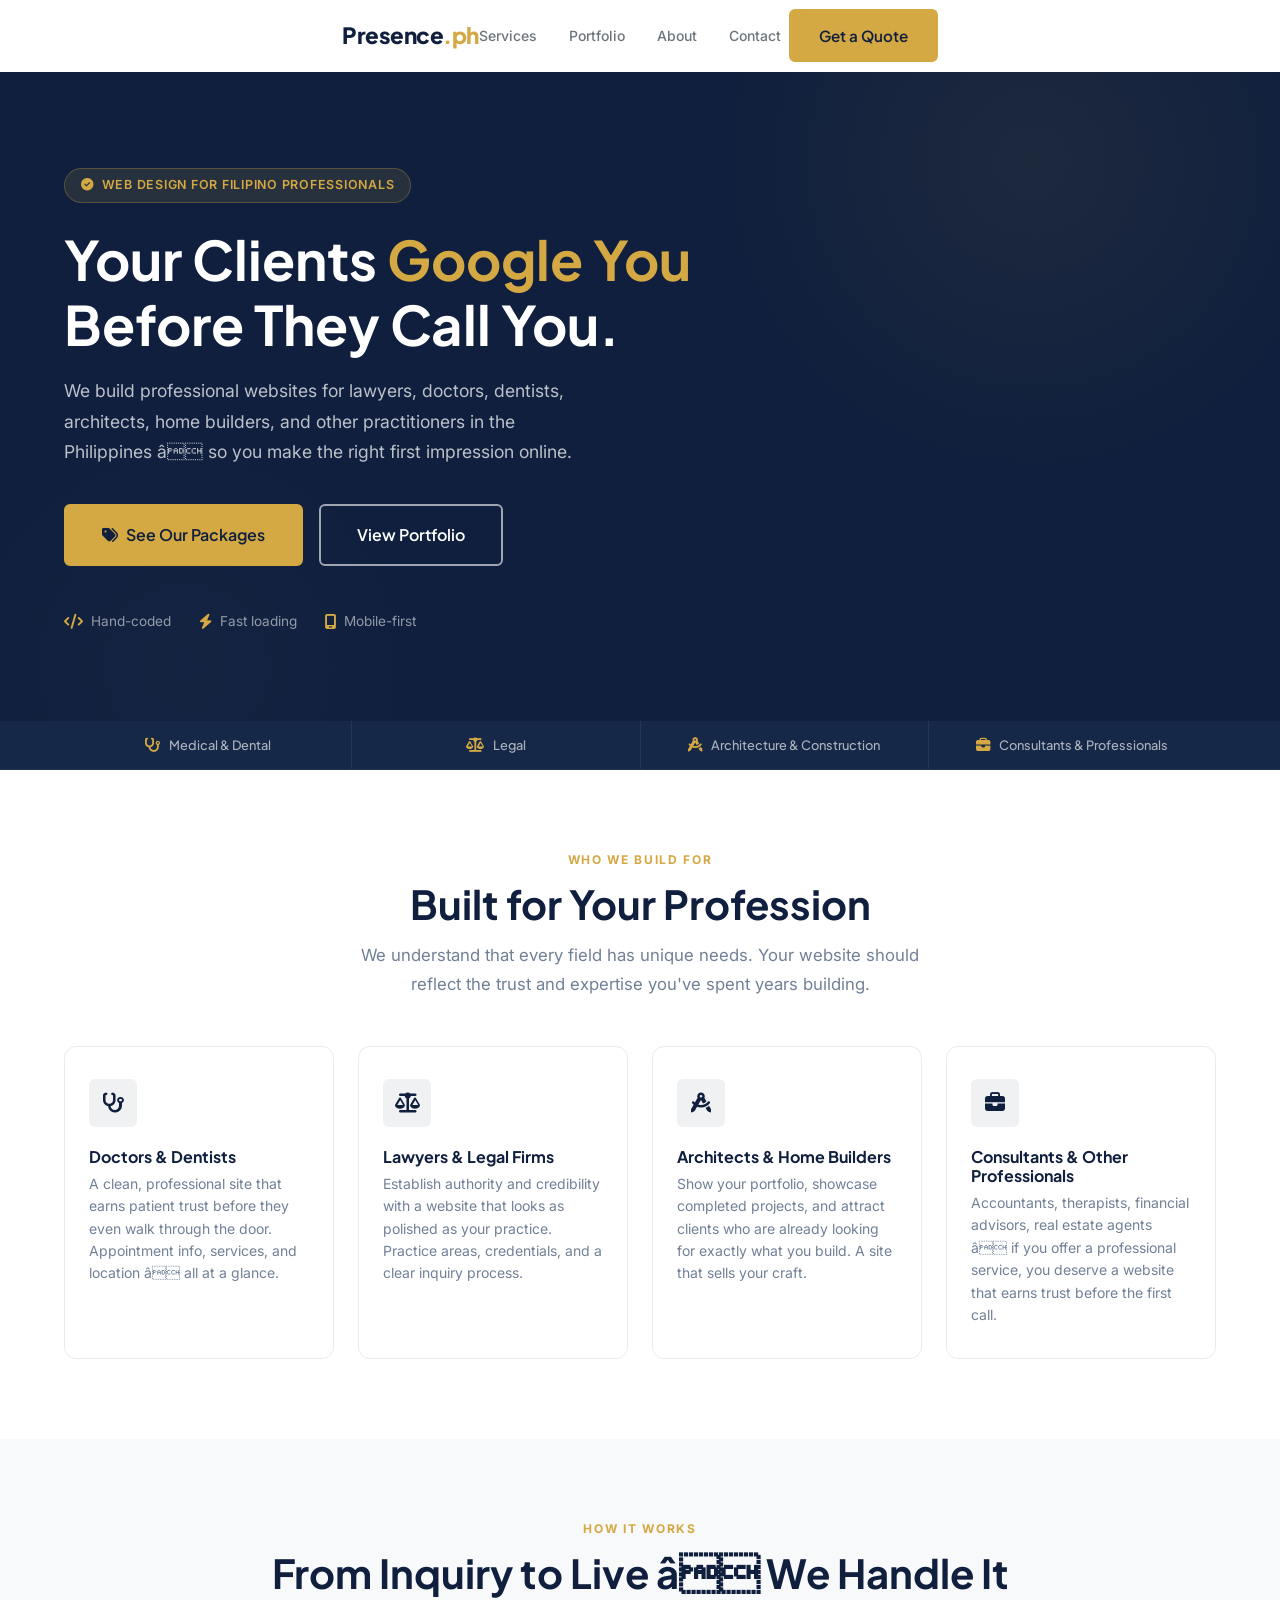
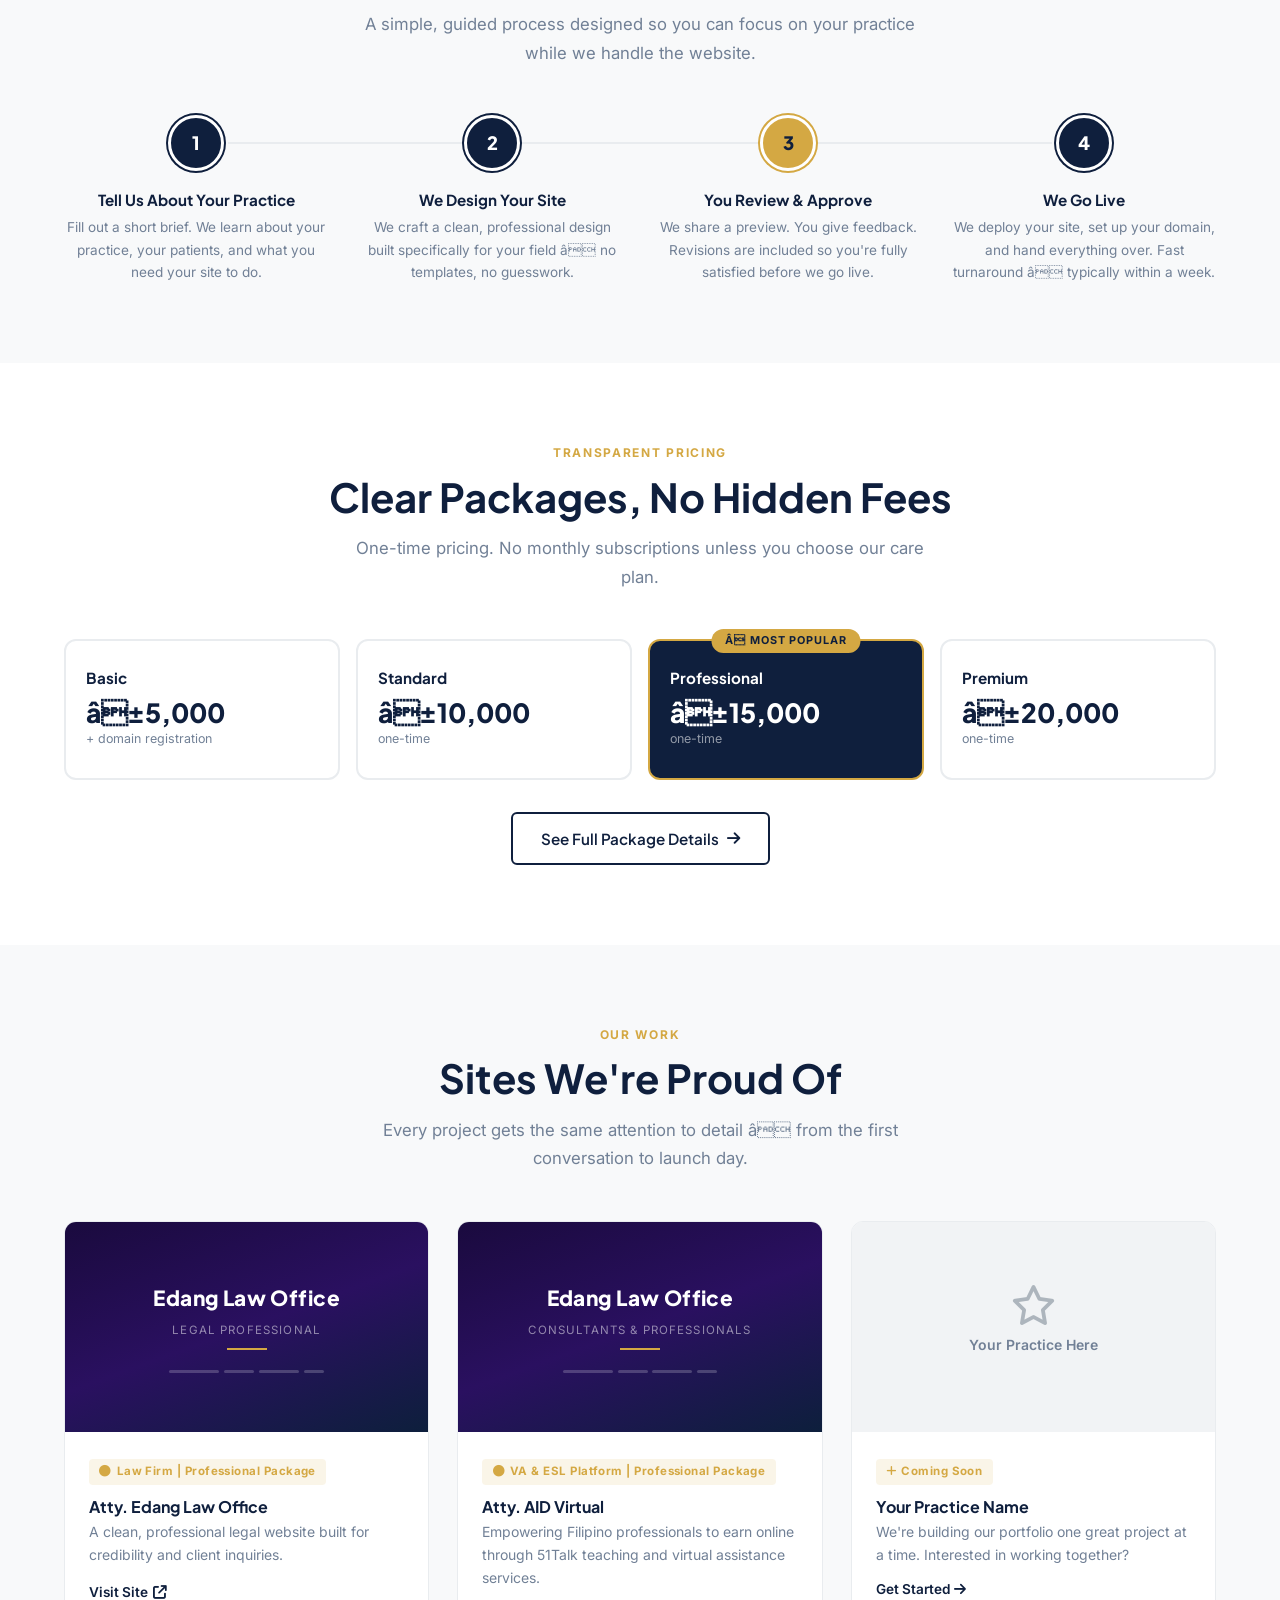
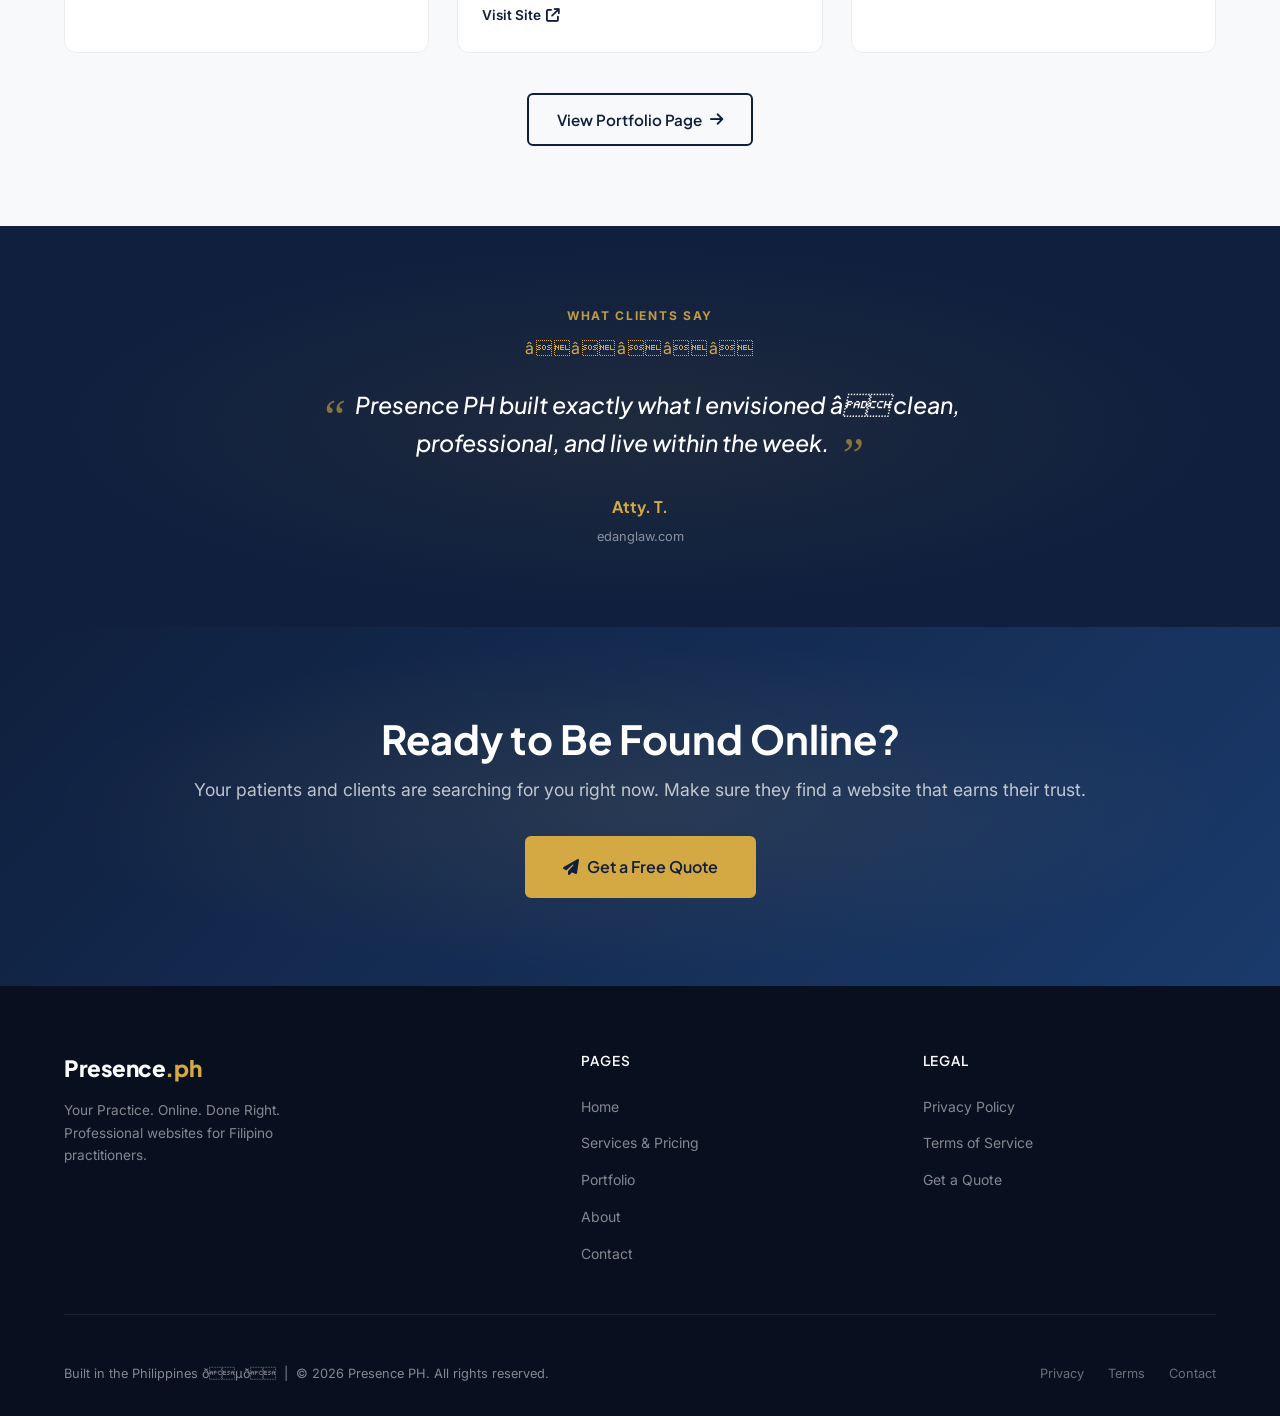
<file: index.html>
<!DOCTYPE html>
<html lang="en">
<head>
  <meta charset="UTF-8" />
  <meta name="viewport" content="width=device-width, initial-scale=1.0" />
  <title>Presence PH â Professional Websites for Filipino Professionals</title>
  <meta name="description" content="We build professional websites for doctors, dentists, lawyers, architects, home builders, and consultants in the Philippines. Hand-coded. Fast. Mobile-first." />

  <!-- Open Graph -->
  <meta property="og:type"        content="website" />
  <meta property="og:title"       content="Presence PH â Your Practice. Online. Done Right." />
  <meta property="og:description" content="Professional websites for Filipino lawyers, doctors, dentists, architects, home builders, and consultants. Hand-coded, fast, and mobile-first." />
  <meta property="og:url"         content="https://presenceph.online/" />
  <meta property="og:image"       content="https://presenceph.online/og-image.png" />
  <meta property="og:site_name"   content="Presence PH" />

  <!-- Twitter Card -->
  <meta name="twitter:card"        content="summary_large_image" />
  <meta name="twitter:title"       content="Presence PH â Your Practice. Online. Done Right." />
  <meta name="twitter:description" content="Professional websites for Filipino practitioners. Hand-coded, fast, mobile-first." />

  <!-- Fonts -->
  <link rel="preconnect" href="https://fonts.googleapis.com" />
  <link rel="preconnect" href="https://fonts.gstatic.com" crossorigin />
  <link href="https://fonts.googleapis.com/css2?family=Plus+Jakarta+Sans:wght@400;500;600;700;800&family=Inter:wght@400;500;600&display=swap" rel="stylesheet" />

  <!-- Icons -->
  <link rel="stylesheet" href="https://cdnjs.cloudflare.com/ajax/libs/font-awesome/6.5.0/css/all.min.css" />

  <!-- Stylesheet -->
  <link rel="stylesheet" href="styles.css" />

  <link rel="canonical" href="https://presenceph.online/" />
</head>
<body>

  <!-- ==================== NAVBAR ==================== -->
  <header>
    <nav class="navbar" id="navbar" role="navigation" aria-label="Main navigation">
      <div class="container">
        <div class="navbar__inner">
          <a href="index.html" class="navbar__logo" aria-label="Presence PH home">
            Presence<span>.ph</span>
          </a>

          <ul class="navbar__nav" role="list">
            <li><a href="services.html"  class="navbar__link">Services</a></li>
            <li><a href="portfolio.html" class="navbar__link">Portfolio</a></li>
            <li><a href="about.html"     class="navbar__link">About</a></li>
            <li><a href="contact.html"   class="navbar__link">Contact</a></li>
          </ul>

          <a href="contact.html" class="btn btn--primary navbar__cta">Get a Quote</a>

          <button class="navbar__hamburger" id="hamburger" aria-label="Toggle menu" aria-expanded="false">
            <span></span><span></span><span></span>
          </button>
        </div>
      </div>
    </nav>

    <!-- Mobile Nav -->
    <nav class="navbar__mobile" id="mobileNav" aria-label="Mobile navigation">
      <a href="services.html"  class="navbar__link">Services</a>
      <a href="portfolio.html" class="navbar__link">Portfolio</a>
      <a href="about.html"     class="navbar__link">About</a>
      <a href="contact.html"   class="navbar__link">Contact</a>
      <a href="contact.html"   class="btn btn--primary">Get a Quote</a>
    </nav>
  </header>

  <main>

    <!-- ==================== HERO ==================== -->
    <section class="hero" aria-label="Hero section">
      <div class="container">
        <div class="hero__content">
          <div class="hero__eyebrow">
            <i class="fa-solid fa-circle-check"></i>
            Web Design for Filipino Professionals
          </div>

          <h1 class="hero__headline">
            Your Clients <em>Google You</em><br />
            Before They Call You.
          </h1>

          <p class="hero__subheadline">
            We build professional websites for lawyers, doctors, dentists, architects, home builders, and other practitioners in the Philippines â so you make the right first impression online.
          </p>

          <div class="hero__ctas">
            <a href="services.html" class="btn btn--primary btn--lg">
              <i class="fa-solid fa-tags"></i> See Our Packages
            </a>
            <a href="portfolio.html" class="btn btn--outline btn--lg">
              View Portfolio
            </a>
          </div>

          <div class="hero__signals">
            <div class="hero__signal">
              <i class="fa-solid fa-code"></i>
              Hand-coded
            </div>
            <div class="hero__signal">
              <i class="fa-solid fa-bolt"></i>
              Fast loading
            </div>
            <div class="hero__signal">
              <i class="fa-solid fa-mobile-screen"></i>
              Mobile-first
            </div>
          </div>
        </div>
      </div>
    </section>

    <!-- ==================== SERVICES STRIP ==================== -->
    <div class="services-strip" role="complementary" aria-label="Practice types we serve">
      <div class="container">
        <div class="services-strip__inner">
          <a href="contact.html?practice=medical-dental" class="services-strip__item">
            <i class="fa-solid fa-stethoscope"></i>
            Medical &amp; Dental
          </a>
          <a href="contact.html?practice=legal" class="services-strip__item">
            <i class="fa-solid fa-scale-balanced"></i>
            Legal
          </a>
          <a href="contact.html?practice=architecture" class="services-strip__item">
            <i class="fa-solid fa-compass-drafting"></i>
            Architecture &amp; Construction
          </a>
          <a href="contact.html?practice=consultant" class="services-strip__item">
            <i class="fa-solid fa-briefcase"></i>
            Consultants &amp; Professionals
          </a>
        </div>
      </div>
    </div>

    <!-- ==================== WHO WE BUILD FOR ==================== -->
    <section class="section" aria-labelledby="who-heading">
      <div class="container">
        <div class="text-center fade-up">
          <span class="section__label">Who We Build For</span>
          <h2 class="section__title" id="who-heading">Built for Your Profession</h2>
          <p class="section__subtitle">We understand that every field has unique needs. Your website should reflect the trust and expertise you've spent years building.</p>
        </div>

        <div class="who-cards">
          <div class="who-card fade-up delay-1">
            <div class="who-card__icon"><i class="fa-solid fa-stethoscope"></i></div>
            <h3>Doctors &amp; Dentists</h3>
            <p>A clean, professional site that earns patient trust before they even walk through the door. Appointment info, services, and location â all at a glance.</p>
          </div>
          <div class="who-card fade-up delay-2">
            <div class="who-card__icon"><i class="fa-solid fa-scale-balanced"></i></div>
            <h3>Lawyers &amp; Legal Firms</h3>
            <p>Establish authority and credibility with a website that looks as polished as your practice. Practice areas, credentials, and a clear inquiry process.</p>
          </div>
          <div class="who-card fade-up delay-3">
            <div class="who-card__icon"><i class="fa-solid fa-compass-drafting"></i></div>
            <h3>Architects &amp; Home Builders</h3>
            <p>Show your portfolio, showcase completed projects, and attract clients who are already looking for exactly what you build. A site that sells your craft.</p>
          </div>
          <div class="who-card fade-up delay-4">
            <div class="who-card__icon"><i class="fa-solid fa-briefcase"></i></div>
            <h3>Consultants &amp; Other Professionals</h3>
            <p>Accountants, therapists, financial advisors, real estate agents â if you offer a professional service, you deserve a website that earns trust before the first call.</p>
          </div>
        </div>
      </div>
    </section>

    <!-- ==================== PROCESS ==================== -->
    <section class="section section--gray" aria-labelledby="process-heading">
      <div class="container">
        <div class="text-center fade-up">
          <span class="section__label">How It Works</span>
          <h2 class="section__title" id="process-heading">From Inquiry to Live â We Handle It</h2>
          <p class="section__subtitle">A simple, guided process designed so you can focus on your practice while we handle the website.</p>
        </div>

        <div class="process-steps">
          <div class="process-step fade-up delay-1">
            <div class="process-step__num step-default">1</div>
            <h3>Tell Us About Your Practice</h3>
            <p>Fill out a short brief. We learn about your practice, your patients, and what you need your site to do.</p>
          </div>
          <div class="process-step fade-up delay-2">
            <div class="process-step__num step-default">2</div>
            <h3>We Design Your Site</h3>
            <p>We craft a clean, professional design built specifically for your field â no templates, no guesswork.</p>
          </div>
          <div class="process-step fade-up delay-3">
            <div class="process-step__num step-gold">3</div>
            <h3>You Review &amp; Approve</h3>
            <p>We share a preview. You give feedback. Revisions are included so you're fully satisfied before we go live.</p>
          </div>
          <div class="process-step fade-up delay-4">
            <div class="process-step__num step-default">4</div>
            <h3>We Go Live</h3>
            <p>We deploy your site, set up your domain, and hand everything over. Fast turnaround â typically within a week.</p>
          </div>
        </div>
      </div>
    </section>

    <!-- ==================== PRICING PREVIEW ==================== -->
    <section class="section" aria-labelledby="pricing-heading">
      <div class="container">
        <div class="text-center fade-up">
          <span class="section__label">Transparent Pricing</span>
          <h2 class="section__title" id="pricing-heading">Clear Packages, No Hidden Fees</h2>
          <p class="section__subtitle">One-time pricing. No monthly subscriptions unless you choose our care plan.</p>
        </div>

        <div class="pricing-preview">
          <div class="pricing-preview-card fade-up delay-1">
            <h3>Basic</h3>
            <div class="price">â±5,000</div>
            <p class="price-note">+ domain registration</p>
          </div>
          <div class="pricing-preview-card fade-up delay-2">
            <h3>Standard</h3>
            <div class="price">â±10,000</div>
            <p class="price-note">one-time</p>
          </div>
          <div class="pricing-preview-card popular fade-up delay-3">
            <div class="popular-badge">â­ Most Popular</div>
            <h3>Professional</h3>
            <div class="price">â±15,000</div>
            <p class="price-note">one-time</p>
          </div>
          <div class="pricing-preview-card fade-up delay-4">
            <h3>Premium</h3>
            <div class="price">â±20,000</div>
            <p class="price-note">one-time</p>
          </div>
        </div>

        <div class="text-center fade-up">
          <a href="services.html" class="btn btn--outline-navy">
            See Full Package Details <i class="fa-solid fa-arrow-right"></i>
          </a>
        </div>
      </div>
    </section>

    <!-- ==================== PORTFOLIO TEASER ==================== -->
    <section class="section section--gray" aria-labelledby="portfolio-heading">
      <div class="container">
        <div class="text-center fade-up">
          <span class="section__label">Our Work</span>
          <h2 class="section__title" id="portfolio-heading">Sites We're Proud Of</h2>
          <p class="section__subtitle">Every project gets the same attention to detail â from the first conversation to launch day.</p>
        </div>

        <div class="portfolio-grid">
          <!-- Real project -->
          <div class="portfolio-card fade-up delay-1">
            <div class="portfolio-card__img portfolio-card__img--real">
              <div class="site-preview">
                <div class="site-preview-logo">Edang Law Office</div>
                <div class="site-preview-sub">Legal Professional</div>
                <div class="site-gold-accent"></div>
                <div class="site-preview-bar">
                  <span></span><span></span><span></span><span></span>
                </div>
              </div>
            </div>
            <div class="portfolio-card__body">
              <div class="portfolio-card__tag"><i class="fa-solid fa-circle"></i> Law Firm | Professional Package</div>
              <h3>Atty. Edang Law Office</h3>
              <p>A clean, professional legal website built for credibility and client inquiries.</p>
              <a href="https://edanglaw.com" target="_blank" rel="noopener noreferrer" class="portfolio-card__link">
                Visit Site <i class="fa-solid fa-arrow-up-right-from-square"></i>
              </a>
            </div>
          </div>

          <!-- Placeholder 1 -->
          <div class="portfolio-card fade-up delay-2">
            <div class="portfolio-card__img portfolio-card__img--real">
              <div class="site-preview">
                <div class="site-preview-logo">Edang Law Office</div>
                <div class="site-preview-sub">Consultants &amp; Professionals</div>
                <div class="site-gold-accent"></div>
                <div class="site-preview-bar">
                  <span></span><span></span><span></span><span></span>
                </div>
              </div>
            </div>
            <div class="portfolio-card__body">
              <div class="portfolio-card__tag"><i class="fa-solid fa-circle"></i> VA &amp; ESL Platform | Professional Package</div>
              <h3>Atty. AID Virtual</h3>
              <p>Empowering Filipino professionals to earn online through 51Talk teaching and virtual assistance services.</p>
              <a href="https://aidvirtual.net" target="_blank" rel="noopener noreferrer" class="portfolio-card__link">
                Visit Site <i class="fa-solid fa-arrow-up-right-from-square"></i>
              </a>
            </div>
          </div>

          <!-- Placeholder 1 -->
          

          <!-- Placeholder 2 -->
          <div class="portfolio-card fade-up delay-3">
            <div class="portfolio-card__img portfolio-card__img--placeholder">
              <div style="display:flex;flex-direction:column;align-items:center;gap:0.5rem;">
                <i class="fa-regular fa-star"></i>
                <p>Your Practice Here</p>
              </div>
            </div>
            <div class="portfolio-card__body">
              <div class="portfolio-card__tag"><i class="fa-solid fa-plus"></i> Coming Soon</div>
              <h3>Your Practice Name</h3>
              <p>We're building our portfolio one great project at a time. Interested in working together?</p>
              <div class="portfolio-card__placeholder-cta">
                <a href="contact.html" class="portfolio-card__link">
                  Get Started <i class="fa-solid fa-arrow-right"></i>
                </a>
              </div>
            </div>
          </div>
        </div>

        <div class="text-center fade-up" style="margin-top:2.5rem;">
          <a href="portfolio.html" class="btn btn--outline-navy">
            View Portfolio Page <i class="fa-solid fa-arrow-right"></i>
          </a>
        </div>
      </div>
    </section>

    <!-- ==================== TESTIMONIAL ==================== -->
    <section class="testimonial-section" aria-labelledby="testimonial-heading">
      <div class="container testimonial-inner">
        <div class="text-center fade-up">
          <span class="section__label" style="color:var(--gold);opacity:0.9;">What Clients Say</span>
        </div>
        <div class="testimonial-card fade-up delay-1">
          <div class="testimonial-stars" aria-label="5 stars">
            âââââ
          </div>
          <blockquote class="testimonial-card__quote">
            Presence PH built exactly what I envisioned â clean, professional, and live within the week.
          </blockquote>
          <div class="testimonial-card__author">
            <strong>Atty. T.</strong>
            <a href="https://edanglaw.com" target="_blank" rel="noopener noreferrer" style="color:rgba(255,255,255,0.5);font-size:0.8rem;">edanglaw.com</a>
          </div>
        </div>
      </div>
    </section>

    <!-- ==================== CTA BANNER ==================== -->
    <section class="cta-banner" aria-labelledby="cta-heading">
      <div class="container">
        <div class="fade-up">
          <h2 id="cta-heading">Ready to Be Found Online?</h2>
          <p>Your patients and clients are searching for you right now. Make sure they find a website that earns their trust.</p>
          <a href="contact.html" class="btn btn--primary btn--lg">
            <i class="fa-solid fa-paper-plane"></i> Get a Free Quote
          </a>
        </div>
      </div>
    </section>

  </main>

  <!-- ==================== FOOTER ==================== -->
  <footer class="footer" role="contentinfo">
    <div class="container">
      <div class="footer__inner">
        <div class="footer__brand">
          <a href="index.html" class="navbar__logo">Presence<span>.ph</span></a>
          <p class="footer__tagline">Your Practice. Online. Done Right.<br />Professional websites for Filipino practitioners.</p>
        </div>
        <div>
          <p class="footer__col-title">Pages</p>
          <ul class="footer__links">
            <li><a href="index.html">Home</a></li>
            <li><a href="services.html">Services &amp; Pricing</a></li>
            <li><a href="portfolio.html">Portfolio</a></li>
            <li><a href="about.html">About</a></li>
            <li><a href="contact.html">Contact</a></li>
          </ul>
        </div>
        <div>
          <p class="footer__col-title">Legal</p>
          <ul class="footer__links">
            <li><a href="privacy-policy.html">Privacy Policy</a></li>
            <li><a href="terms.html">Terms of Service</a></li>
            <li><a href="contact.html">Get a Quote</a></li>
          </ul>
        </div>
      </div>
      <div class="footer__bottom">
        <p>Built in the Philippines ðµð­ &nbsp;|&nbsp; &copy; <span id="year"></span> Presence PH. All rights reserved.</p>
        <div class="footer__bottom-links">
          <a href="privacy-policy.html">Privacy</a>
          <a href="terms.html">Terms</a>
          <a href="contact.html">Contact</a>
        </div>
      </div>
    </div>
  </footer>

  <script>
    // Year
    document.getElementById('year').textContent = new Date().getFullYear();

    // Sticky navbar shadow
    const navbar = document.getElementById('navbar');
    window.addEventListener('scroll', () => {
      navbar.classList.toggle('scrolled', window.scrollY > 10);
    }, { passive: true });

    // Mobile hamburger
    const hamburger  = document.getElementById('hamburger');
    const mobileNav  = document.getElementById('mobileNav');
    hamburger.addEventListener('click', () => {
      const open = mobileNav.classList.toggle('open');
      hamburger.setAttribute('aria-expanded', open);
    });
    document.addEventListener('click', (e) => {
      if (!navbar.contains(e.target) && !mobileNav.contains(e.target)) {
        mobileNav.classList.remove('open');
        hamburger.setAttribute('aria-expanded', false);
      }
    });

    // Intersection Observer â fade-up
    const observer = new IntersectionObserver((entries) => {
      entries.forEach(entry => {
        if (entry.isIntersecting) {
          entry.target.classList.add('visible');
          observer.unobserve(entry.target);
        }
      });
    }, { threshold: 0.12, rootMargin: '0px 0px -40px 0px' });

    document.querySelectorAll('.fade-up').forEach(el => observer.observe(el));

    // Active nav link
    document.querySelectorAll('.navbar__link').forEach(link => {
      if (link.href === window.location.href) link.classList.add('active');
    });
  </script>
</body>
</html>
</file>
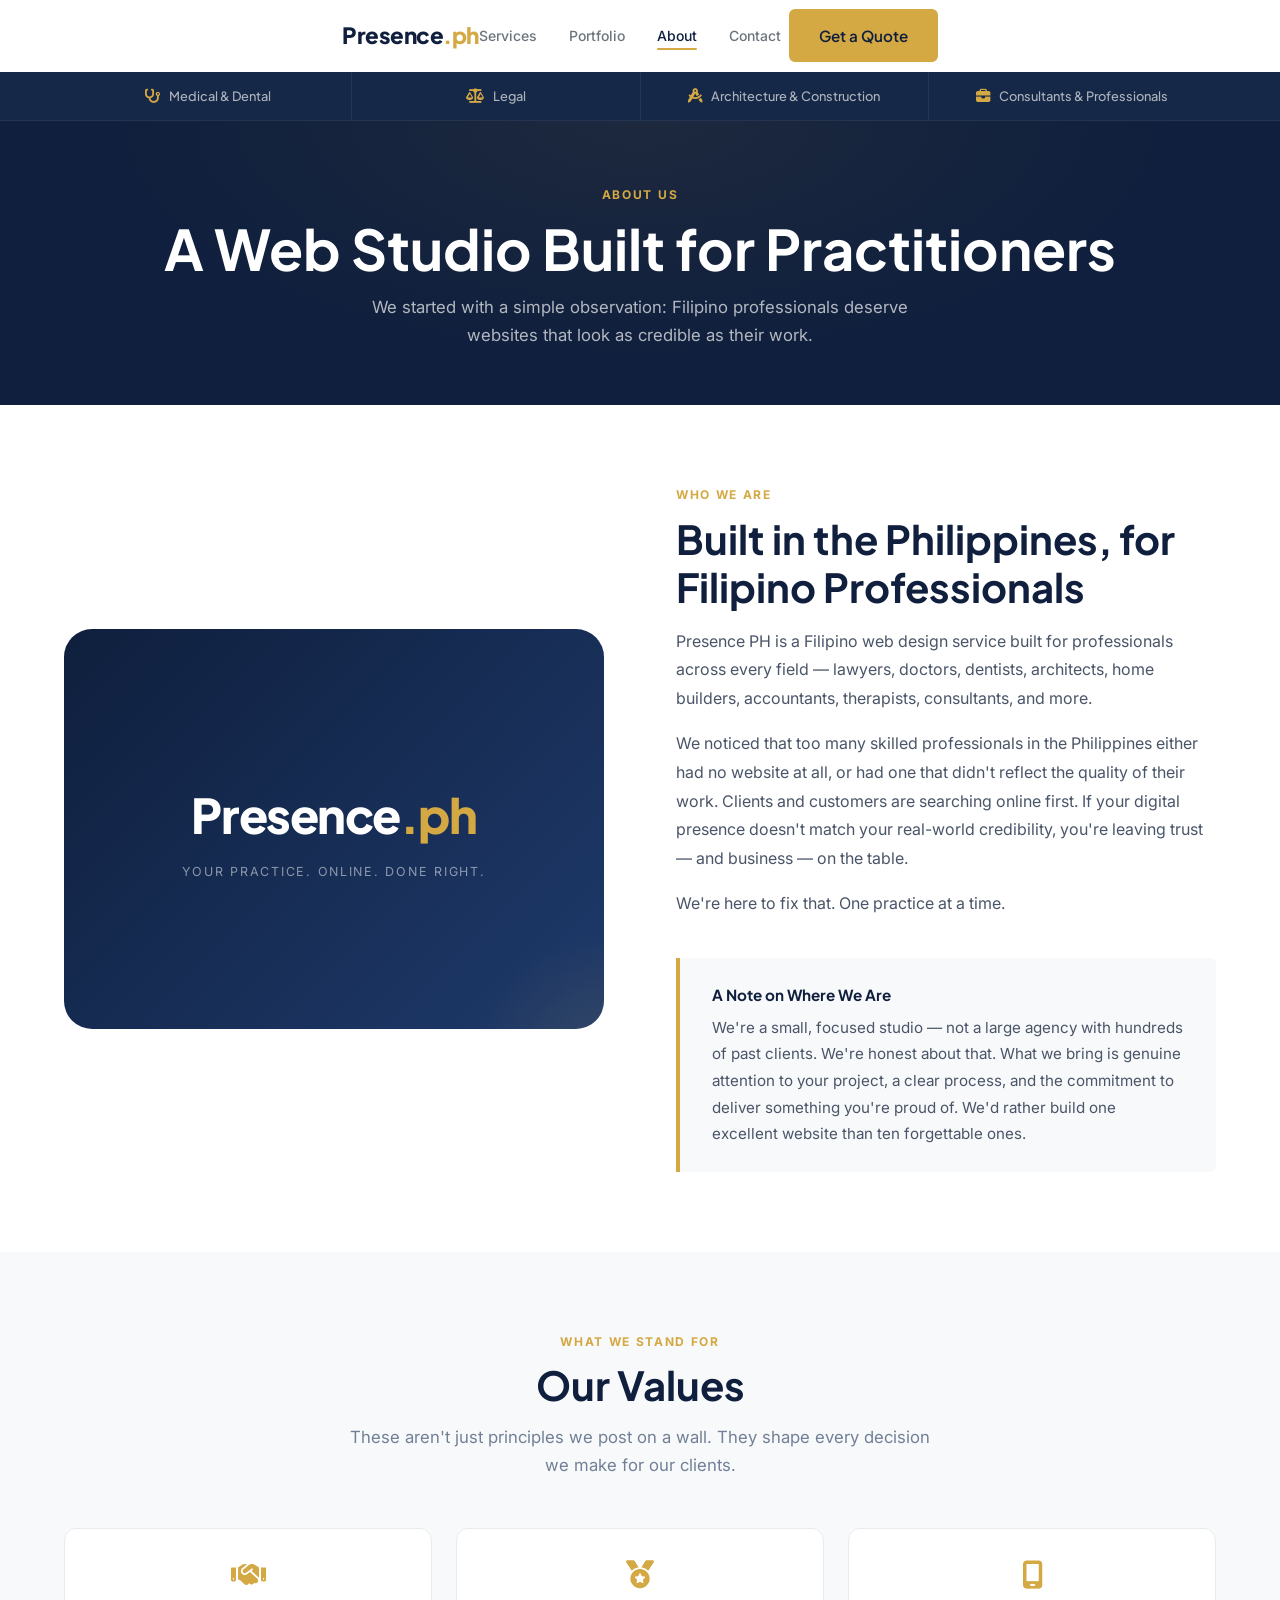
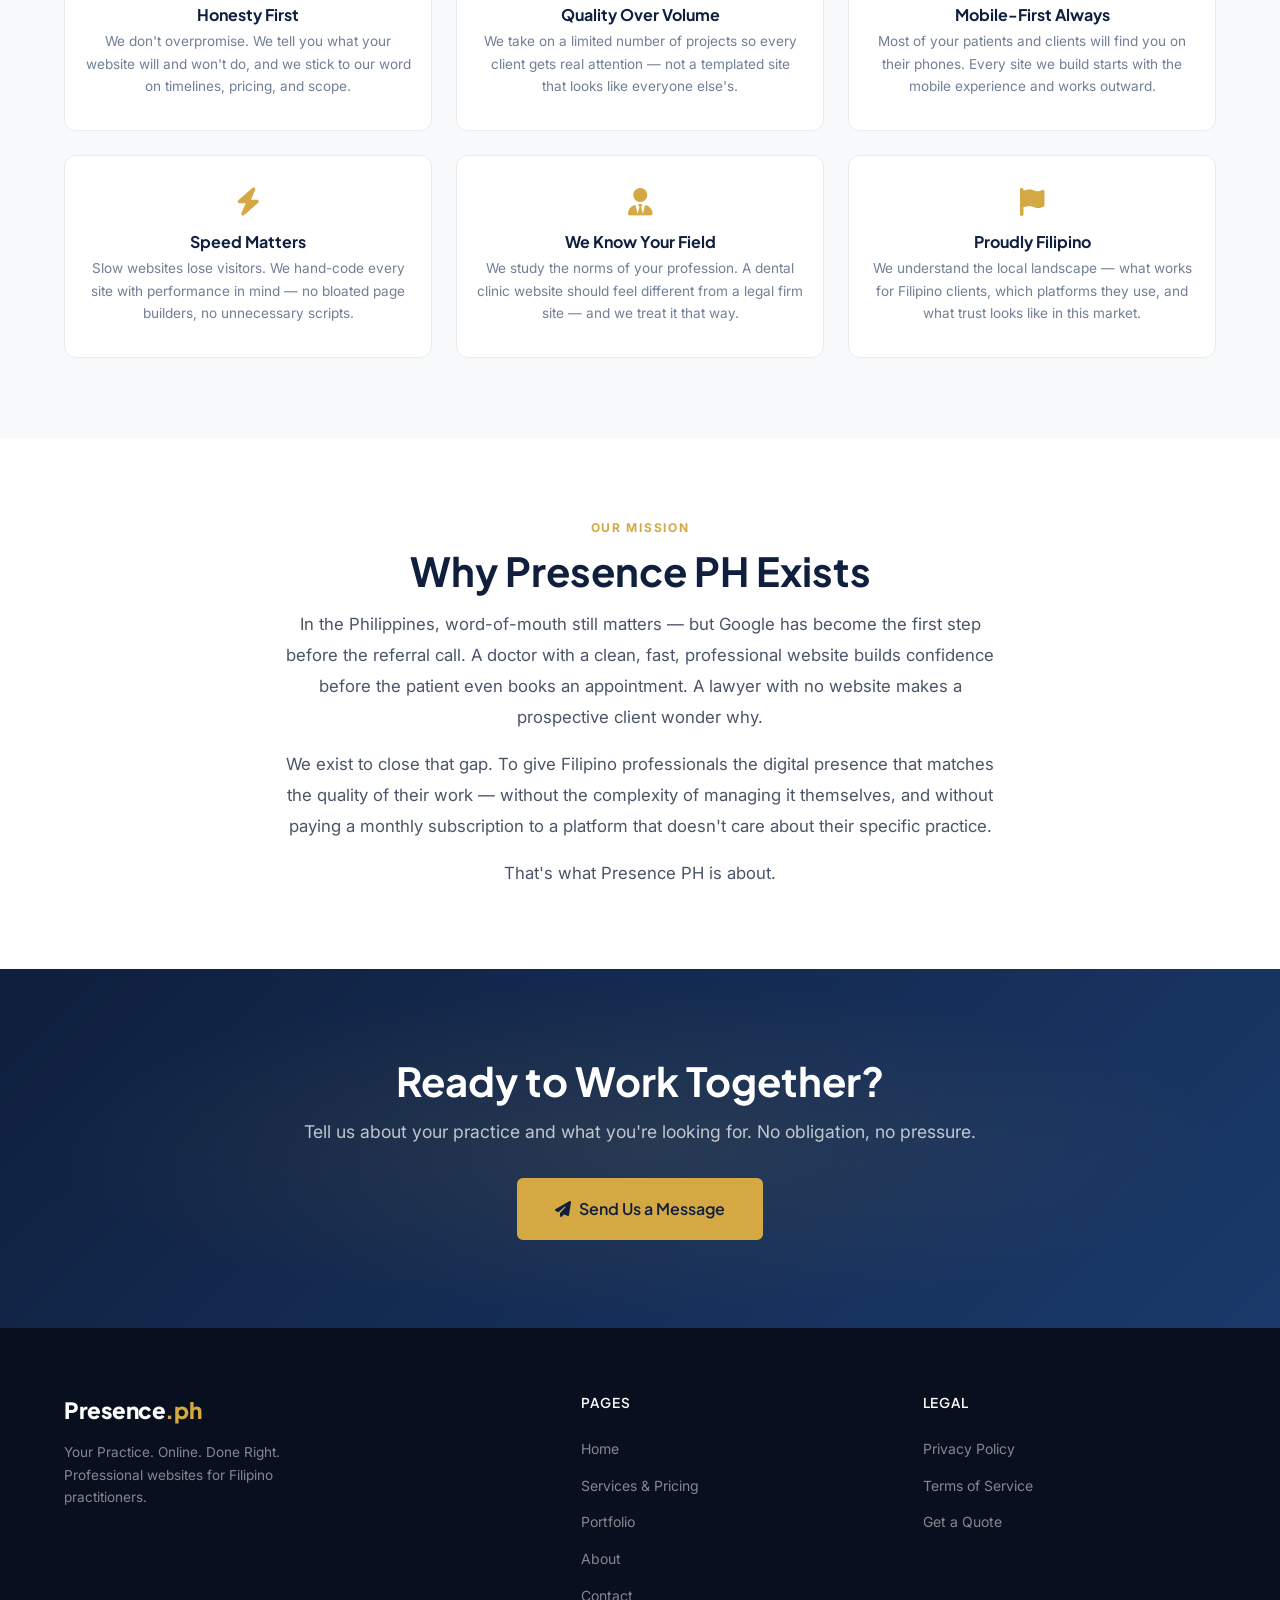
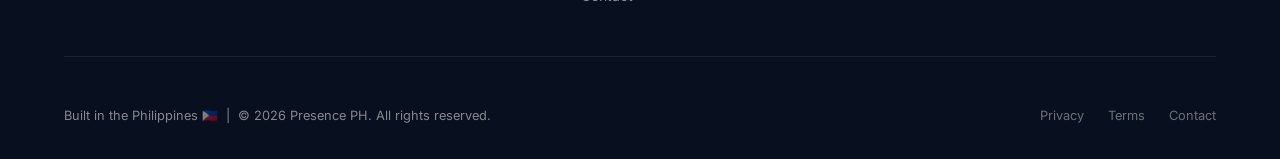
<file: about.html>
<!DOCTYPE html>
<html lang="en">
<head>
  <meta charset="UTF-8" />
  <meta name="viewport" content="width=device-width, initial-scale=1.0" />
  <title>About — Presence PH</title>
  <meta name="description" content="Learn about Presence PH — a Filipino web design service built specifically for service-based professionals who want a reliable, professional online presence." />

  <!-- Open Graph -->
  <meta property="og:type"        content="website" />
  <meta property="og:title"       content="About Presence PH" />
  <meta property="og:description" content="A web design service built for Filipino professionals — doctors, lawyers, dentists, and consultants who deserve a website that earns trust." />
  <meta property="og:url"         content="https://presenceph.online/about.html" />
  <meta property="og:image"       content="https://presenceph.online/og-image.png" />
  <meta property="og:site_name"   content="Presence PH" />

  <!-- Fonts -->
  <link rel="preconnect" href="https://fonts.googleapis.com" />
  <link rel="preconnect" href="https://fonts.gstatic.com" crossorigin />
  <link href="https://fonts.googleapis.com/css2?family=Plus+Jakarta+Sans:wght@400;500;600;700;800&family=Inter:wght@400;500;600&display=swap" rel="stylesheet" />

  <!-- Icons -->
  <link rel="stylesheet" href="https://cdnjs.cloudflare.com/ajax/libs/font-awesome/6.5.0/css/all.min.css" />

  <!-- Stylesheet -->
  <link rel="stylesheet" href="styles.css" />

  <link rel="canonical" href="https://presenceph.online/about.html" />
</head>
<body>

  <!-- NAVBAR -->
  <header>
    <nav class="navbar" id="navbar" role="navigation" aria-label="Main navigation">
      <div class="container">
        <div class="navbar__inner">
          <a href="index.html" class="navbar__logo">Presence<span>.ph</span></a>
          <ul class="navbar__nav" role="list">
            <li><a href="services.html"  class="navbar__link">Services</a></li>
            <li><a href="portfolio.html" class="navbar__link">Portfolio</a></li>
            <li><a href="about.html"     class="navbar__link active">About</a></li>
            <li><a href="contact.html"   class="navbar__link">Contact</a></li>
          </ul>
          <a href="contact.html" class="btn btn--primary navbar__cta">Get a Quote</a>
          <button class="navbar__hamburger" id="hamburger" aria-label="Toggle menu" aria-expanded="false">
            <span></span><span></span><span></span>
          </button>
        </div>
      </div>
    </nav>
    <nav class="navbar__mobile" id="mobileNav" aria-label="Mobile navigation">
      <a href="services.html"  class="navbar__link">Services</a>
      <a href="portfolio.html" class="navbar__link">Portfolio</a>
      <a href="about.html"     class="navbar__link">About</a>
      <a href="contact.html"   class="navbar__link">Contact</a>
      <a href="contact.html"   class="btn btn--primary">Get a Quote</a>
    </nav>
  </header>

  <!-- SERVICES STRIP -->
  <div class="services-strip">
    <div class="container">
            <div class="services-strip__inner">
        <a href="contact.html?practice=medical-dental" class="services-strip__item"><i class="fa-solid fa-stethoscope"></i> Medical &amp; Dental</a>
        <a href="contact.html?practice=legal" class="services-strip__item"><i class="fa-solid fa-scale-balanced"></i> Legal</a>
        <a href="contact.html?practice=architecture" class="services-strip__item"><i class="fa-solid fa-compass-drafting"></i> Architecture &amp; Construction</a>
        <a href="contact.html?practice=consultant" class="services-strip__item"><i class="fa-solid fa-briefcase"></i> Consultants &amp; Professionals</a>
      </div>
    </div>
  </div>

  <main>

    <!-- PAGE HERO -->
    <section class="page-hero">
      <div class="container">
        <span class="section__label" style="color:var(--gold);">About Us</span>
        <h1>A Web Studio Built for Practitioners</h1>
        <p>We started with a simple observation: Filipino professionals deserve websites that look as credible as their work.</p>
      </div>
    </section>

    <!-- ABOUT INTRO -->
    <section class="section" aria-labelledby="about-heading">
      <div class="container">
        <div class="about-intro">
          <div class="about-visual fade-up">
            <div class="about-visual__logo">Presence<span>.ph</span></div>
            <div class="about-visual__tagline">Your Practice. Online. Done Right.</div>
          </div>
          <div class="about-text fade-up delay-1">
            <span class="section__label">Who We Are</span>
            <h2 id="about-heading">Built in the Philippines, for Filipino Professionals</h2>
            <p>Presence PH is a Filipino web design service built for professionals across every field — lawyers, doctors, dentists, architects, home builders, accountants, therapists, consultants, and more.</p>
            <p>We noticed that too many skilled professionals in the Philippines either had no website at all, or had one that didn't reflect the quality of their work. Clients and customers are searching online first. If your digital presence doesn't match your real-world credibility, you're leaving trust — and business — on the table.</p>
            <p>We're here to fix that. One practice at a time.</p>

            <div class="founder-note">
              <strong style="display:block;margin-bottom:0.4rem;font-family:var(--font-heading);color:var(--navy);">A Note on Where We Are</strong>
              We're a small, focused studio — not a large agency with hundreds of past clients. We're honest about that. What we bring is genuine attention to your project, a clear process, and the commitment to deliver something you're proud of. We'd rather build one excellent website than ten forgettable ones.
            </div>
          </div>
        </div>
      </div>
    </section>

    <!-- VALUES -->
    <section class="section section--gray" aria-labelledby="values-heading">
      <div class="container">
        <div class="text-center fade-up">
          <span class="section__label">What We Stand For</span>
          <h2 class="section__title" id="values-heading">Our Values</h2>
          <p class="section__subtitle">These aren't just principles we post on a wall. They shape every decision we make for our clients.</p>
        </div>

        <div class="values-grid">
          <div class="value-card fade-up delay-1">
            <i class="fa-solid fa-handshake"></i>
            <h3>Honesty First</h3>
            <p>We don't overpromise. We tell you what your website will and won't do, and we stick to our word on timelines, pricing, and scope.</p>
          </div>
          <div class="value-card fade-up delay-2">
            <i class="fa-solid fa-medal"></i>
            <h3>Quality Over Volume</h3>
            <p>We take on a limited number of projects so every client gets real attention — not a templated site that looks like everyone else's.</p>
          </div>
          <div class="value-card fade-up delay-3">
            <i class="fa-solid fa-mobile-screen"></i>
            <h3>Mobile-First Always</h3>
            <p>Most of your patients and clients will find you on their phones. Every site we build starts with the mobile experience and works outward.</p>
          </div>
          <div class="value-card fade-up delay-1">
            <i class="fa-solid fa-bolt"></i>
            <h3>Speed Matters</h3>
            <p>Slow websites lose visitors. We hand-code every site with performance in mind — no bloated page builders, no unnecessary scripts.</p>
          </div>
          <div class="value-card fade-up delay-2">
            <i class="fa-solid fa-user-tie"></i>
            <h3>We Know Your Field</h3>
            <p>We study the norms of your profession. A dental clinic website should feel different from a legal firm site — and we treat it that way.</p>
          </div>
          <div class="value-card fade-up delay-3">
            <i class="fa-solid fa-flag"></i>
            <h3>Proudly Filipino</h3>
            <p>We understand the local landscape — what works for Filipino clients, which platforms they use, and what trust looks like in this market.</p>
          </div>
        </div>
      </div>
    </section>

    <!-- WHY WE EXIST -->
    <section class="section" aria-labelledby="why-heading">
      <div class="container">
        <div style="max-width:720px;margin:0 auto;text-align:center;" class="fade-up">
          <span class="section__label">Our Mission</span>
          <h2 class="section__title" id="why-heading">Why Presence PH Exists</h2>
          <p style="font-size:1.05rem;line-height:1.85;color:var(--text-body);">
            In the Philippines, word-of-mouth still matters — but Google has become the first step before the referral call. A doctor with a clean, fast, professional website builds confidence before the patient even books an appointment. A lawyer with no website makes a prospective client wonder why.
          </p>
          <p style="font-size:1.05rem;line-height:1.85;color:var(--text-body);">
            We exist to close that gap. To give Filipino professionals the digital presence that matches the quality of their work — without the complexity of managing it themselves, and without paying a monthly subscription to a platform that doesn't care about their specific practice.
          </p>
          <p style="font-size:1.05rem;line-height:1.85;color:var(--text-body);">
            That's what Presence PH is about.
          </p>
        </div>
      </div>
    </section>

    <!-- CTA BANNER -->
    <section class="cta-banner" aria-labelledby="cta-heading">
      <div class="container">
        <div class="fade-up">
          <h2 id="cta-heading">Ready to Work Together?</h2>
          <p>Tell us about your practice and what you're looking for. No obligation, no pressure.</p>
          <a href="contact.html" class="btn btn--primary btn--lg">
            <i class="fa-solid fa-paper-plane"></i> Send Us a Message
          </a>
        </div>
      </div>
    </section>

  </main>

  <!-- FOOTER -->
  <footer class="footer" role="contentinfo">
    <div class="container">
      <div class="footer__inner">
        <div class="footer__brand">
          <a href="index.html" class="navbar__logo">Presence<span>.ph</span></a>
          <p class="footer__tagline">Your Practice. Online. Done Right.<br />Professional websites for Filipino practitioners.</p>
        </div>
        <div>
          <p class="footer__col-title">Pages</p>
          <ul class="footer__links">
            <li><a href="index.html">Home</a></li>
            <li><a href="services.html">Services &amp; Pricing</a></li>
            <li><a href="portfolio.html">Portfolio</a></li>
            <li><a href="about.html">About</a></li>
            <li><a href="contact.html">Contact</a></li>
          </ul>
        </div>
        <div>
          <p class="footer__col-title">Legal</p>
          <ul class="footer__links">
            <li><a href="privacy-policy.html">Privacy Policy</a></li>
            <li><a href="terms.html">Terms of Service</a></li>
            <li><a href="contact.html">Get a Quote</a></li>
          </ul>
        </div>
      </div>
      <div class="footer__bottom">
        <p>Built in the Philippines 🇵🇭 &nbsp;|&nbsp; &copy; <span id="year"></span> Presence PH. All rights reserved.</p>
        <div class="footer__bottom-links">
          <a href="privacy-policy.html">Privacy</a>
          <a href="terms.html">Terms</a>
          <a href="contact.html">Contact</a>
        </div>
      </div>
    </div>
  </footer>

  <script>
    document.getElementById('year').textContent = new Date().getFullYear();
    const navbar = document.getElementById('navbar');
    window.addEventListener('scroll', () => navbar.classList.toggle('scrolled', window.scrollY > 10), { passive: true });
    const hamburger = document.getElementById('hamburger');
    const mobileNav = document.getElementById('mobileNav');
    hamburger.addEventListener('click', () => {
      const open = mobileNav.classList.toggle('open');
      hamburger.setAttribute('aria-expanded', open);
    });
    document.addEventListener('click', (e) => {
      if (!navbar.contains(e.target) && !mobileNav.contains(e.target)) {
        mobileNav.classList.remove('open');
        hamburger.setAttribute('aria-expanded', false);
      }
    });
    const observer = new IntersectionObserver((entries) => {
      entries.forEach(e => { if (e.isIntersecting) { e.target.classList.add('visible'); observer.unobserve(e.target); }});
    }, { threshold: 0.12, rootMargin: '0px 0px -40px 0px' });
    document.querySelectorAll('.fade-up').forEach(el => observer.observe(el));
  </script>
</body>
</html>
</file>
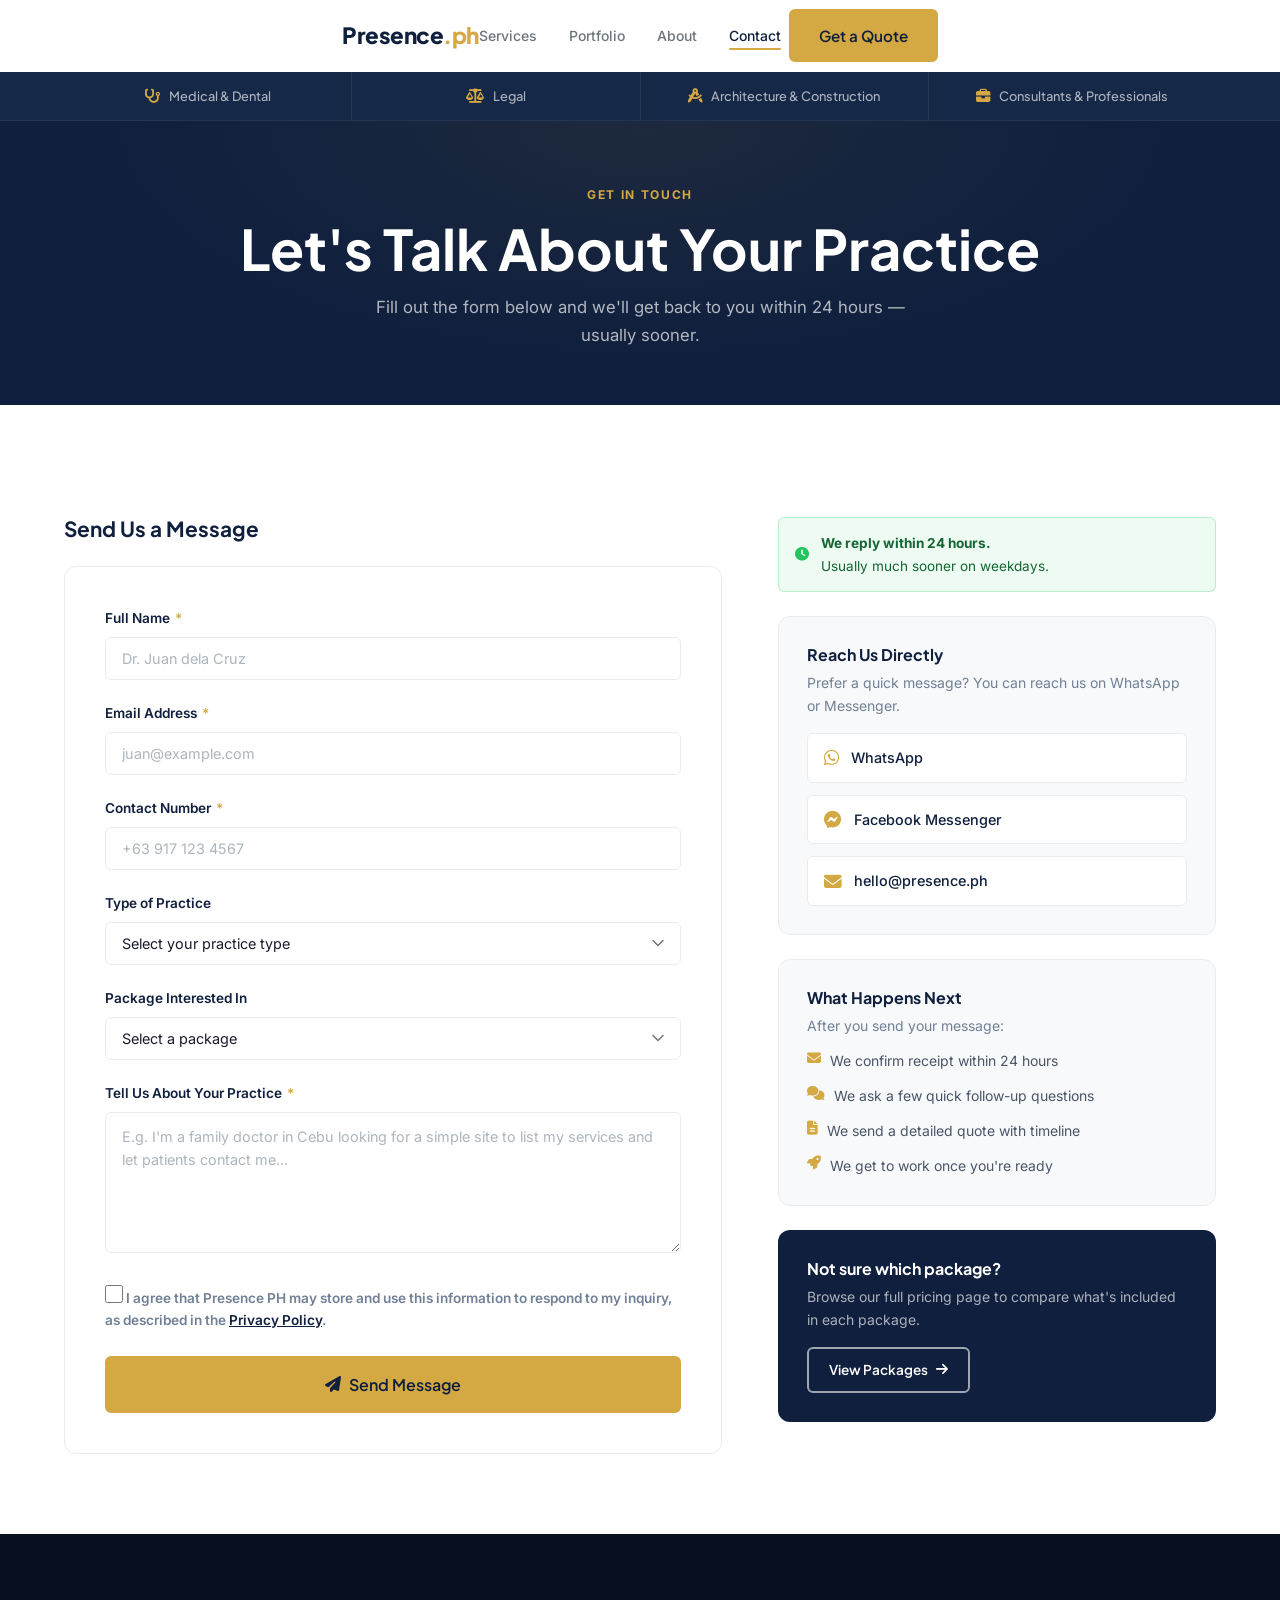
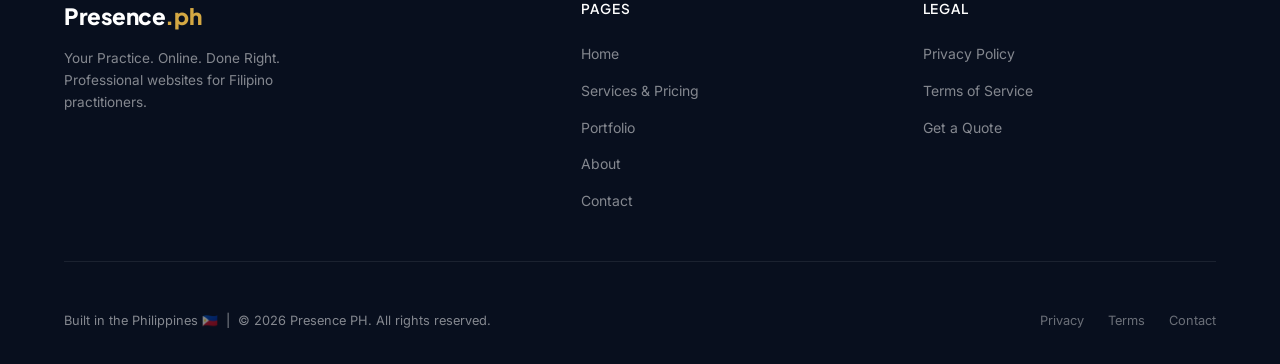
<file: contact.html>
<!DOCTYPE html>
<html lang="en">
<head>
  <meta charset="UTF-8" />
  <meta name="viewport" content="width=device-width, initial-scale=1.0" />
  <title>Contact &amp; Get a Quote — Presence PH</title>
  <meta name="description" content="Ready to get your professional website built? Send us a message and we'll get back to you within 24 hours." />

  <!-- Open Graph -->
  <meta property="og:type"        content="website" />
  <meta property="og:title"       content="Contact Presence PH — Get a Free Quote" />
  <meta property="og:description" content="Tell us about your practice and what you need. We reply within 24 hours." />
  <meta property="og:url"         content="https://presenceph.online/contact.html" />
  <meta property="og:image"       content="https://presenceph.online/og-image.png" />
  <meta property="og:site_name"   content="Presence PH" />

  <!-- Fonts -->
  <link rel="preconnect" href="https://fonts.googleapis.com" />
  <link rel="preconnect" href="https://fonts.gstatic.com" crossorigin />
  <link href="https://fonts.googleapis.com/css2?family=Plus+Jakarta+Sans:wght@400;500;600;700;800&family=Inter:wght@400;500;600&display=swap" rel="stylesheet" />

  <!-- Icons -->
  <link rel="stylesheet" href="https://cdnjs.cloudflare.com/ajax/libs/font-awesome/6.5.0/css/all.min.css" />

  <!-- Stylesheet -->
  <link rel="stylesheet" href="styles.css" />

  <link rel="canonical" href="https://presenceph.online/contact.html" />
</head>
<body>

  <!-- NAVBAR -->
  <header>
    <nav class="navbar" id="navbar" role="navigation" aria-label="Main navigation">
      <div class="container">
        <div class="navbar__inner">
          <a href="index.html" class="navbar__logo">Presence<span>.ph</span></a>
          <ul class="navbar__nav" role="list">
            <li><a href="services.html"  class="navbar__link">Services</a></li>
            <li><a href="portfolio.html" class="navbar__link">Portfolio</a></li>
            <li><a href="about.html"     class="navbar__link">About</a></li>
            <li><a href="contact.html"   class="navbar__link active">Contact</a></li>
          </ul>
          <a href="contact.html" class="btn btn--primary navbar__cta">Get a Quote</a>
          <button class="navbar__hamburger" id="hamburger" aria-label="Toggle menu" aria-expanded="false">
            <span></span><span></span><span></span>
          </button>
        </div>
      </div>
    </nav>
    <nav class="navbar__mobile" id="mobileNav" aria-label="Mobile navigation">
      <a href="services.html"  class="navbar__link">Services</a>
      <a href="portfolio.html" class="navbar__link">Portfolio</a>
      <a href="about.html"     class="navbar__link">About</a>
      <a href="contact.html"   class="navbar__link">Contact</a>
      <a href="contact.html"   class="btn btn--primary">Get a Quote</a>
    </nav>
  </header>

  <!-- SERVICES STRIP -->
  <div class="services-strip">
    <div class="container">
            <div class="services-strip__inner">
        <a href="contact.html?practice=medical-dental" class="services-strip__item"><i class="fa-solid fa-stethoscope"></i> Medical &amp; Dental</a>
        <a href="contact.html?practice=legal" class="services-strip__item"><i class="fa-solid fa-scale-balanced"></i> Legal</a>
        <a href="contact.html?practice=architecture" class="services-strip__item"><i class="fa-solid fa-compass-drafting"></i> Architecture &amp; Construction</a>
        <a href="contact.html?practice=consultant" class="services-strip__item"><i class="fa-solid fa-briefcase"></i> Consultants &amp; Professionals</a>
      </div>
    </div>
  </div>

  <main>

    <!-- PAGE HERO -->
    <section class="page-hero">
      <div class="container">
        <span class="section__label" style="color:var(--gold);">Get in Touch</span>
        <h1>Let's Talk About Your Practice</h1>
        <p>Fill out the form below and we'll get back to you within 24 hours — usually sooner.</p>
      </div>
    </section>

    <!-- CONTACT FORM + SIDEBAR -->
    <section class="section" aria-labelledby="contact-heading">
      <div class="container">

        <div class="contact-layout">

          <!-- FORM -->
          <div class="fade-up">
            <h2 id="contact-heading" style="margin-bottom:1.5rem;font-size:1.3rem;">Send Us a Message</h2>

            <div class="contact-form">

              <!-- Success State (shown after submission) -->
              <div class="form-success" id="formSuccess" role="alert" aria-live="polite">
                <i class="fa-solid fa-circle-check"></i>
                <h3>Message Received!</h3>
                <p>Thank you for reaching out. We'll review your inquiry and get back to you within 24 hours.</p>
                <a href="index.html" class="btn btn--outline-navy" style="margin-top:1.25rem;">Back to Home</a>
              </div>

              <form
                id="contactForm"
                action="https://formsubmit.co/hello@presenceph.online"
                method="POST"
                novalidate
                aria-label="Contact and quote request form"
              >
                <!-- Formsubmit.co config -->
                <input type="hidden" name="_subject" value="New inquiry — Presence PH" />
                <input type="hidden" name="_next" value="https://presenceph.online/contact.html?sent=1" />
                <input type="hidden" name="_captcha" value="false" />
                <input type="hidden" name="_template" value="table" />
                <div class="form-group">
                  <label for="name">Full Name <span class="required">*</span></label>
                  <input
                    type="text"
                    id="name"
                    name="name"
                    class="form-control"
                    placeholder="Dr. Juan dela Cruz"
                    required
                    autocomplete="name"
                  />
                </div>

                <div class="form-group">
                  <label for="email">Email Address <span class="required">*</span></label>
                  <input
                    type="email"
                    id="email"
                    name="email"
                    class="form-control"
                    placeholder="juan@example.com"
                    required
                    autocomplete="email"
                  />
                </div>

                <div class="form-group">
                  <label for="phone">Contact Number <span class="required">*</span></label>
                  <input
                    type="tel"
                    id="phone"
                    name="phone"
                    class="form-control"
                    placeholder="+63 917 123 4567"
                    required
                    autocomplete="tel"
                  />
                </div>

                <div class="form-group">
                  <label for="practice">Type of Practice</label>
                  <select id="practice" name="practice" class="form-control">
                    <option value="" disabled selected>Select your practice type</option>
                    <option value="medical-dental">Medical / Dental</option>
                    <option value="legal">Legal</option>
                    <option value="architecture">Architecture</option>
                    <option value="home-builder">Home Builder / Contractor</option>
                    <option value="accounting-finance">Accounting / Finance</option>
                    <option value="therapy-wellness">Therapy / Wellness</option>
                    <option value="consultant">Consultant</option>
                    <option value="other">Other</option>
                  </select>
                </div>

                <div class="form-group">
                  <label for="package">Package Interested In</label>
                  <select id="package" name="package" class="form-control">
                    <option value="" disabled selected>Select a package</option>
                    <option value="basic">Basic — ₱5,000</option>
                    <option value="standard">Standard — ₱10,000</option>
                    <option value="professional">Professional — ₱15,000</option>
                    <option value="premium">Premium — ₱20,000</option>
                    <option value="not-sure">Not sure yet</option>
                  </select>
                </div>

                <div class="form-group">
                  <label for="message">Tell Us About Your Practice <span class="required">*</span></label>
                  <textarea
                    id="message"
                    name="message"
                    class="form-control"
                    placeholder="E.g. I'm a family doctor in Cebu looking for a simple site to list my services and let patients contact me..."
                    rows="5"
                    required
                  ></textarea>
                </div>

                <div class="form-group">
                  <label class="form-checkbox">
                    <input type="checkbox" id="consent" name="consent" required />
                    <span>
                      I agree that Presence PH may store and use this information to respond to my inquiry, as described in the
                      <a href="privacy-policy.html">Privacy Policy</a>.
                    </span>
                  </label>
                </div>

                <div class="form-submit">
                  <button type="submit" class="btn btn--primary btn--lg btn--full">
                    <i class="fa-solid fa-paper-plane"></i> Send Message
                  </button>
                </div>

              </form>
            </div><!-- .contact-form -->
          </div>

          <!-- SIDEBAR -->
          <aside class="contact-sidebar fade-up delay-2" aria-label="Contact information">

            <!-- Response time -->
            <div class="response-badge">
              <i class="fa-solid fa-clock"></i>
              <span><strong>We reply within 24 hours.</strong><br />Usually much sooner on weekdays.</span>
            </div>

            <!-- Quick contact -->
            <div class="contact-info-card">
              <h3>Reach Us Directly</h3>
              <p>Prefer a quick message? You can reach us on WhatsApp or Messenger.</p>
              <div class="contact-links">
                <!--
                  UPDATE THESE LINKS:
                  WhatsApp: Replace YOUR_NUMBER with your number in international format (e.g. 639171234567)
                  Messenger: Replace YOUR_PAGE_ID with your Facebook page username or ID
                -->
                <a href="https://wa.me/639000000000?text=Hi%20Presence%20PH%2C%20I%27d%20like%20to%20inquire%20about%20a%20website." target="_blank" rel="noopener noreferrer" class="contact-link">
                  <i class="fa-brands fa-whatsapp"></i>
                  WhatsApp
                </a>
                <a href="https://m.me/presenceph" target="_blank" rel="noopener noreferrer" class="contact-link">
                  <i class="fa-brands fa-facebook-messenger"></i>
                  Facebook Messenger
                </a>
                <a href="mailto:hello@presence.ph" class="contact-link">
                  <i class="fa-solid fa-envelope"></i>
                  hello@presence.ph
                </a>
              </div>
            </div>

            <!-- What to expect -->
            <div class="contact-info-card">
              <h3>What Happens Next</h3>
              <p style="margin-bottom:0.75rem;">After you send your message:</p>
              <ul style="display:flex;flex-direction:column;gap:0.75rem;padding:0;list-style:none;">
                <li style="display:flex;align-items:flex-start;gap:0.6rem;font-size:0.875rem;color:var(--text-body);">
                  <i class="fa-solid fa-envelope" style="color:var(--gold);margin-top:2px;flex-shrink:0;"></i>
                  We confirm receipt within 24 hours
                </li>
                <li style="display:flex;align-items:flex-start;gap:0.6rem;font-size:0.875rem;color:var(--text-body);">
                  <i class="fa-solid fa-comments" style="color:var(--gold);margin-top:2px;flex-shrink:0;"></i>
                  We ask a few quick follow-up questions
                </li>
                <li style="display:flex;align-items:flex-start;gap:0.6rem;font-size:0.875rem;color:var(--text-body);">
                  <i class="fa-solid fa-file-lines" style="color:var(--gold);margin-top:2px;flex-shrink:0;"></i>
                  We send a detailed quote with timeline
                </li>
                <li style="display:flex;align-items:flex-start;gap:0.6rem;font-size:0.875rem;color:var(--text-body);">
                  <i class="fa-solid fa-rocket" style="color:var(--gold);margin-top:2px;flex-shrink:0;"></i>
                  We get to work once you're ready
                </li>
              </ul>
            </div>

            <!-- Package quick-link -->
            <div class="contact-info-card" style="background:var(--navy);border-color:transparent;">
              <h3 style="color:var(--white);">Not sure which package?</h3>
              <p style="color:rgba(255,255,255,0.65);">Browse our full pricing page to compare what's included in each package.</p>
              <a href="services.html" class="btn btn--outline" style="font-size:0.85rem;padding:0.6rem 1.25rem;">
                View Packages <i class="fa-solid fa-arrow-right"></i>
              </a>
            </div>

          </aside>
        </div>
      </div>
    </section>

  </main>

  <!-- FOOTER -->
  <footer class="footer" role="contentinfo">
    <div class="container">
      <div class="footer__inner">
        <div class="footer__brand">
          <a href="index.html" class="navbar__logo">Presence<span>.ph</span></a>
          <p class="footer__tagline">Your Practice. Online. Done Right.<br />Professional websites for Filipino practitioners.</p>
        </div>
        <div>
          <p class="footer__col-title">Pages</p>
          <ul class="footer__links">
            <li><a href="index.html">Home</a></li>
            <li><a href="services.html">Services &amp; Pricing</a></li>
            <li><a href="portfolio.html">Portfolio</a></li>
            <li><a href="about.html">About</a></li>
            <li><a href="contact.html">Contact</a></li>
          </ul>
        </div>
        <div>
          <p class="footer__col-title">Legal</p>
          <ul class="footer__links">
            <li><a href="privacy-policy.html">Privacy Policy</a></li>
            <li><a href="terms.html">Terms of Service</a></li>
            <li><a href="contact.html">Get a Quote</a></li>
          </ul>
        </div>
      </div>
      <div class="footer__bottom">
        <p>Built in the Philippines 🇵🇭 &nbsp;|&nbsp; &copy; <span id="year"></span> Presence PH. All rights reserved.</p>
        <div class="footer__bottom-links">
          <a href="privacy-policy.html">Privacy</a>
          <a href="terms.html">Terms</a>
          <a href="contact.html">Contact</a>
        </div>
      </div>
    </div>
  </footer>

  <script>
    document.getElementById('year').textContent = new Date().getFullYear();

    // Navbar
    const navbar = document.getElementById('navbar');
    window.addEventListener('scroll', () => navbar.classList.toggle('scrolled', window.scrollY > 10), { passive: true });
    const hamburger = document.getElementById('hamburger');
    const mobileNav = document.getElementById('mobileNav');
    hamburger.addEventListener('click', () => {
      const open = mobileNav.classList.toggle('open');
      hamburger.setAttribute('aria-expanded', open);
    });
    document.addEventListener('click', (e) => {
      if (!navbar.contains(e.target) && !mobileNav.contains(e.target)) {
        mobileNav.classList.remove('open');
        hamburger.setAttribute('aria-expanded', false);
      }
    });

    // Intersection observer
    const observer = new IntersectionObserver((entries) => {
      entries.forEach(e => { if (e.isIntersecting) { e.target.classList.add('visible'); observer.unobserve(e.target); }});
    }, { threshold: 0.12, rootMargin: '0px 0px -40px 0px' });
    document.querySelectorAll('.fade-up').forEach(el => observer.observe(el));

    // Pre-select dropdowns from URL params
    (function() {
      const params = new URLSearchParams(window.location.search);
      const pkg      = params.get('package');
      const practice = params.get('practice');
      if (pkg) {
        const sel = document.getElementById('package');
        if (sel) { const opt = sel.querySelector(`option[value="${pkg}"]`); if (opt) opt.selected = true; }
      }
      if (practice) {
        const sel = document.getElementById('practice');
        if (sel) { const opt = sel.querySelector(`option[value="${practice}"]`); if (opt) opt.selected = true; }
      }
    })();

    // Show success state if redirected back after submission
    const form    = document.getElementById('contactForm');
    const success = document.getElementById('formSuccess');

    if (new URLSearchParams(window.location.search).get('sent') === '1') {
      form.style.display = 'none';
      success.style.display = 'block';
    }

    // Validate before allowing native form POST
    form.addEventListener('submit', (e) => {
      const name    = form.name.value.trim();
      const email   = form.email.value.trim();
      const phone   = form.phone.value.trim();
      const message = form.message.value.trim();
      const consent = form.consent.checked;

      if (!name || !email || !phone || !message) {
        e.preventDefault();
        alert('Please fill in all required fields.');
        return;
      }
      if (!/^[^\s@]+@[^\s@]+\.[^\s@]+$/.test(email)) {
        e.preventDefault();
        alert('Please enter a valid email address.');
        return;
      }
      if (!consent) {
        e.preventDefault();
        alert('Please agree to the privacy policy to proceed.');
        return;
      }

      // Valid — let the form POST to Formsubmit.co
      const submitBtn = form.querySelector('[type="submit"]');
      submitBtn.disabled = true;
      submitBtn.innerHTML = '<i class="fa-solid fa-spinner fa-spin"></i> Sending...';
    });
  </script>
</body>
</html>
</file>
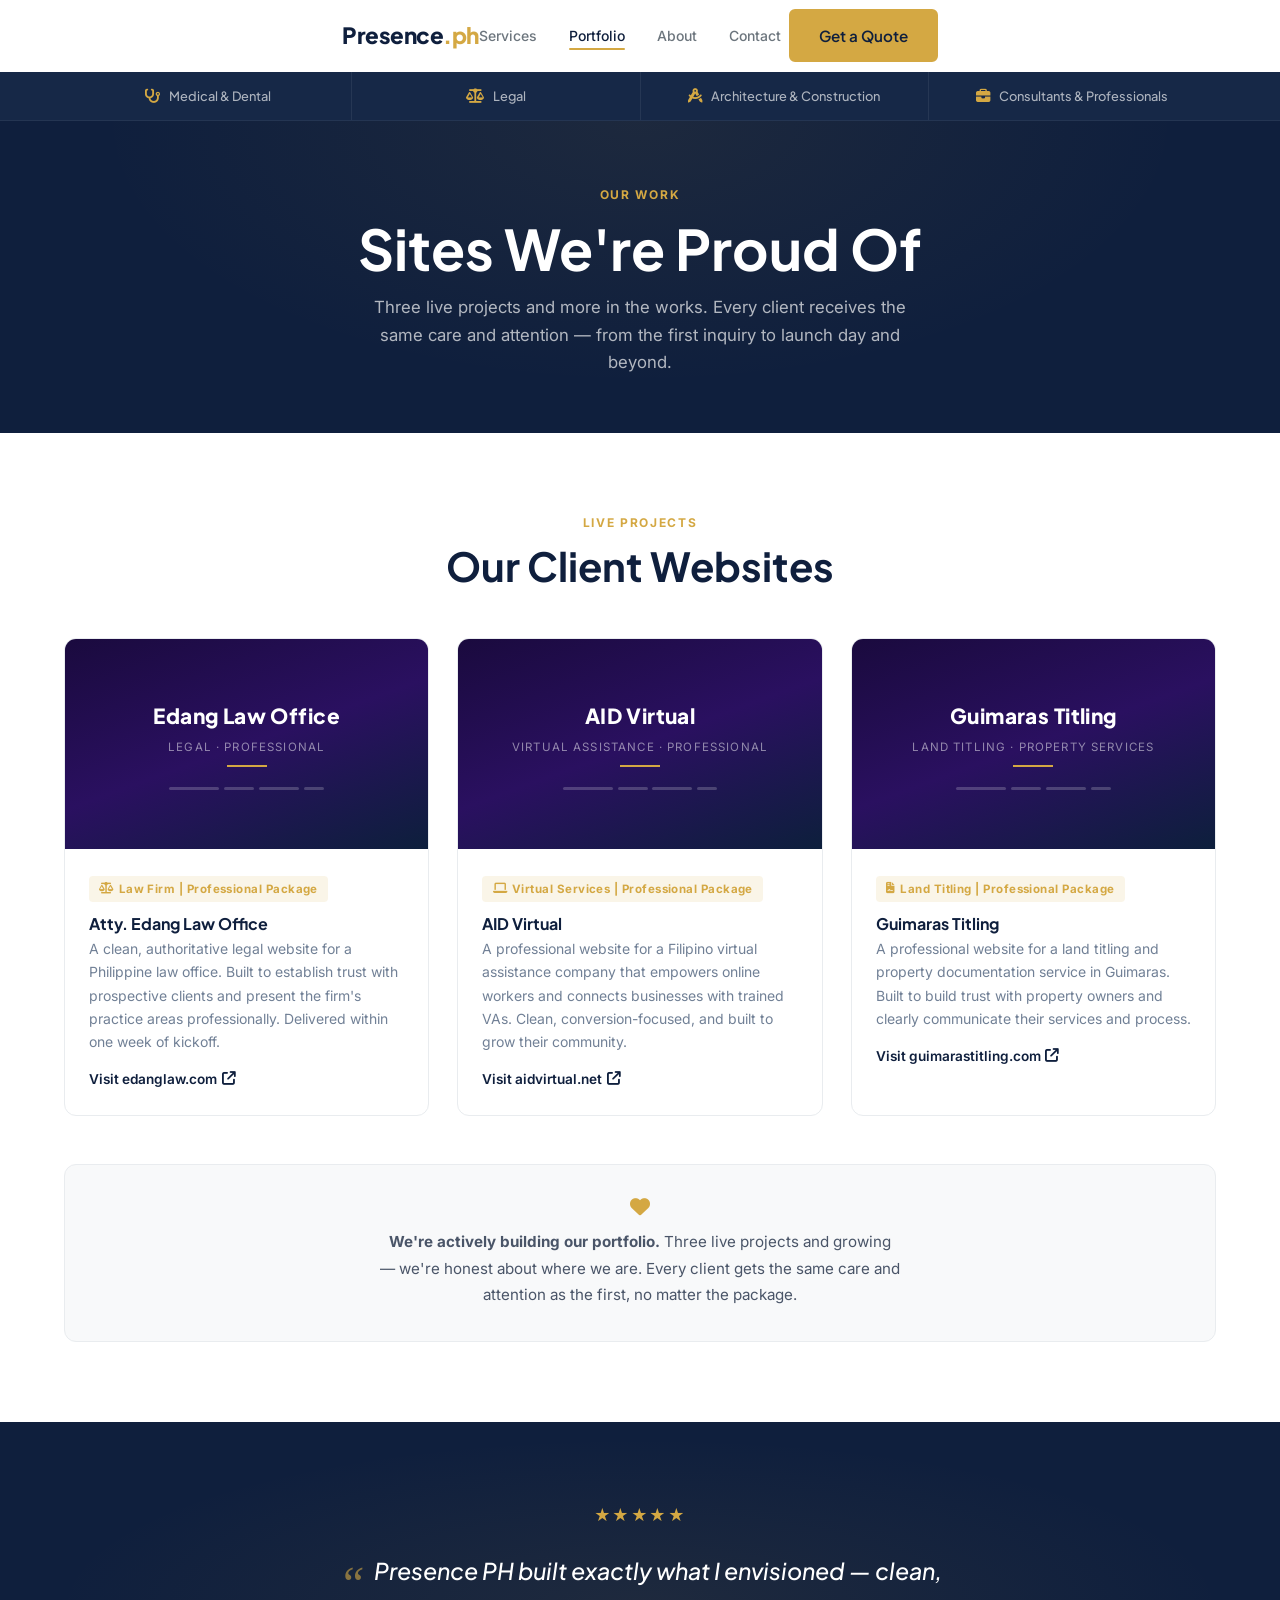
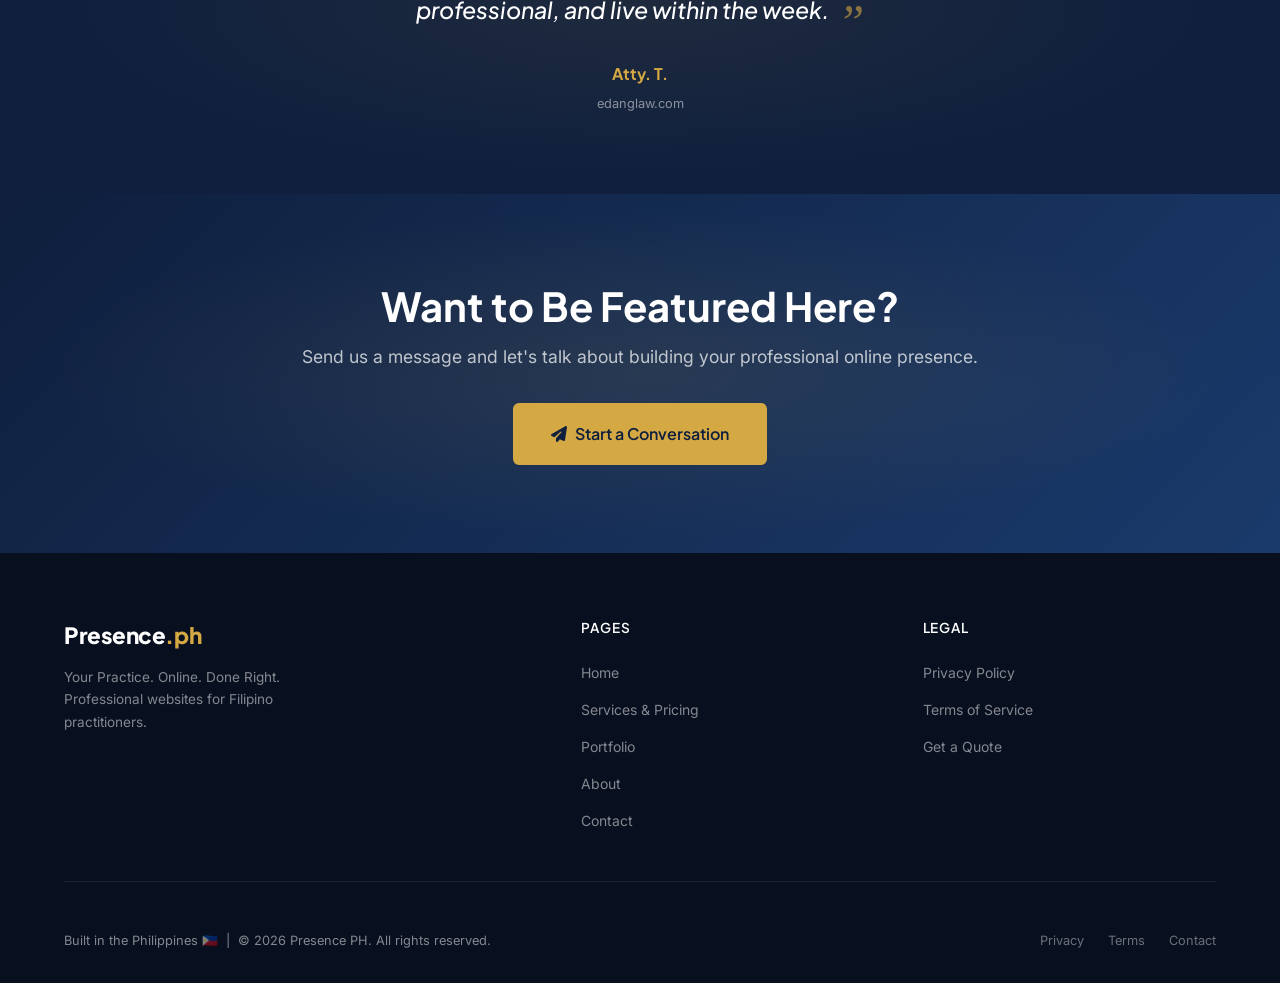
<file: portfolio.html>
<!DOCTYPE html>
<html lang="en">
<head>
  <meta charset="UTF-8" />
  <meta name="viewport" content="width=device-width, initial-scale=1.0" />
  <title>Portfolio — Presence PH</title>
  <meta name="description" content="See the websites Presence PH has built for Filipino professionals. Quality over quantity — every project gets our full attention." />

  <!-- Open Graph -->
  <meta property="og:type"        content="website" />
  <meta property="og:title"       content="Portfolio — Presence PH" />
  <meta property="og:description" content="Professional websites built for Filipino practitioners. See our work and become our next success story." />
  <meta property="og:url"         content="https://presenceph.online/portfolio.html" />
  <meta property="og:image"       content="https://presenceph.online/og-image.png" />
  <meta property="og:site_name"   content="Presence PH" />

  <!-- Fonts -->
  <link rel="preconnect" href="https://fonts.googleapis.com" />
  <link rel="preconnect" href="https://fonts.gstatic.com" crossorigin />
  <link href="https://fonts.googleapis.com/css2?family=Plus+Jakarta+Sans:wght@400;500;600;700;800&family=Inter:wght@400;500;600&display=swap" rel="stylesheet" />

  <!-- Icons -->
  <link rel="stylesheet" href="https://cdnjs.cloudflare.com/ajax/libs/font-awesome/6.5.0/css/all.min.css" />

  <!-- Stylesheet -->
  <link rel="stylesheet" href="styles.css" />

  <link rel="canonical" href="https://presenceph.online/portfolio.html" />
</head>
<body>

  <!-- NAVBAR -->
  <header>
    <nav class="navbar" id="navbar" role="navigation" aria-label="Main navigation">
      <div class="container">
        <div class="navbar__inner">
          <a href="index.html" class="navbar__logo">Presence<span>.ph</span></a>
          <ul class="navbar__nav" role="list">
            <li><a href="services.html"  class="navbar__link">Services</a></li>
            <li><a href="portfolio.html" class="navbar__link active">Portfolio</a></li>
            <li><a href="about.html"     class="navbar__link">About</a></li>
            <li><a href="contact.html"   class="navbar__link">Contact</a></li>
          </ul>
          <a href="contact.html" class="btn btn--primary navbar__cta">Get a Quote</a>
          <button class="navbar__hamburger" id="hamburger" aria-label="Toggle menu" aria-expanded="false">
            <span></span><span></span><span></span>
          </button>
        </div>
      </div>
    </nav>
    <nav class="navbar__mobile" id="mobileNav" aria-label="Mobile navigation">
      <a href="services.html"  class="navbar__link">Services</a>
      <a href="portfolio.html" class="navbar__link">Portfolio</a>
      <a href="about.html"     class="navbar__link">About</a>
      <a href="contact.html"   class="navbar__link">Contact</a>
      <a href="contact.html"   class="btn btn--primary">Get a Quote</a>
    </nav>
  </header>

  <!-- SERVICES STRIP -->
  <div class="services-strip">
    <div class="container">
            <div class="services-strip__inner">
        <a href="contact.html?practice=medical-dental" class="services-strip__item"><i class="fa-solid fa-stethoscope"></i> Medical &amp; Dental</a>
        <a href="contact.html?practice=legal" class="services-strip__item"><i class="fa-solid fa-scale-balanced"></i> Legal</a>
        <a href="contact.html?practice=architecture" class="services-strip__item"><i class="fa-solid fa-compass-drafting"></i> Architecture &amp; Construction</a>
        <a href="contact.html?practice=consultant" class="services-strip__item"><i class="fa-solid fa-briefcase"></i> Consultants &amp; Professionals</a>
      </div>
    </div>
  </div>

  <main>

    <!-- PAGE HERO -->
    <section class="page-hero">
      <div class="container">
        <span class="section__label" style="color:var(--gold);">Our Work</span>
        <h1>Sites We're Proud Of</h1>
        <p>Three live projects and more in the works. Every client receives the same care and attention — from the first inquiry to launch day and beyond.</p>
      </div>
    </section>

    <!-- PORTFOLIO GRID -->
    <section class="section" aria-labelledby="portfolio-heading">
      <div class="container">
        <div class="text-center fade-up" style="margin-bottom:0;">
          <span class="section__label">Live Projects</span>
          <h2 class="section__title" id="portfolio-heading">Our Client Websites</h2>
        </div>

        <div class="portfolio-full-grid">

          <!-- Real Project: edanglaw.com -->
          <div class="portfolio-card fade-up delay-1">
            <div class="portfolio-card__img portfolio-card__img--real">
              <div class="site-preview">
                <div class="site-preview-logo">Edang Law Office</div>
                <div class="site-preview-sub">Legal · Professional</div>
                <div class="site-gold-accent"></div>
                <div class="site-preview-bar">
                  <span></span><span></span><span></span><span></span>
                </div>
              </div>
            </div>
            <div class="portfolio-card__body">
              <div class="portfolio-card__tag">
                <i class="fa-solid fa-scale-balanced"></i> Law Firm | Professional Package
              </div>
              <h3>Atty. Edang Law Office</h3>
              <p>A clean, authoritative legal website for a Philippine law office. Built to establish trust with prospective clients and present the firm's practice areas professionally. Delivered within one week of kickoff.</p>
              <a href="https://edanglaw.com" target="_blank" rel="noopener noreferrer" class="portfolio-card__link">
                Visit edanglaw.com <i class="fa-solid fa-arrow-up-right-from-square"></i>
              </a>
            </div>
          </div>

          <!-- Real Project: aidvirtual.net -->
          <div class="portfolio-card fade-up delay-2">
            <div class="portfolio-card__img portfolio-card__img--real">
              <div class="site-preview">
                <div class="site-preview-logo">AID Virtual</div>
                <div class="site-preview-sub">Virtual Assistance · Professional</div>
                <div class="site-gold-accent"></div>
                <div class="site-preview-bar">
                  <span></span><span></span><span></span><span></span>
                </div>
              </div>
            </div>
            <div class="portfolio-card__body">
              <div class="portfolio-card__tag">
                <i class="fa-solid fa-laptop"></i> Virtual Services | Professional Package
              </div>
              <h3>AID Virtual</h3>
              <p>A professional website for a Filipino virtual assistance company that empowers online workers and connects businesses with trained VAs. Clean, conversion-focused, and built to grow their community.</p>
              <a href="https://aidvirtual.net" target="_blank" rel="noopener noreferrer" class="portfolio-card__link">
                Visit aidvirtual.net <i class="fa-solid fa-arrow-up-right-from-square"></i>
              </a>
            </div>
          </div>

          <!-- Real Project: guimarastitling.com -->
          <div class="portfolio-card fade-up delay-3">
            <div class="portfolio-card__img portfolio-card__img--real">
              <div class="site-preview">
                <div class="site-preview-logo">Guimaras Titling</div>
                <div class="site-preview-sub">Land Titling · Property Services</div>
                <div class="site-gold-accent"></div>
                <div class="site-preview-bar">
                  <span></span><span></span><span></span><span></span>
                </div>
              </div>
            </div>
            <div class="portfolio-card__body">
              <div class="portfolio-card__tag">
                <i class="fa-solid fa-file-contract"></i> Land Titling | Professional Package
              </div>
              <h3>Guimaras Titling</h3>
              <p>A professional website for a land titling and property documentation service in Guimaras. Built to build trust with property owners and clearly communicate their services and process.</p>
              <a href="https://guimarastitling.com" target="_blank" rel="noopener noreferrer" class="portfolio-card__link">
                Visit guimarastitling.com <i class="fa-solid fa-arrow-up-right-from-square"></i>
              </a>
            </div>
          </div>

        </div>

        <!-- Honest note -->
        <div class="fade-up" style="margin-top:3rem;padding:2rem;background:var(--gray-50);border-radius:var(--radius-md);border:1px solid var(--gray-200);text-align:center;">
          <i class="fa-solid fa-heart" style="color:var(--gold);font-size:1.25rem;margin-bottom:0.75rem;display:block;"></i>
          <p style="font-size:0.95rem;color:var(--text-body);margin-bottom:0;max-width:520px;margin-left:auto;margin-right:auto;line-height:1.75;">
            <strong>We're actively building our portfolio.</strong> Three live projects and growing — we're honest about where we are. Every client gets the same care and attention as the first, no matter the package.
          </p>
        </div>
      </div>
    </section>

    <!-- TESTIMONIAL -->
    <section class="testimonial-section" aria-labelledby="testimonial-heading">
      <div class="container testimonial-inner">
        <div class="testimonial-card fade-up">
          <div class="testimonial-stars" aria-label="5 stars">★★★★★</div>
          <blockquote class="testimonial-card__quote">
            Presence PH built exactly what I envisioned — clean, professional, and live within the week.
          </blockquote>
          <div class="testimonial-card__author">
            <strong>Atty. T.</strong>
            <a href="https://edanglaw.com" target="_blank" rel="noopener noreferrer" style="color:rgba(255,255,255,0.5);font-size:0.8rem;">edanglaw.com</a>
          </div>
        </div>
      </div>
    </section>

    <!-- CTA BANNER -->
    <section class="cta-banner" aria-labelledby="cta-heading">
      <div class="container">
        <div class="fade-up">
          <h2 id="cta-heading">Want to Be Featured Here?</h2>
          <p>Send us a message and let's talk about building your professional online presence.</p>
          <a href="contact.html" class="btn btn--primary btn--lg">
            <i class="fa-solid fa-paper-plane"></i> Start a Conversation
          </a>
        </div>
      </div>
    </section>

  </main>

  <!-- FOOTER -->
  <footer class="footer" role="contentinfo">
    <div class="container">
      <div class="footer__inner">
        <div class="footer__brand">
          <a href="index.html" class="navbar__logo">Presence<span>.ph</span></a>
          <p class="footer__tagline">Your Practice. Online. Done Right.<br />Professional websites for Filipino practitioners.</p>
        </div>
        <div>
          <p class="footer__col-title">Pages</p>
          <ul class="footer__links">
            <li><a href="index.html">Home</a></li>
            <li><a href="services.html">Services &amp; Pricing</a></li>
            <li><a href="portfolio.html">Portfolio</a></li>
            <li><a href="about.html">About</a></li>
            <li><a href="contact.html">Contact</a></li>
          </ul>
        </div>
        <div>
          <p class="footer__col-title">Legal</p>
          <ul class="footer__links">
            <li><a href="privacy-policy.html">Privacy Policy</a></li>
            <li><a href="terms.html">Terms of Service</a></li>
            <li><a href="contact.html">Get a Quote</a></li>
          </ul>
        </div>
      </div>
      <div class="footer__bottom">
        <p>Built in the Philippines 🇵🇭 &nbsp;|&nbsp; &copy; <span id="year"></span> Presence PH. All rights reserved.</p>
        <div class="footer__bottom-links">
          <a href="privacy-policy.html">Privacy</a>
          <a href="terms.html">Terms</a>
          <a href="contact.html">Contact</a>
        </div>
      </div>
    </div>
  </footer>

  <script>
    document.getElementById('year').textContent = new Date().getFullYear();
    const navbar = document.getElementById('navbar');
    window.addEventListener('scroll', () => navbar.classList.toggle('scrolled', window.scrollY > 10), { passive: true });
    const hamburger = document.getElementById('hamburger');
    const mobileNav = document.getElementById('mobileNav');
    hamburger.addEventListener('click', () => {
      const open = mobileNav.classList.toggle('open');
      hamburger.setAttribute('aria-expanded', open);
    });
    document.addEventListener('click', (e) => {
      if (!navbar.contains(e.target) && !mobileNav.contains(e.target)) {
        mobileNav.classList.remove('open');
        hamburger.setAttribute('aria-expanded', false);
      }
    });
    const observer = new IntersectionObserver((entries) => {
      entries.forEach(e => { if (e.isIntersecting) { e.target.classList.add('visible'); observer.unobserve(e.target); }});
    }, { threshold: 0.12, rootMargin: '0px 0px -40px 0px' });
    document.querySelectorAll('.fade-up').forEach(el => observer.observe(el));
  </script>
</body>
</html>
</file>
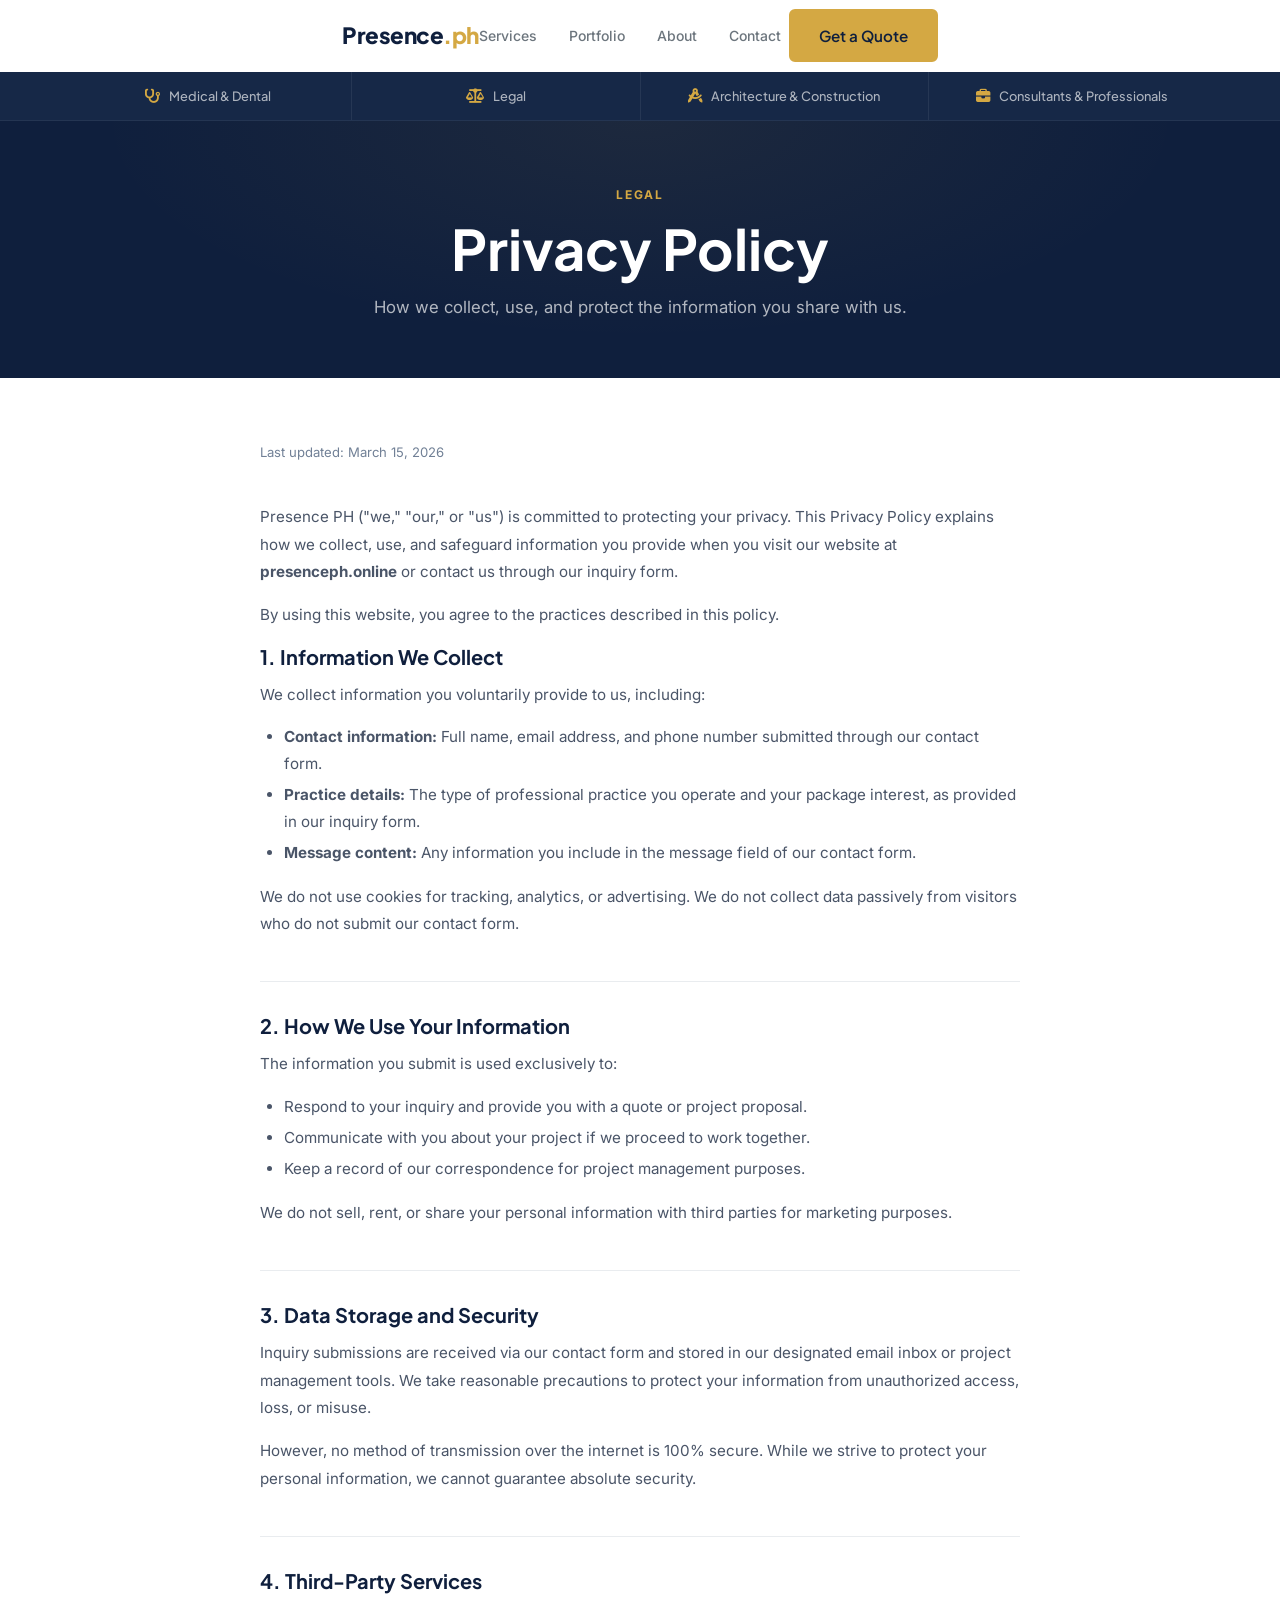
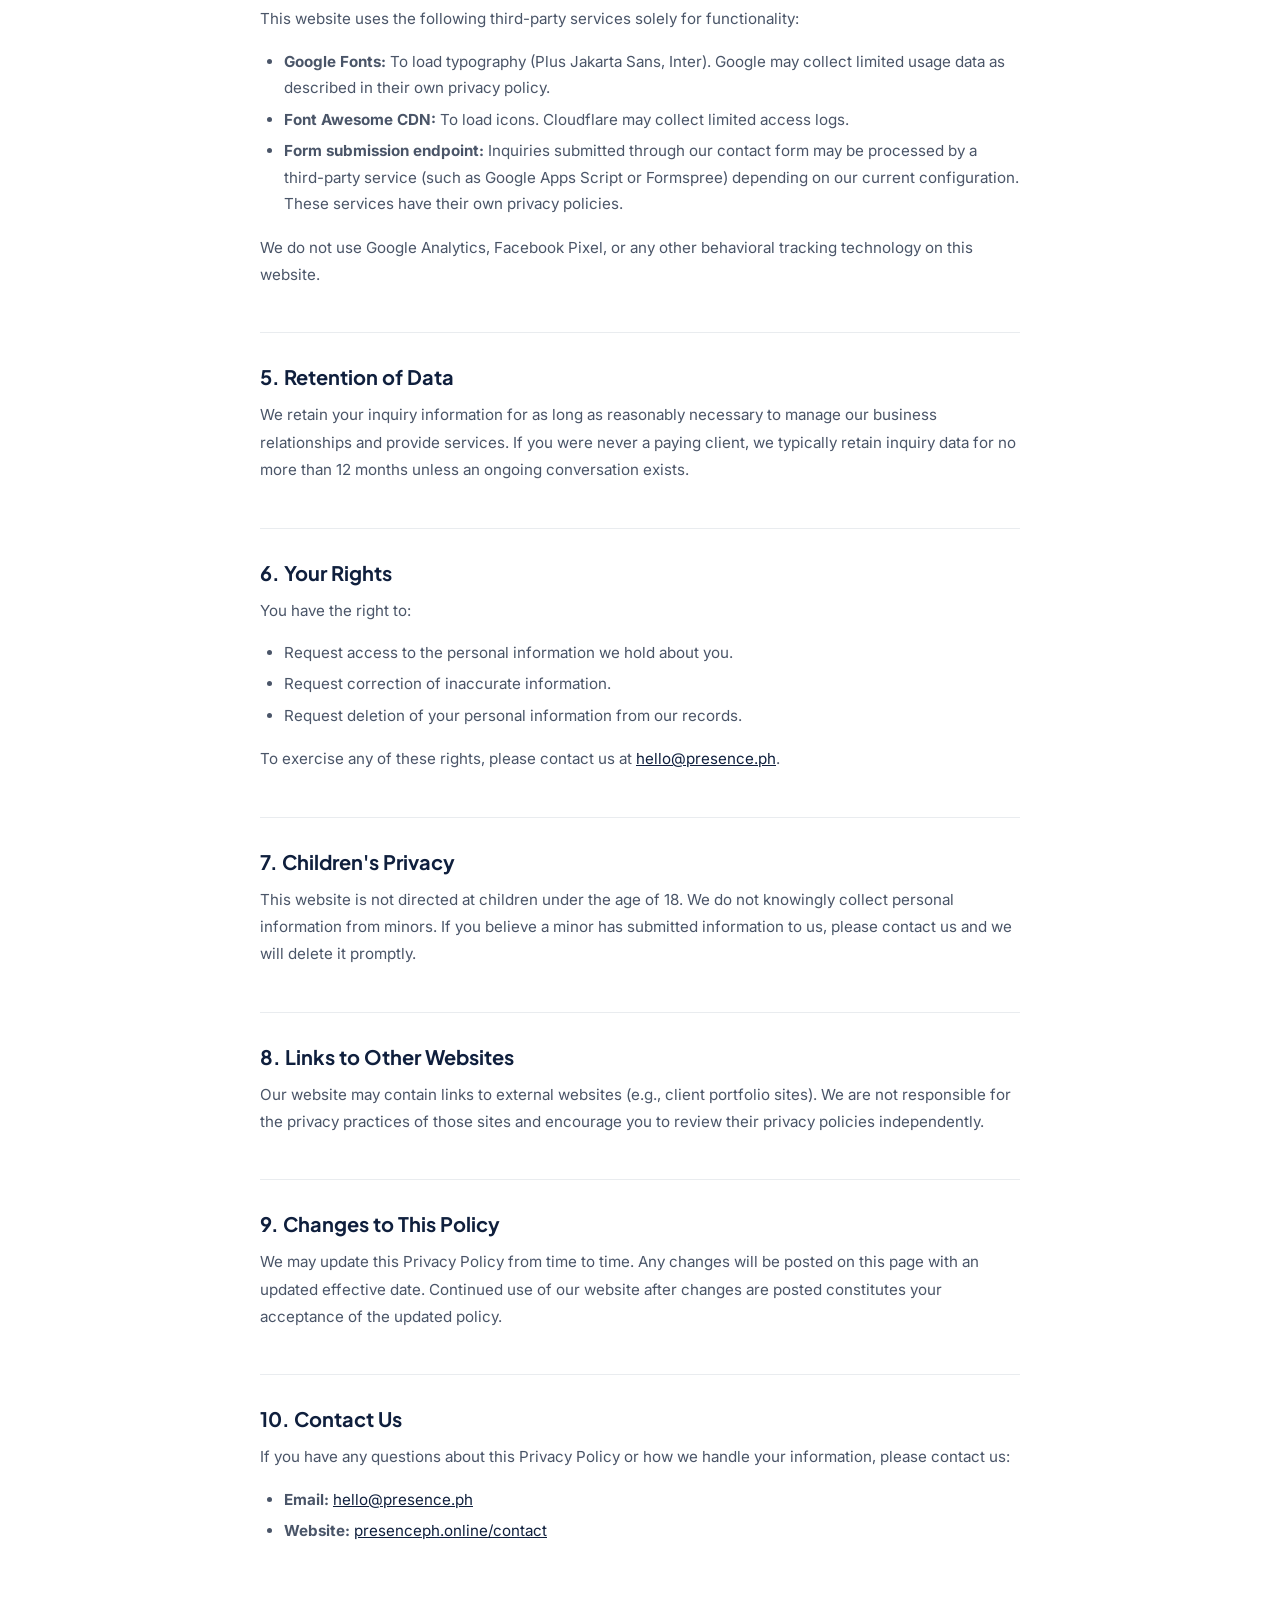
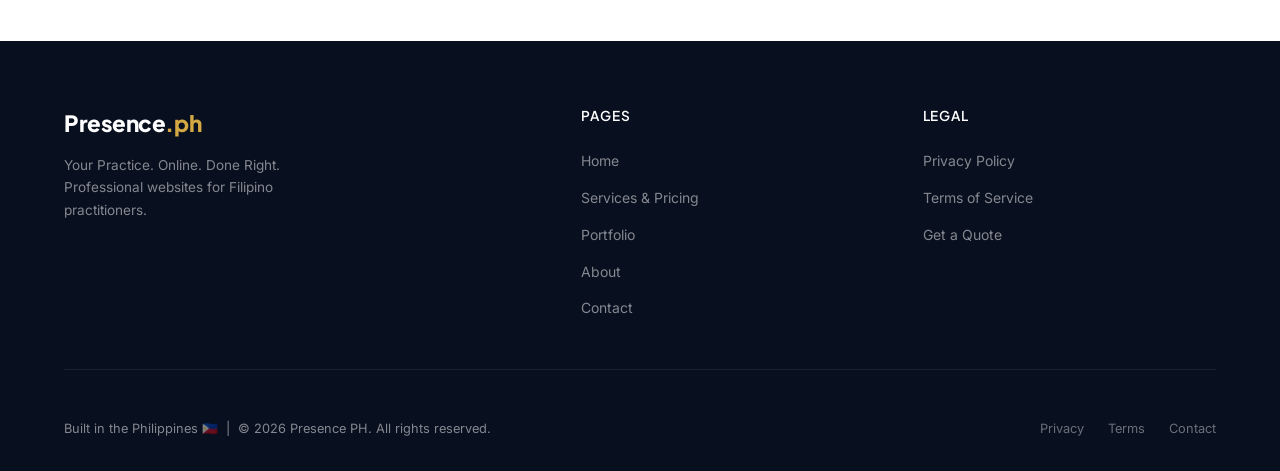
<file: privacy-policy.html>
<!DOCTYPE html>
<html lang="en">
<head>
  <meta charset="UTF-8" />
  <meta name="viewport" content="width=device-width, initial-scale=1.0" />
  <title>Privacy Policy — Presence PH</title>
  <meta name="description" content="Presence PH Privacy Policy — how we collect, use, and protect your personal information." />

  <!-- Open Graph -->
  <meta property="og:type"        content="website" />
  <meta property="og:title"       content="Privacy Policy — Presence PH" />
  <meta property="og:description" content="How Presence PH handles your personal information." />
  <meta property="og:url"         content="https://presenceph.online/privacy-policy.html" />
  <meta property="og:site_name"   content="Presence PH" />

  <!-- Fonts -->
  <link rel="preconnect" href="https://fonts.googleapis.com" />
  <link rel="preconnect" href="https://fonts.gstatic.com" crossorigin />
  <link href="https://fonts.googleapis.com/css2?family=Plus+Jakarta+Sans:wght@400;500;600;700;800&family=Inter:wght@400;500;600&display=swap" rel="stylesheet" />

  <!-- Icons -->
  <link rel="stylesheet" href="https://cdnjs.cloudflare.com/ajax/libs/font-awesome/6.5.0/css/all.min.css" />

  <!-- Stylesheet -->
  <link rel="stylesheet" href="styles.css" />

  <link rel="canonical" href="https://presenceph.online/privacy-policy.html" />
</head>
<body>

  <!-- NAVBAR -->
  <header>
    <nav class="navbar" id="navbar" role="navigation" aria-label="Main navigation">
      <div class="container">
        <div class="navbar__inner">
          <a href="index.html" class="navbar__logo">Presence<span>.ph</span></a>
          <ul class="navbar__nav" role="list">
            <li><a href="services.html"  class="navbar__link">Services</a></li>
            <li><a href="portfolio.html" class="navbar__link">Portfolio</a></li>
            <li><a href="about.html"     class="navbar__link">About</a></li>
            <li><a href="contact.html"   class="navbar__link">Contact</a></li>
          </ul>
          <a href="contact.html" class="btn btn--primary navbar__cta">Get a Quote</a>
          <button class="navbar__hamburger" id="hamburger" aria-label="Toggle menu" aria-expanded="false">
            <span></span><span></span><span></span>
          </button>
        </div>
      </div>
    </nav>
    <nav class="navbar__mobile" id="mobileNav" aria-label="Mobile navigation">
      <a href="services.html"  class="navbar__link">Services</a>
      <a href="portfolio.html" class="navbar__link">Portfolio</a>
      <a href="about.html"     class="navbar__link">About</a>
      <a href="contact.html"   class="navbar__link">Contact</a>
      <a href="contact.html"   class="btn btn--primary">Get a Quote</a>
    </nav>
  </header>

  <!-- SERVICES STRIP -->
  <div class="services-strip">
    <div class="container">
            <div class="services-strip__inner">
        <a href="contact.html?practice=medical-dental" class="services-strip__item"><i class="fa-solid fa-stethoscope"></i> Medical &amp; Dental</a>
        <a href="contact.html?practice=legal" class="services-strip__item"><i class="fa-solid fa-scale-balanced"></i> Legal</a>
        <a href="contact.html?practice=architecture" class="services-strip__item"><i class="fa-solid fa-compass-drafting"></i> Architecture &amp; Construction</a>
        <a href="contact.html?practice=consultant" class="services-strip__item"><i class="fa-solid fa-briefcase"></i> Consultants &amp; Professionals</a>
      </div>
    </div>
  </div>

  <main>

    <!-- PAGE HERO -->
    <section class="page-hero">
      <div class="container">
        <span class="section__label" style="color:var(--gold);">Legal</span>
        <h1>Privacy Policy</h1>
        <p>How we collect, use, and protect the information you share with us.</p>
      </div>
    </section>

    <!-- CONTENT -->
    <section>
      <div class="container">
        <div class="legal-content">

          <span class="legal-date">Last updated: March 15, 2026</span>

          <p>Presence PH ("we," "our," or "us") is committed to protecting your privacy. This Privacy Policy explains how we collect, use, and safeguard information you provide when you visit our website at <strong>presenceph.online</strong> or contact us through our inquiry form.</p>
          <p>By using this website, you agree to the practices described in this policy.</p>

          <h2>1. Information We Collect</h2>
          <p>We collect information you voluntarily provide to us, including:</p>
          <ul>
            <li><strong>Contact information:</strong> Full name, email address, and phone number submitted through our contact form.</li>
            <li><strong>Practice details:</strong> The type of professional practice you operate and your package interest, as provided in our inquiry form.</li>
            <li><strong>Message content:</strong> Any information you include in the message field of our contact form.</li>
          </ul>
          <p>We do not use cookies for tracking, analytics, or advertising. We do not collect data passively from visitors who do not submit our contact form.</p>

          <h2>2. How We Use Your Information</h2>
          <p>The information you submit is used exclusively to:</p>
          <ul>
            <li>Respond to your inquiry and provide you with a quote or project proposal.</li>
            <li>Communicate with you about your project if we proceed to work together.</li>
            <li>Keep a record of our correspondence for project management purposes.</li>
          </ul>
          <p>We do not sell, rent, or share your personal information with third parties for marketing purposes.</p>

          <h2>3. Data Storage and Security</h2>
          <p>Inquiry submissions are received via our contact form and stored in our designated email inbox or project management tools. We take reasonable precautions to protect your information from unauthorized access, loss, or misuse.</p>
          <p>However, no method of transmission over the internet is 100% secure. While we strive to protect your personal information, we cannot guarantee absolute security.</p>

          <h2>4. Third-Party Services</h2>
          <p>This website uses the following third-party services solely for functionality:</p>
          <ul>
            <li><strong>Google Fonts:</strong> To load typography (Plus Jakarta Sans, Inter). Google may collect limited usage data as described in their own privacy policy.</li>
            <li><strong>Font Awesome CDN:</strong> To load icons. Cloudflare may collect limited access logs.</li>
            <li><strong>Form submission endpoint:</strong> Inquiries submitted through our contact form may be processed by a third-party service (such as Google Apps Script or Formspree) depending on our current configuration. These services have their own privacy policies.</li>
          </ul>
          <p>We do not use Google Analytics, Facebook Pixel, or any other behavioral tracking technology on this website.</p>

          <h2>5. Retention of Data</h2>
          <p>We retain your inquiry information for as long as reasonably necessary to manage our business relationships and provide services. If you were never a paying client, we typically retain inquiry data for no more than 12 months unless an ongoing conversation exists.</p>

          <h2>6. Your Rights</h2>
          <p>You have the right to:</p>
          <ul>
            <li>Request access to the personal information we hold about you.</li>
            <li>Request correction of inaccurate information.</li>
            <li>Request deletion of your personal information from our records.</li>
          </ul>
          <p>To exercise any of these rights, please contact us at <a href="mailto:hello@presence.ph">hello@presence.ph</a>.</p>

          <h2>7. Children's Privacy</h2>
          <p>This website is not directed at children under the age of 18. We do not knowingly collect personal information from minors. If you believe a minor has submitted information to us, please contact us and we will delete it promptly.</p>

          <h2>8. Links to Other Websites</h2>
          <p>Our website may contain links to external websites (e.g., client portfolio sites). We are not responsible for the privacy practices of those sites and encourage you to review their privacy policies independently.</p>

          <h2>9. Changes to This Policy</h2>
          <p>We may update this Privacy Policy from time to time. Any changes will be posted on this page with an updated effective date. Continued use of our website after changes are posted constitutes your acceptance of the updated policy.</p>

          <h2>10. Contact Us</h2>
          <p>If you have any questions about this Privacy Policy or how we handle your information, please contact us:</p>
          <ul>
            <li><strong>Email:</strong> <a href="mailto:hello@presence.ph">hello@presence.ph</a></li>
            <li><strong>Website:</strong> <a href="contact.html">presenceph.online/contact</a></li>
          </ul>

        </div>
      </div>
    </section>

  </main>

  <!-- FOOTER -->
  <footer class="footer" role="contentinfo">
    <div class="container">
      <div class="footer__inner">
        <div class="footer__brand">
          <a href="index.html" class="navbar__logo">Presence<span>.ph</span></a>
          <p class="footer__tagline">Your Practice. Online. Done Right.<br />Professional websites for Filipino practitioners.</p>
        </div>
        <div>
          <p class="footer__col-title">Pages</p>
          <ul class="footer__links">
            <li><a href="index.html">Home</a></li>
            <li><a href="services.html">Services &amp; Pricing</a></li>
            <li><a href="portfolio.html">Portfolio</a></li>
            <li><a href="about.html">About</a></li>
            <li><a href="contact.html">Contact</a></li>
          </ul>
        </div>
        <div>
          <p class="footer__col-title">Legal</p>
          <ul class="footer__links">
            <li><a href="privacy-policy.html">Privacy Policy</a></li>
            <li><a href="terms.html">Terms of Service</a></li>
            <li><a href="contact.html">Get a Quote</a></li>
          </ul>
        </div>
      </div>
      <div class="footer__bottom">
        <p>Built in the Philippines 🇵🇭 &nbsp;|&nbsp; &copy; <span id="year"></span> Presence PH. All rights reserved.</p>
        <div class="footer__bottom-links">
          <a href="privacy-policy.html">Privacy</a>
          <a href="terms.html">Terms</a>
          <a href="contact.html">Contact</a>
        </div>
      </div>
    </div>
  </footer>

  <script>
    document.getElementById('year').textContent = new Date().getFullYear();
    const navbar = document.getElementById('navbar');
    window.addEventListener('scroll', () => navbar.classList.toggle('scrolled', window.scrollY > 10), { passive: true });
    const hamburger = document.getElementById('hamburger');
    const mobileNav = document.getElementById('mobileNav');
    hamburger.addEventListener('click', () => {
      const open = mobileNav.classList.toggle('open');
      hamburger.setAttribute('aria-expanded', open);
    });
    document.addEventListener('click', (e) => {
      if (!navbar.contains(e.target) && !mobileNav.contains(e.target)) {
        mobileNav.classList.remove('open');
        hamburger.setAttribute('aria-expanded', false);
      }
    });
  </script>
</body>
</html>
</file>
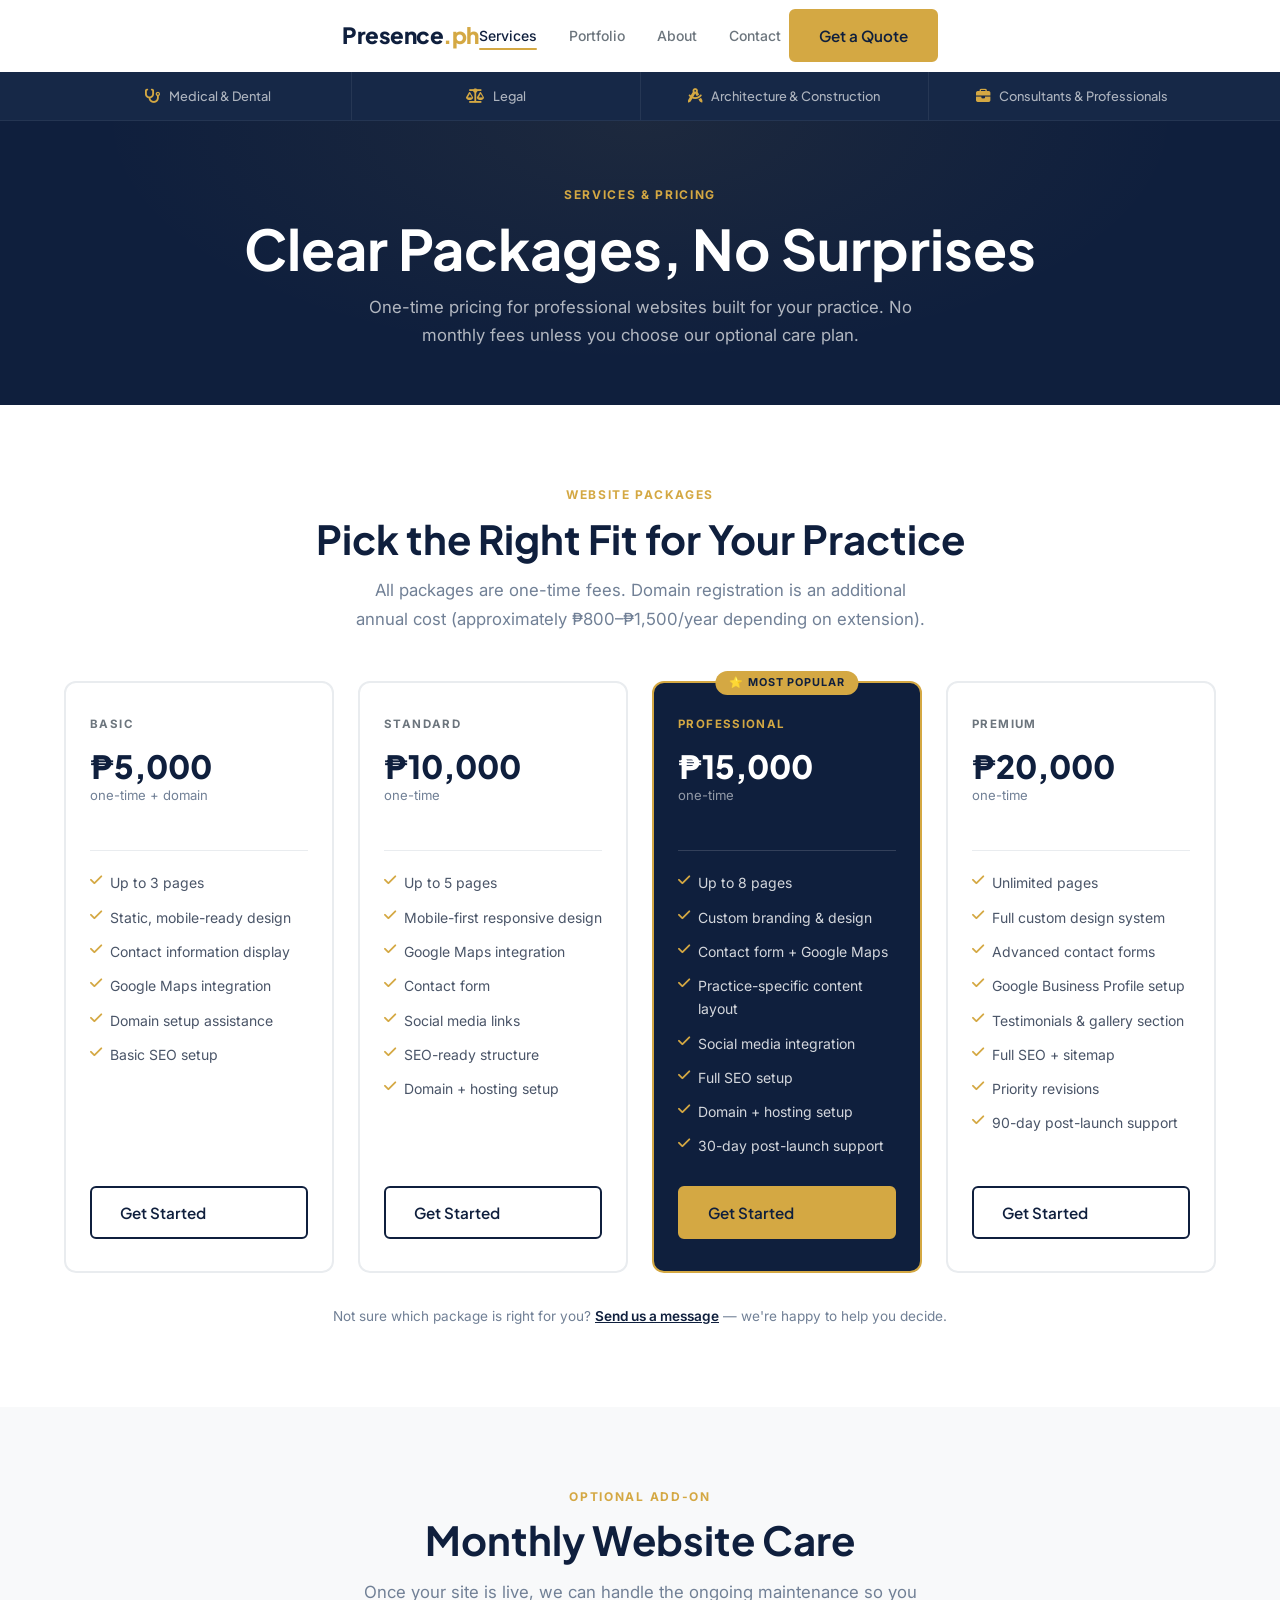
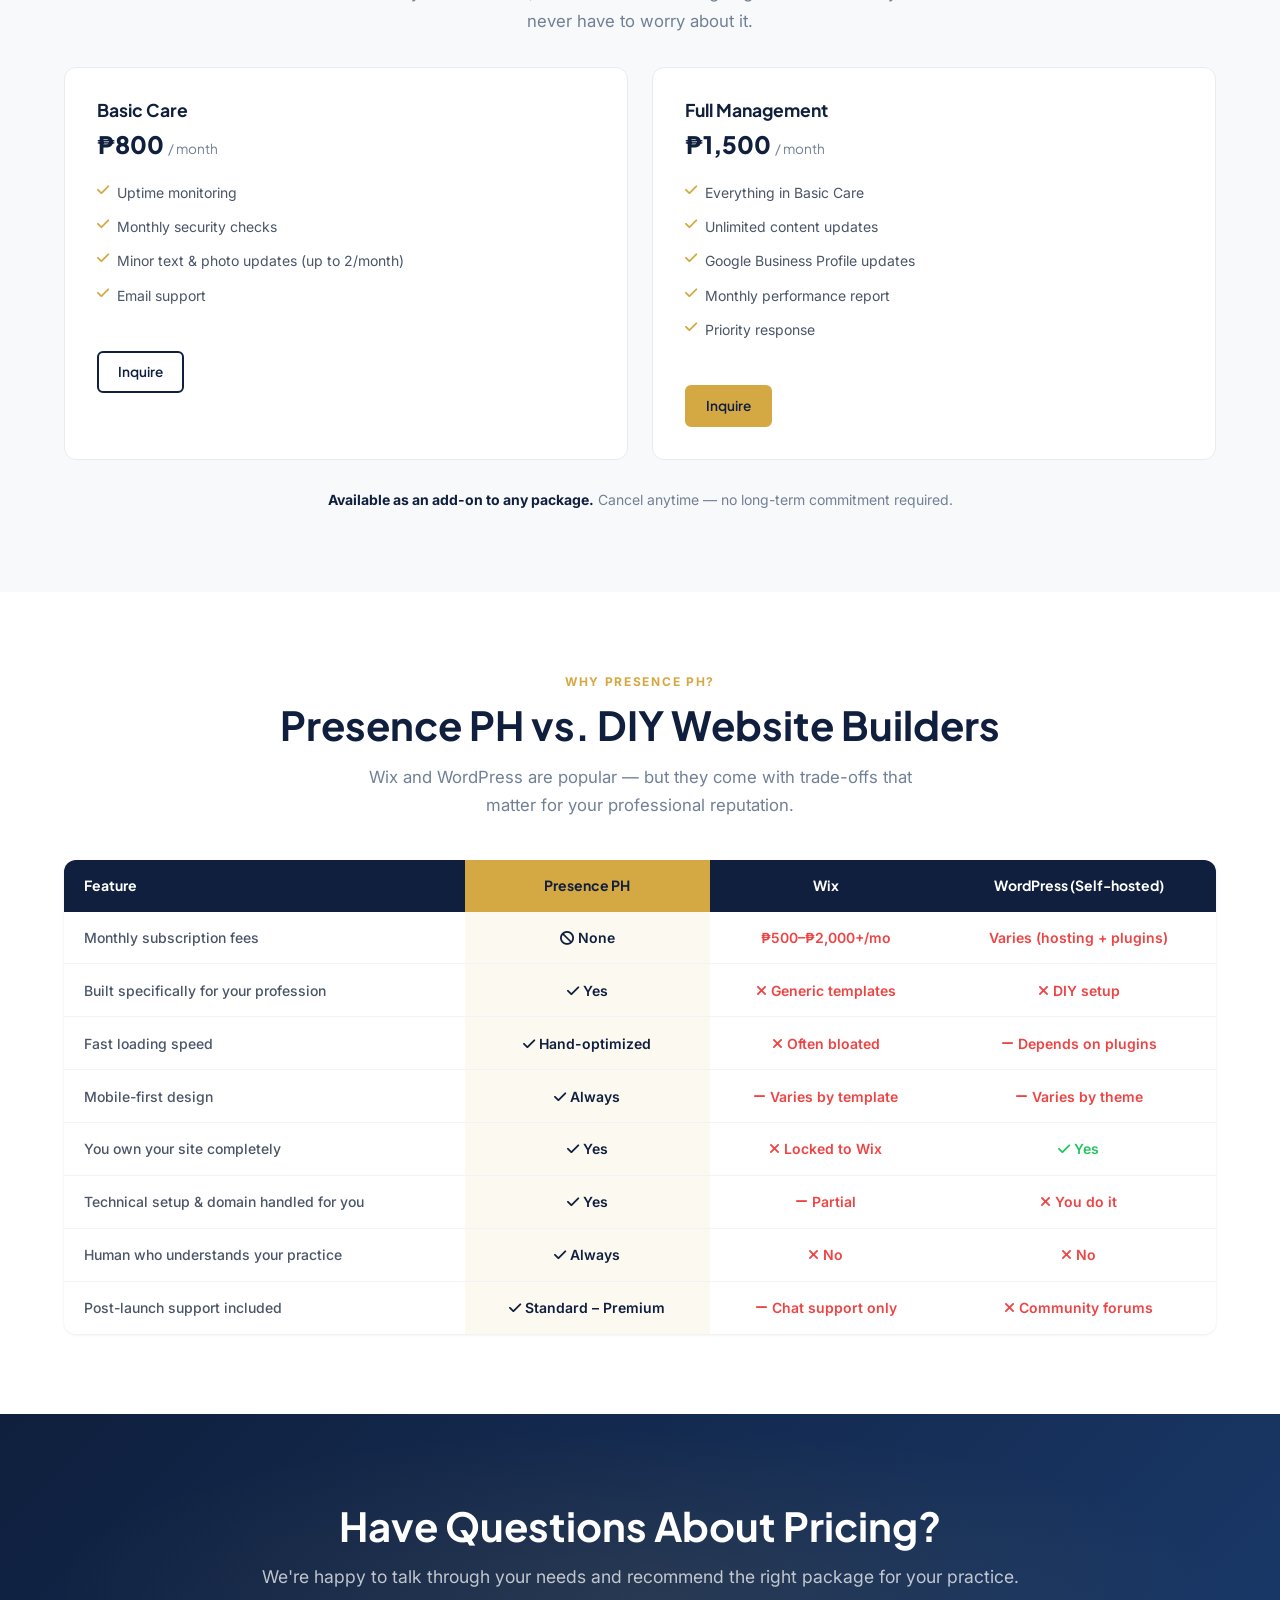
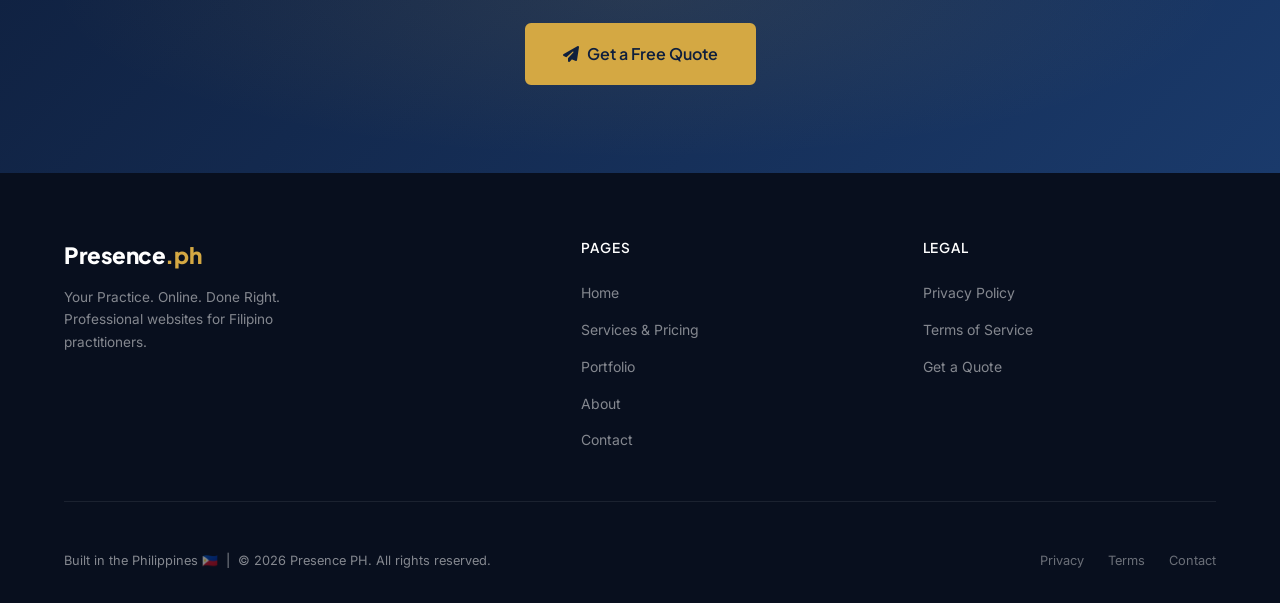
<file: services.html>
<!DOCTYPE html>
<html lang="en">
<head>
  <meta charset="UTF-8" />
  <meta name="viewport" content="width=device-width, initial-scale=1.0" />
  <title>Services &amp; Pricing — Presence PH</title>
  <meta name="description" content="Transparent website packages for Filipino professionals. Basic, Standard, Professional, and Premium plans — plus monthly website care add-ons." />

  <!-- Open Graph -->
  <meta property="og:type"        content="website" />
  <meta property="og:title"       content="Services &amp; Pricing — Presence PH" />
  <meta property="og:description" content="Website packages starting at ₱5,000 for Filipino doctors, dentists, lawyers, and practitioners. No hidden fees." />
  <meta property="og:url"         content="https://presenceph.online/services.html" />
  <meta property="og:image"       content="https://presenceph.online/og-image.png" />
  <meta property="og:site_name"   content="Presence PH" />

  <!-- Fonts -->
  <link rel="preconnect" href="https://fonts.googleapis.com" />
  <link rel="preconnect" href="https://fonts.gstatic.com" crossorigin />
  <link href="https://fonts.googleapis.com/css2?family=Plus+Jakarta+Sans:wght@400;500;600;700;800&family=Inter:wght@400;500;600&display=swap" rel="stylesheet" />

  <!-- Icons -->
  <link rel="stylesheet" href="https://cdnjs.cloudflare.com/ajax/libs/font-awesome/6.5.0/css/all.min.css" />

  <!-- Stylesheet -->
  <link rel="stylesheet" href="styles.css" />

  <link rel="canonical" href="https://presenceph.online/services.html" />
</head>
<body>

  <!-- NAVBAR -->
  <header>
    <nav class="navbar" id="navbar" role="navigation" aria-label="Main navigation">
      <div class="container">
        <div class="navbar__inner">
          <a href="index.html" class="navbar__logo">Presence<span>.ph</span></a>
          <ul class="navbar__nav" role="list">
            <li><a href="services.html"  class="navbar__link active">Services</a></li>
            <li><a href="portfolio.html" class="navbar__link">Portfolio</a></li>
            <li><a href="about.html"     class="navbar__link">About</a></li>
            <li><a href="contact.html"   class="navbar__link">Contact</a></li>
          </ul>
          <a href="contact.html" class="btn btn--primary navbar__cta">Get a Quote</a>
          <button class="navbar__hamburger" id="hamburger" aria-label="Toggle menu" aria-expanded="false">
            <span></span><span></span><span></span>
          </button>
        </div>
      </div>
    </nav>
    <nav class="navbar__mobile" id="mobileNav" aria-label="Mobile navigation">
      <a href="services.html"  class="navbar__link">Services</a>
      <a href="portfolio.html" class="navbar__link">Portfolio</a>
      <a href="about.html"     class="navbar__link">About</a>
      <a href="contact.html"   class="navbar__link">Contact</a>
      <a href="contact.html"   class="btn btn--primary">Get a Quote</a>
    </nav>
  </header>

  <!-- SERVICES STRIP -->
  <div class="services-strip">
    <div class="container">
            <div class="services-strip__inner">
        <a href="contact.html?practice=medical-dental" class="services-strip__item"><i class="fa-solid fa-stethoscope"></i> Medical &amp; Dental</a>
        <a href="contact.html?practice=legal" class="services-strip__item"><i class="fa-solid fa-scale-balanced"></i> Legal</a>
        <a href="contact.html?practice=architecture" class="services-strip__item"><i class="fa-solid fa-compass-drafting"></i> Architecture &amp; Construction</a>
        <a href="contact.html?practice=consultant" class="services-strip__item"><i class="fa-solid fa-briefcase"></i> Consultants &amp; Professionals</a>
      </div>
    </div>
  </div>

  <main>

    <!-- PAGE HERO -->
    <section class="page-hero">
      <div class="container">
        <span class="section__label" style="color:var(--gold);">Services &amp; Pricing</span>
        <h1>Clear Packages, No Surprises</h1>
        <p>One-time pricing for professional websites built for your practice. No monthly fees unless you choose our optional care plan.</p>
      </div>
    </section>

    <!-- PRICING PACKAGES -->
    <section class="section" aria-labelledby="packages-heading">
      <div class="container">
        <div class="text-center fade-up">
          <span class="section__label">Website Packages</span>
          <h2 class="section__title" id="packages-heading">Pick the Right Fit for Your Practice</h2>
          <p class="section__subtitle">All packages are one-time fees. Domain registration is an additional annual cost (approximately ₱800–₱1,500/year depending on extension).</p>
        </div>

        <div class="pricing-grid">

          <!-- Basic -->
          <div class="pricing-card fade-up delay-1">
            <div class="pricing-card__name">Basic</div>
            <div class="price">₱5,000</div>
            <div class="price-period">one-time + domain</div>
            <hr class="pricing-divider" />
            <ul class="feature-list">
              <li><i class="fa-solid fa-check"></i> Up to 3 pages</li>
              <li><i class="fa-solid fa-check"></i> Static, mobile-ready design</li>
              <li><i class="fa-solid fa-check"></i> Contact information display</li>
              <li><i class="fa-solid fa-check"></i> Google Maps integration</li>
              <li><i class="fa-solid fa-check"></i> Domain setup assistance</li>
              <li><i class="fa-solid fa-check"></i> Basic SEO setup</li>
            </ul>
            <a href="contact.html?package=basic" class="btn btn--outline-navy">Get Started</a>
          </div>

          <!-- Standard -->
          <div class="pricing-card fade-up delay-2">
            <div class="pricing-card__name">Standard</div>
            <div class="price">₱10,000</div>
            <div class="price-period">one-time</div>
            <hr class="pricing-divider" />
            <ul class="feature-list">
              <li><i class="fa-solid fa-check"></i> Up to 5 pages</li>
              <li><i class="fa-solid fa-check"></i> Mobile-first responsive design</li>
              <li><i class="fa-solid fa-check"></i> Google Maps integration</li>
              <li><i class="fa-solid fa-check"></i> Contact form</li>
              <li><i class="fa-solid fa-check"></i> Social media links</li>
              <li><i class="fa-solid fa-check"></i> SEO-ready structure</li>
              <li><i class="fa-solid fa-check"></i> Domain + hosting setup</li>
            </ul>
            <a href="contact.html?package=standard" class="btn btn--outline-navy">Get Started</a>
          </div>

          <!-- Professional — Most Popular -->
          <div class="pricing-card popular fade-up delay-3">
            <div class="popular-badge">⭐ Most Popular</div>
            <div class="pricing-card__name">Professional</div>
            <div class="price">₱15,000</div>
            <div class="price-period">one-time</div>
            <hr class="pricing-divider" />
            <ul class="feature-list">
              <li><i class="fa-solid fa-check"></i> Up to 8 pages</li>
              <li><i class="fa-solid fa-check"></i> Custom branding &amp; design</li>
              <li><i class="fa-solid fa-check"></i> Contact form + Google Maps</li>
              <li><i class="fa-solid fa-check"></i> Practice-specific content layout</li>
              <li><i class="fa-solid fa-check"></i> Social media integration</li>
              <li><i class="fa-solid fa-check"></i> Full SEO setup</li>
              <li><i class="fa-solid fa-check"></i> Domain + hosting setup</li>
              <li><i class="fa-solid fa-check"></i> 30-day post-launch support</li>
            </ul>
            <a href="contact.html?package=professional" class="btn btn--primary">Get Started</a>
          </div>

          <!-- Premium -->
          <div class="pricing-card fade-up delay-4">
            <div class="pricing-card__name">Premium</div>
            <div class="price">₱20,000</div>
            <div class="price-period">one-time</div>
            <hr class="pricing-divider" />
            <ul class="feature-list">
              <li><i class="fa-solid fa-check"></i> Unlimited pages</li>
              <li><i class="fa-solid fa-check"></i> Full custom design system</li>
              <li><i class="fa-solid fa-check"></i> Advanced contact forms</li>
              <li><i class="fa-solid fa-check"></i> Google Business Profile setup</li>
              <li><i class="fa-solid fa-check"></i> Testimonials &amp; gallery section</li>
              <li><i class="fa-solid fa-check"></i> Full SEO + sitemap</li>
              <li><i class="fa-solid fa-check"></i> Priority revisions</li>
              <li><i class="fa-solid fa-check"></i> 90-day post-launch support</li>
            </ul>
            <a href="contact.html?package=premium" class="btn btn--outline-navy">Get Started</a>
          </div>

        </div>

        <p class="fade-up" style="text-align:center;font-size:0.85rem;color:var(--text-light);margin-top:2rem;">
          Not sure which package is right for you? <a href="contact.html" style="color:var(--navy);font-weight:600;text-decoration:underline;">Send us a message</a> — we're happy to help you decide.
        </p>
      </div>
    </section>

    <!-- MONTHLY CARE ADD-ON -->
    <section class="section care-section" aria-labelledby="care-heading">
      <div class="container">
        <div class="text-center fade-up">
          <span class="section__label">Optional Add-On</span>
          <h2 class="section__title" id="care-heading">Monthly Website Care</h2>
          <p class="section__subtitle">Once your site is live, we can handle the ongoing maintenance so you never have to worry about it.</p>
        </div>

        <div class="care-cards">
          <div class="care-card fade-up delay-1">
            <h3>Basic Care</h3>
            <div class="care-card__price">₱800 <span>/ month</span></div>
            <ul class="feature-list">
              <li><i class="fa-solid fa-check"></i> Uptime monitoring</li>
              <li><i class="fa-solid fa-check"></i> Monthly security checks</li>
              <li><i class="fa-solid fa-check"></i> Minor text &amp; photo updates (up to 2/month)</li>
              <li><i class="fa-solid fa-check"></i> Email support</li>
            </ul>
            <a href="contact.html" class="btn btn--outline-navy btn--sm" style="margin-top:1rem;">Inquire</a>
          </div>

          <div class="care-card fade-up delay-2">
            <h3>Full Management</h3>
            <div class="care-card__price">₱1,500 <span>/ month</span></div>
            <ul class="feature-list">
              <li><i class="fa-solid fa-check"></i> Everything in Basic Care</li>
              <li><i class="fa-solid fa-check"></i> Unlimited content updates</li>
              <li><i class="fa-solid fa-check"></i> Google Business Profile updates</li>
              <li><i class="fa-solid fa-check"></i> Monthly performance report</li>
              <li><i class="fa-solid fa-check"></i> Priority response</li>
            </ul>
            <a href="contact.html" class="btn btn--primary btn--sm" style="margin-top:1rem;">Inquire</a>
          </div>
        </div>

        <p class="care-note fade-up">
          <strong>Available as an add-on to any package.</strong> Cancel anytime — no long-term commitment required.
        </p>
      </div>
    </section>

    <!-- COMPARISON TABLE -->
    <section class="section" aria-labelledby="compare-heading">
      <div class="container">
        <div class="text-center fade-up">
          <span class="section__label">Why Presence PH?</span>
          <h2 class="section__title" id="compare-heading">Presence PH vs. DIY Website Builders</h2>
          <p class="section__subtitle">Wix and WordPress are popular — but they come with trade-offs that matter for your professional reputation.</p>
        </div>

        <div class="comparison-wrapper fade-up delay-1" style="margin-top:2.5rem;">
          <table class="comparison-table" aria-label="Feature comparison between Presence PH, Wix, and WordPress">
            <thead>
              <tr>
                <th>Feature</th>
                <th class="col-highlight">Presence PH</th>
                <th>Wix</th>
                <th>WordPress (Self-hosted)</th>
              </tr>
            </thead>
            <tbody>
              <tr>
                <td>Monthly subscription fees</td>
                <td class="td-yes td-ph"><i class="fa-solid fa-ban"></i> None</td>
                <td class="td-no">₱500–₱2,000+/mo</td>
                <td class="td-no">Varies (hosting + plugins)</td>
              </tr>
              <tr>
                <td>Built specifically for your profession</td>
                <td class="td-yes td-ph"><i class="fa-solid fa-check"></i> Yes</td>
                <td class="td-no"><i class="fa-solid fa-xmark"></i> Generic templates</td>
                <td class="td-no"><i class="fa-solid fa-xmark"></i> DIY setup</td>
              </tr>
              <tr>
                <td>Fast loading speed</td>
                <td class="td-yes td-ph"><i class="fa-solid fa-check"></i> Hand-optimized</td>
                <td class="td-no"><i class="fa-solid fa-xmark"></i> Often bloated</td>
                <td class="td-no"><i class="fa-solid fa-minus"></i> Depends on plugins</td>
              </tr>
              <tr>
                <td>Mobile-first design</td>
                <td class="td-yes td-ph"><i class="fa-solid fa-check"></i> Always</td>
                <td class="td-no"><i class="fa-solid fa-minus"></i> Varies by template</td>
                <td class="td-no"><i class="fa-solid fa-minus"></i> Varies by theme</td>
              </tr>
              <tr>
                <td>You own your site completely</td>
                <td class="td-yes td-ph"><i class="fa-solid fa-check"></i> Yes</td>
                <td class="td-no"><i class="fa-solid fa-xmark"></i> Locked to Wix</td>
                <td class="td-yes"><i class="fa-solid fa-check"></i> Yes</td>
              </tr>
              <tr>
                <td>Technical setup &amp; domain handled for you</td>
                <td class="td-yes td-ph"><i class="fa-solid fa-check"></i> Yes</td>
                <td class="td-no"><i class="fa-solid fa-minus"></i> Partial</td>
                <td class="td-no"><i class="fa-solid fa-xmark"></i> You do it</td>
              </tr>
              <tr>
                <td>Human who understands your practice</td>
                <td class="td-yes td-ph"><i class="fa-solid fa-check"></i> Always</td>
                <td class="td-no"><i class="fa-solid fa-xmark"></i> No</td>
                <td class="td-no"><i class="fa-solid fa-xmark"></i> No</td>
              </tr>
              <tr>
                <td>Post-launch support included</td>
                <td class="td-yes td-ph"><i class="fa-solid fa-check"></i> Standard – Premium</td>
                <td class="td-no"><i class="fa-solid fa-minus"></i> Chat support only</td>
                <td class="td-no"><i class="fa-solid fa-xmark"></i> Community forums</td>
              </tr>
            </tbody>
          </table>
        </div>
      </div>
    </section>

    <!-- CTA BANNER -->
    <section class="cta-banner" aria-labelledby="cta-heading">
      <div class="container">
        <div class="fade-up">
          <h2 id="cta-heading">Have Questions About Pricing?</h2>
          <p>We're happy to talk through your needs and recommend the right package for your practice.</p>
          <a href="contact.html" class="btn btn--primary btn--lg">
            <i class="fa-solid fa-paper-plane"></i> Get a Free Quote
          </a>
        </div>
      </div>
    </section>

  </main>

  <!-- FOOTER -->
  <footer class="footer" role="contentinfo">
    <div class="container">
      <div class="footer__inner">
        <div class="footer__brand">
          <a href="index.html" class="navbar__logo">Presence<span>.ph</span></a>
          <p class="footer__tagline">Your Practice. Online. Done Right.<br />Professional websites for Filipino practitioners.</p>
        </div>
        <div>
          <p class="footer__col-title">Pages</p>
          <ul class="footer__links">
            <li><a href="index.html">Home</a></li>
            <li><a href="services.html">Services &amp; Pricing</a></li>
            <li><a href="portfolio.html">Portfolio</a></li>
            <li><a href="about.html">About</a></li>
            <li><a href="contact.html">Contact</a></li>
          </ul>
        </div>
        <div>
          <p class="footer__col-title">Legal</p>
          <ul class="footer__links">
            <li><a href="privacy-policy.html">Privacy Policy</a></li>
            <li><a href="terms.html">Terms of Service</a></li>
            <li><a href="contact.html">Get a Quote</a></li>
          </ul>
        </div>
      </div>
      <div class="footer__bottom">
        <p>Built in the Philippines 🇵🇭 &nbsp;|&nbsp; &copy; <span id="year"></span> Presence PH. All rights reserved.</p>
        <div class="footer__bottom-links">
          <a href="privacy-policy.html">Privacy</a>
          <a href="terms.html">Terms</a>
          <a href="contact.html">Contact</a>
        </div>
      </div>
    </div>
  </footer>

  <script>
    document.getElementById('year').textContent = new Date().getFullYear();
    const navbar = document.getElementById('navbar');
    window.addEventListener('scroll', () => navbar.classList.toggle('scrolled', window.scrollY > 10), { passive: true });
    const hamburger = document.getElementById('hamburger');
    const mobileNav = document.getElementById('mobileNav');
    hamburger.addEventListener('click', () => {
      const open = mobileNav.classList.toggle('open');
      hamburger.setAttribute('aria-expanded', open);
    });
    document.addEventListener('click', (e) => {
      if (!navbar.contains(e.target) && !mobileNav.contains(e.target)) {
        mobileNav.classList.remove('open');
        hamburger.setAttribute('aria-expanded', false);
      }
    });
    const observer = new IntersectionObserver((entries) => {
      entries.forEach(e => { if (e.isIntersecting) { e.target.classList.add('visible'); observer.unobserve(e.target); }});
    }, { threshold: 0.12, rootMargin: '0px 0px -40px 0px' });
    document.querySelectorAll('.fade-up').forEach(el => observer.observe(el));
  </script>
</body>
</html>
</file>
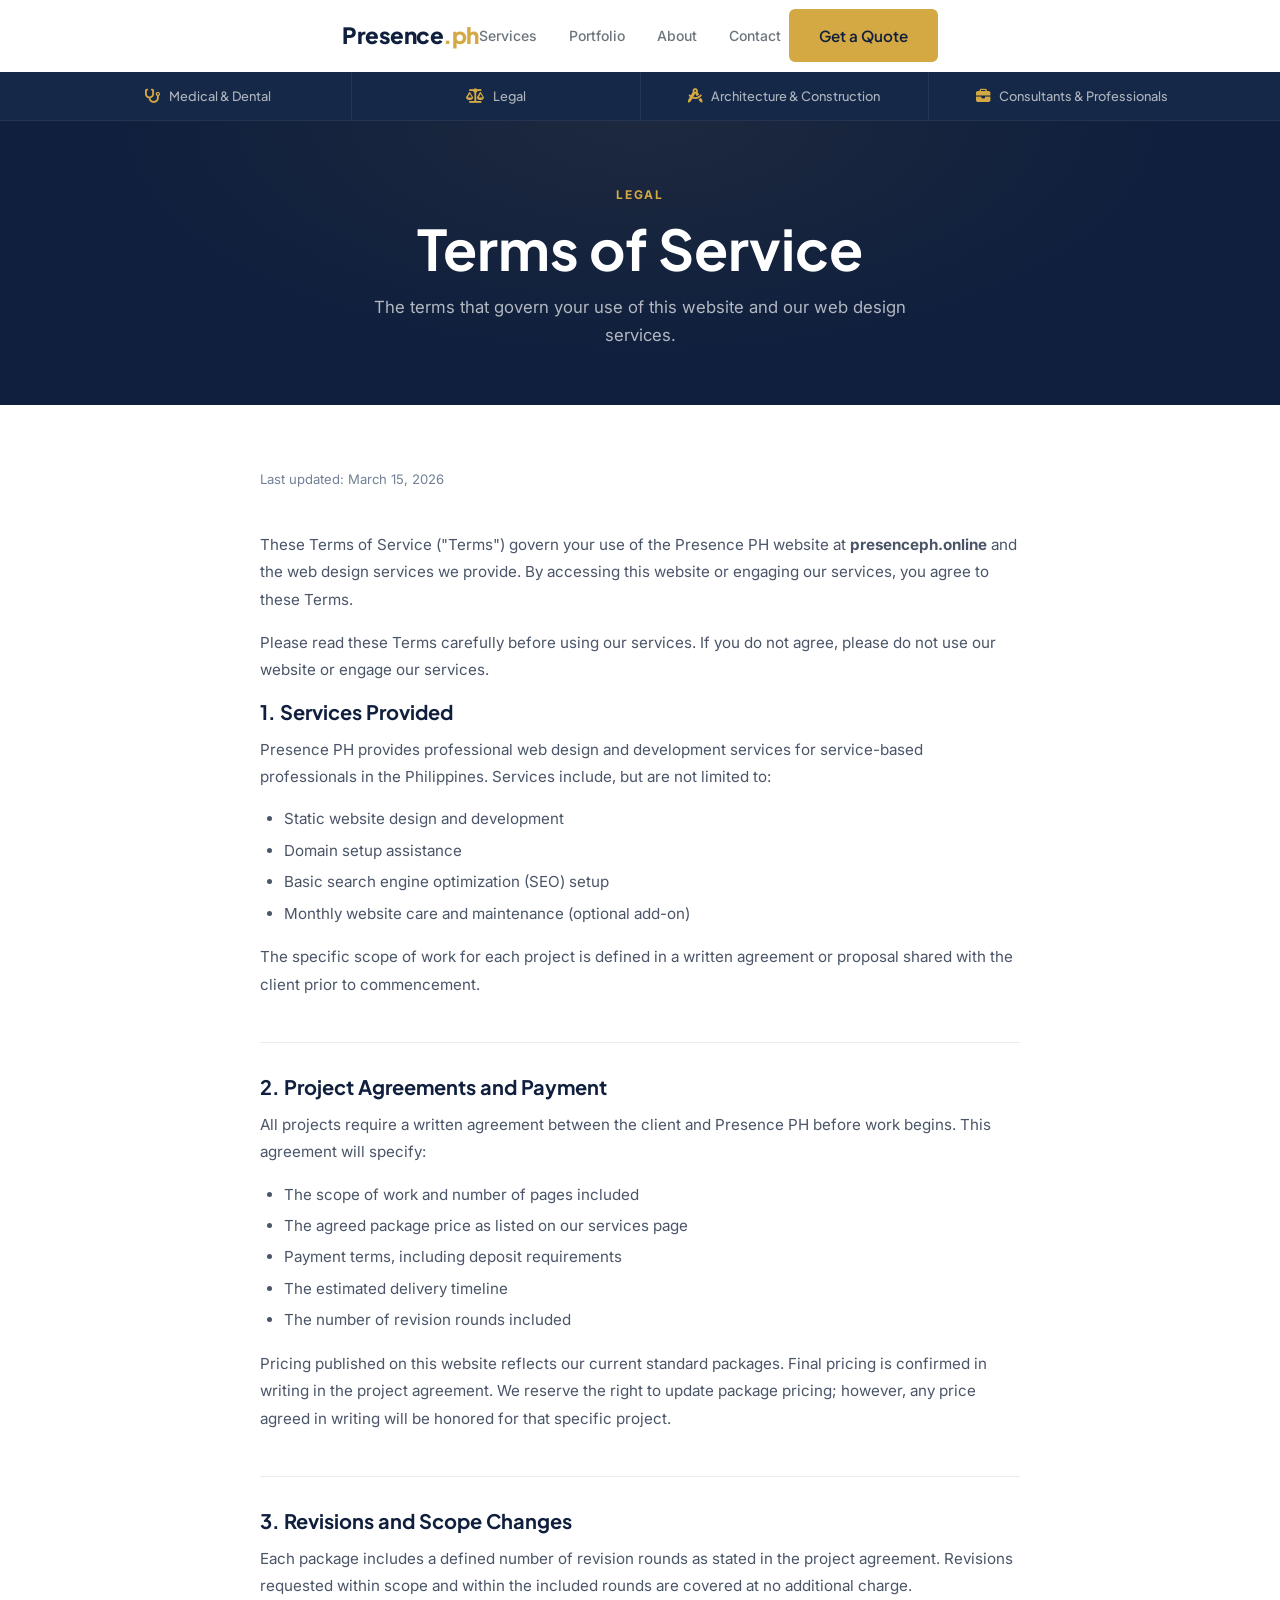
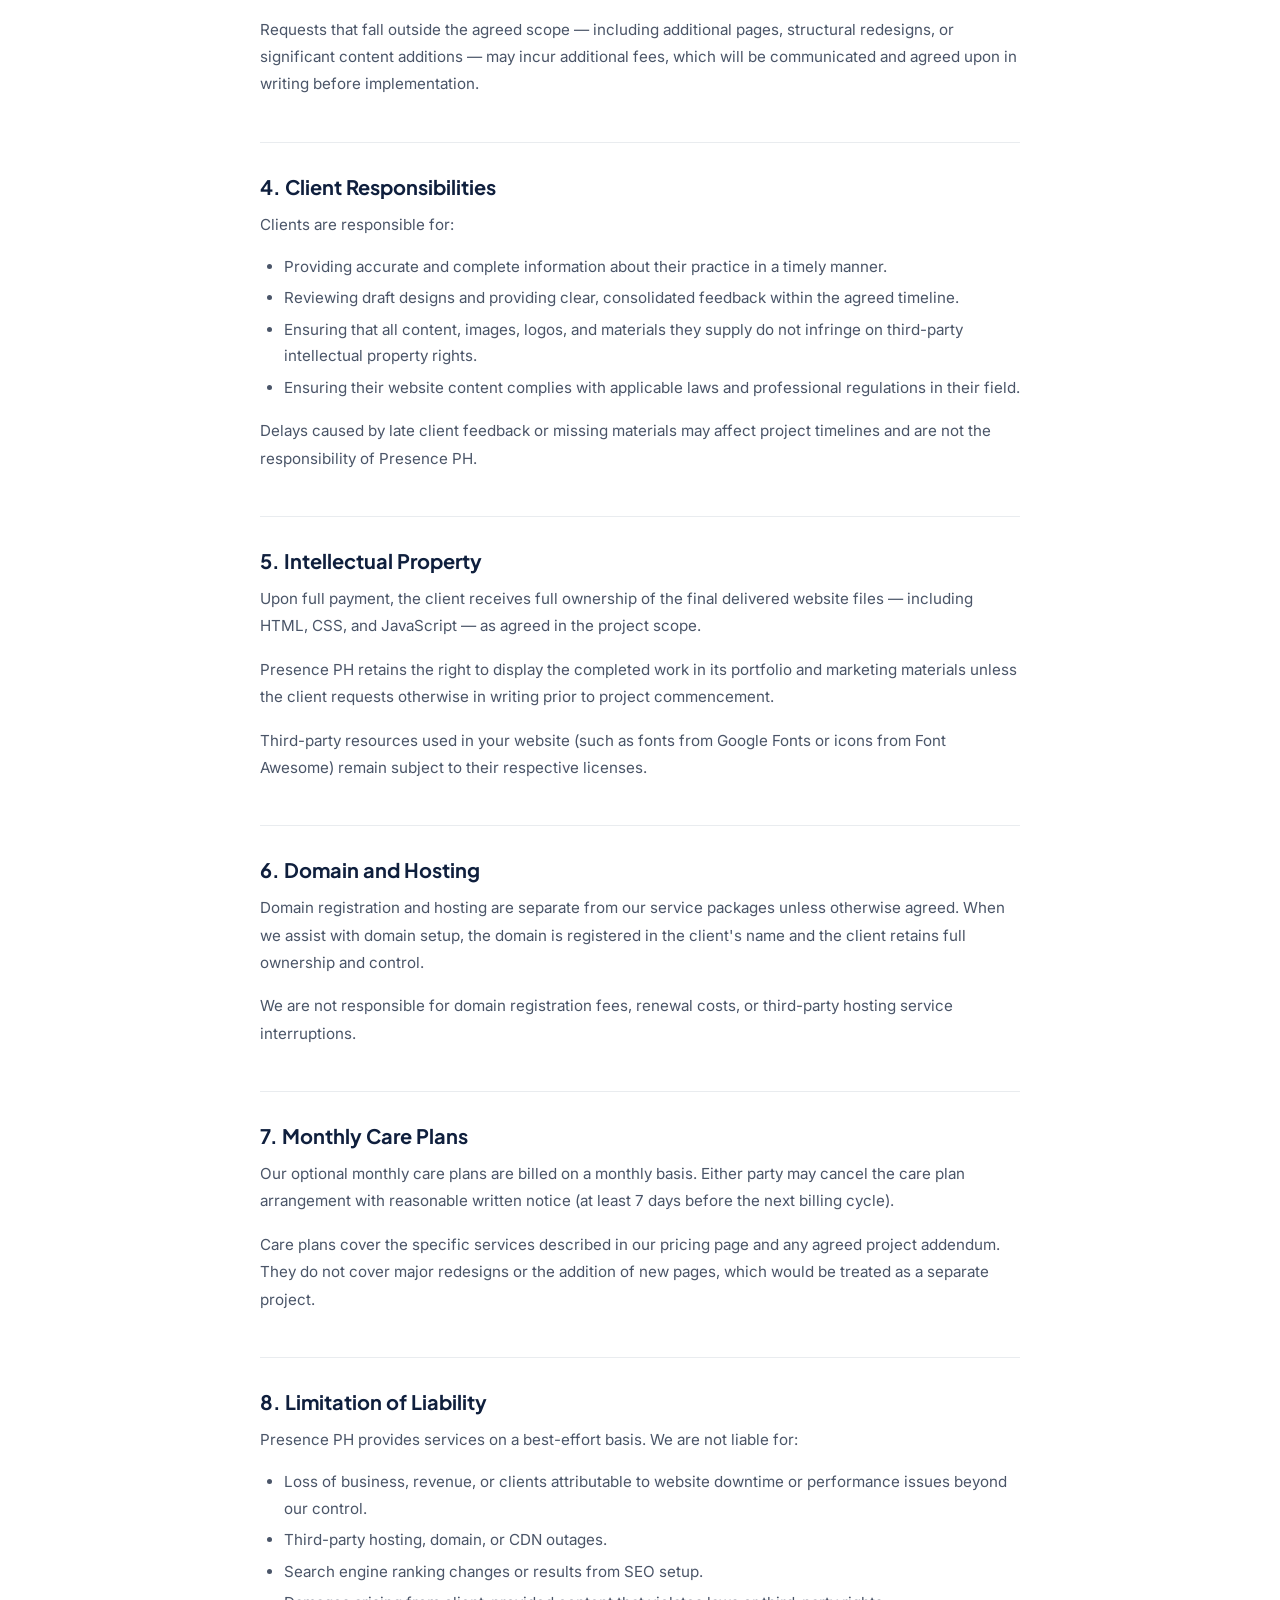
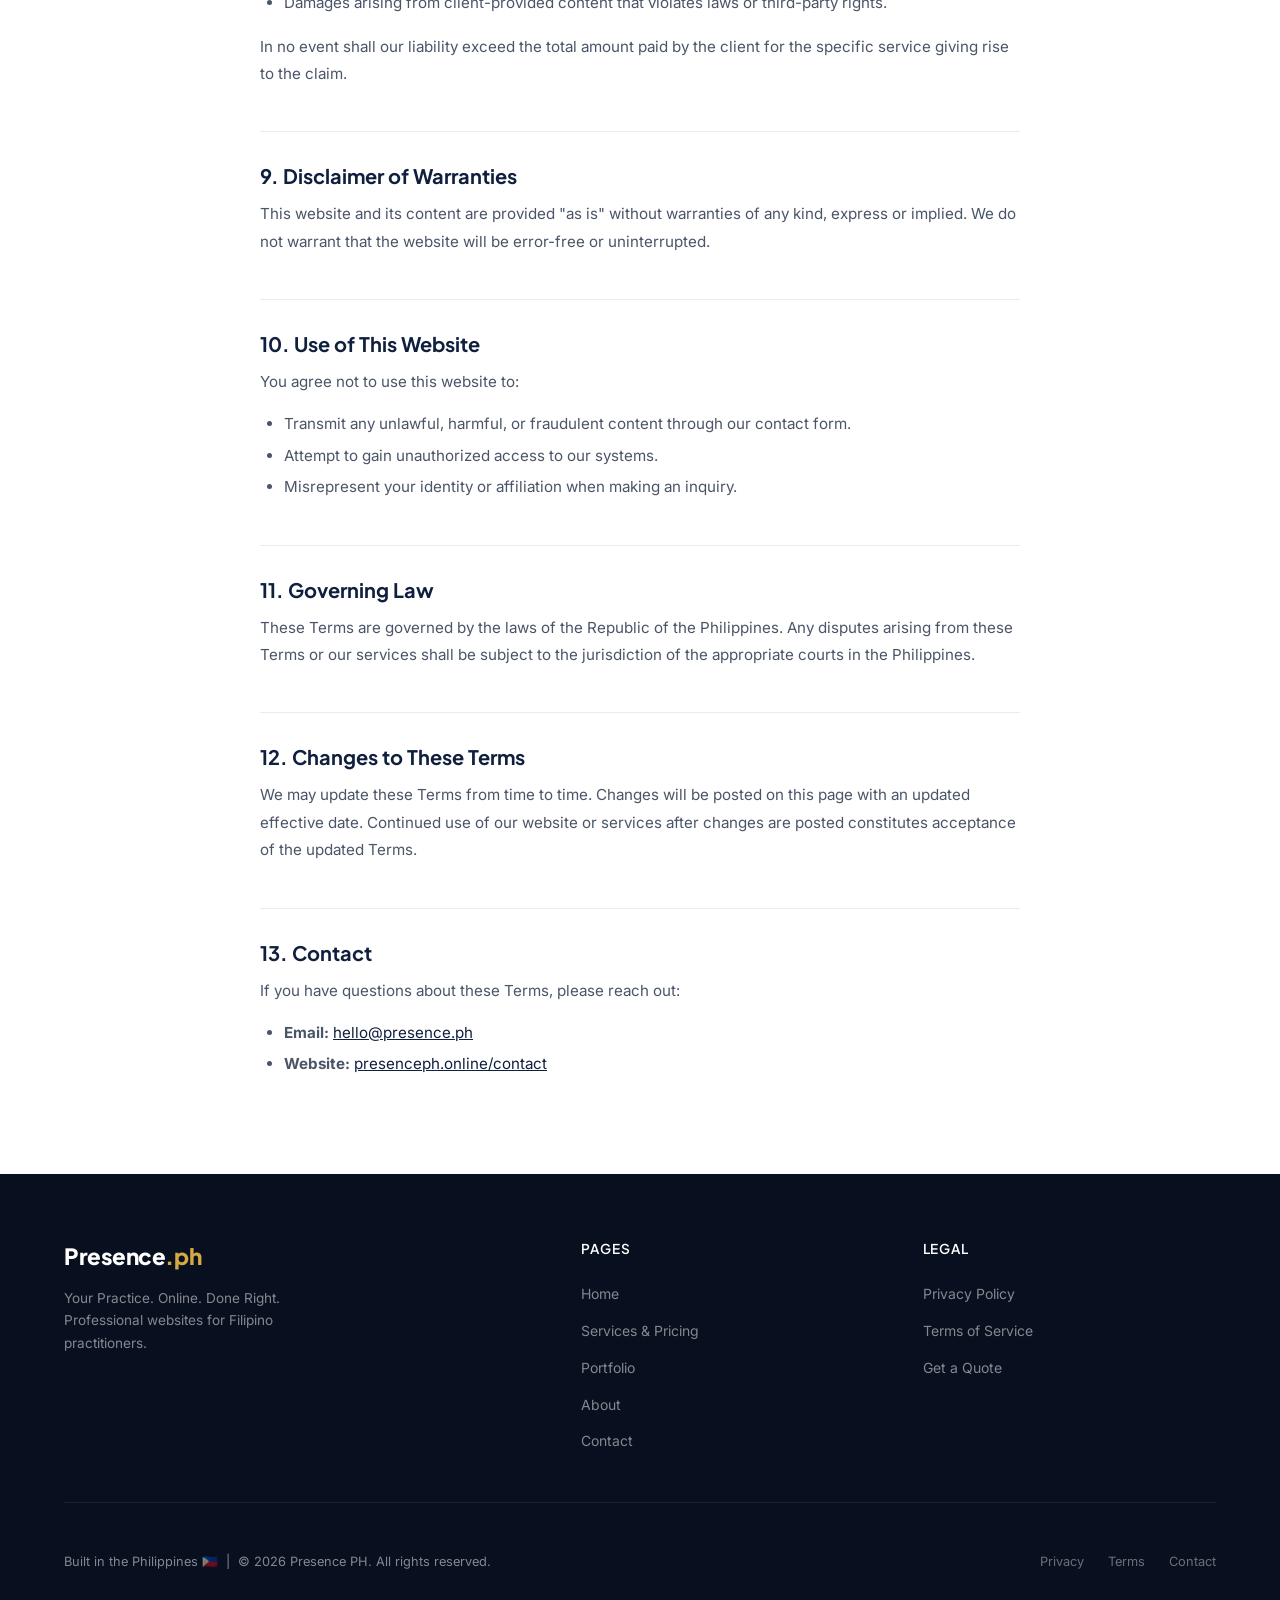
<file: terms.html>
<!DOCTYPE html>
<html lang="en">
<head>
  <meta charset="UTF-8" />
  <meta name="viewport" content="width=device-width, initial-scale=1.0" />
  <title>Terms of Service — Presence PH</title>
  <meta name="description" content="Presence PH Terms of Service — the terms and conditions governing use of our website and web design services." />

  <!-- Open Graph -->
  <meta property="og:type"        content="website" />
  <meta property="og:title"       content="Terms of Service — Presence PH" />
  <meta property="og:description" content="Terms and conditions for using Presence PH's website and services." />
  <meta property="og:url"         content="https://presenceph.online/terms.html" />
  <meta property="og:site_name"   content="Presence PH" />

  <!-- Fonts -->
  <link rel="preconnect" href="https://fonts.googleapis.com" />
  <link rel="preconnect" href="https://fonts.gstatic.com" crossorigin />
  <link href="https://fonts.googleapis.com/css2?family=Plus+Jakarta+Sans:wght@400;500;600;700;800&family=Inter:wght@400;500;600&display=swap" rel="stylesheet" />

  <!-- Icons -->
  <link rel="stylesheet" href="https://cdnjs.cloudflare.com/ajax/libs/font-awesome/6.5.0/css/all.min.css" />

  <!-- Stylesheet -->
  <link rel="stylesheet" href="styles.css" />

  <link rel="canonical" href="https://presenceph.online/terms.html" />
</head>
<body>

  <!-- NAVBAR -->
  <header>
    <nav class="navbar" id="navbar" role="navigation" aria-label="Main navigation">
      <div class="container">
        <div class="navbar__inner">
          <a href="index.html" class="navbar__logo">Presence<span>.ph</span></a>
          <ul class="navbar__nav" role="list">
            <li><a href="services.html"  class="navbar__link">Services</a></li>
            <li><a href="portfolio.html" class="navbar__link">Portfolio</a></li>
            <li><a href="about.html"     class="navbar__link">About</a></li>
            <li><a href="contact.html"   class="navbar__link">Contact</a></li>
          </ul>
          <a href="contact.html" class="btn btn--primary navbar__cta">Get a Quote</a>
          <button class="navbar__hamburger" id="hamburger" aria-label="Toggle menu" aria-expanded="false">
            <span></span><span></span><span></span>
          </button>
        </div>
      </div>
    </nav>
    <nav class="navbar__mobile" id="mobileNav" aria-label="Mobile navigation">
      <a href="services.html"  class="navbar__link">Services</a>
      <a href="portfolio.html" class="navbar__link">Portfolio</a>
      <a href="about.html"     class="navbar__link">About</a>
      <a href="contact.html"   class="navbar__link">Contact</a>
      <a href="contact.html"   class="btn btn--primary">Get a Quote</a>
    </nav>
  </header>

  <!-- SERVICES STRIP -->
  <div class="services-strip">
    <div class="container">
            <div class="services-strip__inner">
        <a href="contact.html?practice=medical-dental" class="services-strip__item"><i class="fa-solid fa-stethoscope"></i> Medical &amp; Dental</a>
        <a href="contact.html?practice=legal" class="services-strip__item"><i class="fa-solid fa-scale-balanced"></i> Legal</a>
        <a href="contact.html?practice=architecture" class="services-strip__item"><i class="fa-solid fa-compass-drafting"></i> Architecture &amp; Construction</a>
        <a href="contact.html?practice=consultant" class="services-strip__item"><i class="fa-solid fa-briefcase"></i> Consultants &amp; Professionals</a>
      </div>
    </div>
  </div>

  <main>

    <!-- PAGE HERO -->
    <section class="page-hero">
      <div class="container">
        <span class="section__label" style="color:var(--gold);">Legal</span>
        <h1>Terms of Service</h1>
        <p>The terms that govern your use of this website and our web design services.</p>
      </div>
    </section>

    <!-- CONTENT -->
    <section>
      <div class="container">
        <div class="legal-content">

          <span class="legal-date">Last updated: March 15, 2026</span>

          <p>These Terms of Service ("Terms") govern your use of the Presence PH website at <strong>presenceph.online</strong> and the web design services we provide. By accessing this website or engaging our services, you agree to these Terms.</p>
          <p>Please read these Terms carefully before using our services. If you do not agree, please do not use our website or engage our services.</p>

          <h2>1. Services Provided</h2>
          <p>Presence PH provides professional web design and development services for service-based professionals in the Philippines. Services include, but are not limited to:</p>
          <ul>
            <li>Static website design and development</li>
            <li>Domain setup assistance</li>
            <li>Basic search engine optimization (SEO) setup</li>
            <li>Monthly website care and maintenance (optional add-on)</li>
          </ul>
          <p>The specific scope of work for each project is defined in a written agreement or proposal shared with the client prior to commencement.</p>

          <h2>2. Project Agreements and Payment</h2>
          <p>All projects require a written agreement between the client and Presence PH before work begins. This agreement will specify:</p>
          <ul>
            <li>The scope of work and number of pages included</li>
            <li>The agreed package price as listed on our services page</li>
            <li>Payment terms, including deposit requirements</li>
            <li>The estimated delivery timeline</li>
            <li>The number of revision rounds included</li>
          </ul>
          <p>Pricing published on this website reflects our current standard packages. Final pricing is confirmed in writing in the project agreement. We reserve the right to update package pricing; however, any price agreed in writing will be honored for that specific project.</p>

          <h2>3. Revisions and Scope Changes</h2>
          <p>Each package includes a defined number of revision rounds as stated in the project agreement. Revisions requested within scope and within the included rounds are covered at no additional charge.</p>
          <p>Requests that fall outside the agreed scope — including additional pages, structural redesigns, or significant content additions — may incur additional fees, which will be communicated and agreed upon in writing before implementation.</p>

          <h2>4. Client Responsibilities</h2>
          <p>Clients are responsible for:</p>
          <ul>
            <li>Providing accurate and complete information about their practice in a timely manner.</li>
            <li>Reviewing draft designs and providing clear, consolidated feedback within the agreed timeline.</li>
            <li>Ensuring that all content, images, logos, and materials they supply do not infringe on third-party intellectual property rights.</li>
            <li>Ensuring their website content complies with applicable laws and professional regulations in their field.</li>
          </ul>
          <p>Delays caused by late client feedback or missing materials may affect project timelines and are not the responsibility of Presence PH.</p>

          <h2>5. Intellectual Property</h2>
          <p>Upon full payment, the client receives full ownership of the final delivered website files — including HTML, CSS, and JavaScript — as agreed in the project scope.</p>
          <p>Presence PH retains the right to display the completed work in its portfolio and marketing materials unless the client requests otherwise in writing prior to project commencement.</p>
          <p>Third-party resources used in your website (such as fonts from Google Fonts or icons from Font Awesome) remain subject to their respective licenses.</p>

          <h2>6. Domain and Hosting</h2>
          <p>Domain registration and hosting are separate from our service packages unless otherwise agreed. When we assist with domain setup, the domain is registered in the client's name and the client retains full ownership and control.</p>
          <p>We are not responsible for domain registration fees, renewal costs, or third-party hosting service interruptions.</p>

          <h2>7. Monthly Care Plans</h2>
          <p>Our optional monthly care plans are billed on a monthly basis. Either party may cancel the care plan arrangement with reasonable written notice (at least 7 days before the next billing cycle).</p>
          <p>Care plans cover the specific services described in our pricing page and any agreed project addendum. They do not cover major redesigns or the addition of new pages, which would be treated as a separate project.</p>

          <h2>8. Limitation of Liability</h2>
          <p>Presence PH provides services on a best-effort basis. We are not liable for:</p>
          <ul>
            <li>Loss of business, revenue, or clients attributable to website downtime or performance issues beyond our control.</li>
            <li>Third-party hosting, domain, or CDN outages.</li>
            <li>Search engine ranking changes or results from SEO setup.</li>
            <li>Damages arising from client-provided content that violates laws or third-party rights.</li>
          </ul>
          <p>In no event shall our liability exceed the total amount paid by the client for the specific service giving rise to the claim.</p>

          <h2>9. Disclaimer of Warranties</h2>
          <p>This website and its content are provided "as is" without warranties of any kind, express or implied. We do not warrant that the website will be error-free or uninterrupted.</p>

          <h2>10. Use of This Website</h2>
          <p>You agree not to use this website to:</p>
          <ul>
            <li>Transmit any unlawful, harmful, or fraudulent content through our contact form.</li>
            <li>Attempt to gain unauthorized access to our systems.</li>
            <li>Misrepresent your identity or affiliation when making an inquiry.</li>
          </ul>

          <h2>11. Governing Law</h2>
          <p>These Terms are governed by the laws of the Republic of the Philippines. Any disputes arising from these Terms or our services shall be subject to the jurisdiction of the appropriate courts in the Philippines.</p>

          <h2>12. Changes to These Terms</h2>
          <p>We may update these Terms from time to time. Changes will be posted on this page with an updated effective date. Continued use of our website or services after changes are posted constitutes acceptance of the updated Terms.</p>

          <h2>13. Contact</h2>
          <p>If you have questions about these Terms, please reach out:</p>
          <ul>
            <li><strong>Email:</strong> <a href="mailto:hello@presence.ph">hello@presence.ph</a></li>
            <li><strong>Website:</strong> <a href="contact.html">presenceph.online/contact</a></li>
          </ul>

        </div>
      </div>
    </section>

  </main>

  <!-- FOOTER -->
  <footer class="footer" role="contentinfo">
    <div class="container">
      <div class="footer__inner">
        <div class="footer__brand">
          <a href="index.html" class="navbar__logo">Presence<span>.ph</span></a>
          <p class="footer__tagline">Your Practice. Online. Done Right.<br />Professional websites for Filipino practitioners.</p>
        </div>
        <div>
          <p class="footer__col-title">Pages</p>
          <ul class="footer__links">
            <li><a href="index.html">Home</a></li>
            <li><a href="services.html">Services &amp; Pricing</a></li>
            <li><a href="portfolio.html">Portfolio</a></li>
            <li><a href="about.html">About</a></li>
            <li><a href="contact.html">Contact</a></li>
          </ul>
        </div>
        <div>
          <p class="footer__col-title">Legal</p>
          <ul class="footer__links">
            <li><a href="privacy-policy.html">Privacy Policy</a></li>
            <li><a href="terms.html">Terms of Service</a></li>
            <li><a href="contact.html">Get a Quote</a></li>
          </ul>
        </div>
      </div>
      <div class="footer__bottom">
        <p>Built in the Philippines 🇵🇭 &nbsp;|&nbsp; &copy; <span id="year"></span> Presence PH. All rights reserved.</p>
        <div class="footer__bottom-links">
          <a href="privacy-policy.html">Privacy</a>
          <a href="terms.html">Terms</a>
          <a href="contact.html">Contact</a>
        </div>
      </div>
    </div>
  </footer>

  <script>
    document.getElementById('year').textContent = new Date().getFullYear();
    const navbar = document.getElementById('navbar');
    window.addEventListener('scroll', () => navbar.classList.toggle('scrolled', window.scrollY > 10), { passive: true });
    const hamburger = document.getElementById('hamburger');
    const mobileNav = document.getElementById('mobileNav');
    hamburger.addEventListener('click', () => {
      const open = mobileNav.classList.toggle('open');
      hamburger.setAttribute('aria-expanded', open);
    });
    document.addEventListener('click', (e) => {
      if (!navbar.contains(e.target) && !mobileNav.contains(e.target)) {
        mobileNav.classList.remove('open');
        hamburger.setAttribute('aria-expanded', false);
      }
    });
  </script>
</body>
</html>
</file>
<file: styles.css>
/* ==============================================
   PRESENCE PH — styles.css
   Main stylesheet for all pages
   ============================================== */

/* --- Custom Properties --- */
:root {
  --navy:        #0F1F3D;
  --navy-mid:    #162847;
  --navy-deep:   #080F1E;
  --gold:        #D4A843;
  --gold-light:  #DDB96A;
  --white:       #FFFFFF;
  --gray-50:     #F8F9FA;
  --gray-100:    #F1F3F5;
  --gray-200:    #E9ECEF;
  --gray-300:    #DEE2E6;
  --gray-400:    #ADB5BD;
  --gray-600:    #6C757D;
  --gray-800:    #343A40;
  --text-dark:   #1A1A2E;
  --text-body:   #4A5568;
  --text-light:  #718096;
  --success:     #22C55E;
  --error:       #EF4444;

  --font-heading: 'Plus Jakarta Sans', sans-serif;
  --font-body:    'Inter', sans-serif;

  --radius-sm:  6px;
  --radius-md:  12px;
  --radius-lg:  20px;
  --radius-xl:  28px;

  --shadow-sm:  0 1px 3px rgba(0,0,0,0.08);
  --shadow-md:  0 4px 20px rgba(0,0,0,0.10);
  --shadow-lg:  0 8px 40px rgba(0,0,0,0.14);
  --shadow-xl:  0 16px 64px rgba(0,0,0,0.18);

  --transition: 0.25s ease;
  --max-width:  1200px;
  --nav-height: 72px;
}

/* --- Reset & Base --- */
*, *::before, *::after {
  box-sizing: border-box;
  margin: 0;
  padding: 0;
}

html {
  scroll-behavior: smooth;
  font-size: 16px;
}

body {
  font-family: var(--font-body);
  color: var(--text-body);
  background: var(--white);
  line-height: 1.65;
  -webkit-font-smoothing: antialiased;
  -moz-osx-font-smoothing: grayscale;
}

img { max-width: 100%; height: auto; display: block; }
a   { color: inherit; text-decoration: none; }
ul  { list-style: none; }
button { cursor: pointer; border: none; background: none; font-family: inherit; }

/* --- Typography --- */
h1, h2, h3, h4, h5 {
  font-family: var(--font-heading);
  color: var(--navy);
  line-height: 1.2;
  font-weight: 700;
}
h1 { font-size: clamp(2rem, 5vw, 3.5rem); }
h2 { font-size: clamp(1.6rem, 3.5vw, 2.5rem); }
h3 { font-size: clamp(1.1rem, 2.5vw, 1.5rem); }
h4 { font-size: 1.05rem; }

p { margin-bottom: 1rem; }
p:last-child { margin-bottom: 0; }

/* --- Layout Utilities --- */
.container {
  max-width: var(--max-width);
  margin: 0 auto;
  padding: 0 1.5rem;
}

.section        { padding: 5rem 0; }
.section--gray  { background: var(--gray-50); }
.section--navy  { background: var(--navy); }

.section__label {
  font-size: 0.75rem;
  font-weight: 700;
  letter-spacing: 0.14em;
  text-transform: uppercase;
  color: var(--gold);
  margin-bottom: 0.6rem;
  display: block;
}

.section__title    { margin-bottom: 0.85rem; }
.section__subtitle {
  color: var(--text-light);
  font-size: 1.05rem;
  max-width: 580px;
  line-height: 1.7;
}

.text-center                       { text-align: center; }
.text-center .section__subtitle    { margin-left: auto; margin-right: auto; }

/* --- Buttons --- */
.btn {
  display: inline-flex;
  align-items: center;
  gap: 0.5rem;
  padding: 0.75rem 1.75rem;
  border-radius: var(--radius-sm);
  font-family: var(--font-heading);
  font-weight: 600;
  font-size: 0.95rem;
  transition: all var(--transition);
  white-space: nowrap;
  cursor: pointer;
  border: 2px solid transparent;
}

.btn--primary {
  background: var(--gold);
  color: var(--navy);
  border-color: var(--gold);
}
.btn--primary:hover {
  background: var(--gold-light);
  border-color: var(--gold-light);
  transform: translateY(-2px);
  box-shadow: 0 6px 20px rgba(212,168,67,0.38);
}

.btn--outline {
  border-color: rgba(255,255,255,0.6);
  color: var(--white);
}
.btn--outline:hover {
  background: rgba(255,255,255,0.12);
  border-color: var(--white);
}

.btn--outline-navy {
  border-color: var(--navy);
  color: var(--navy);
}
.btn--outline-navy:hover {
  background: var(--navy);
  color: var(--white);
}

.btn--outline-gold {
  border-color: var(--gold);
  color: var(--gold);
}
.btn--outline-gold:hover {
  background: var(--gold);
  color: var(--navy);
}

.btn--lg  { padding: 1rem 2.25rem; font-size: 1rem; }
.btn--sm  { padding: 0.5rem 1.2rem; font-size: 0.85rem; }
.btn--full { width: 100%; justify-content: center; }

/* ==============================================
   NAVBAR
   ============================================== */
.navbar {
  position: sticky;
  top: 0;
  z-index: 1000;
  background: var(--white);
  height: var(--nav-height);
  display: flex;
  align-items: center;
  border-bottom: 1px solid transparent;
  transition: box-shadow var(--transition), border-color var(--transition);
}
.navbar.scrolled {
  box-shadow: 0 2px 24px rgba(15,31,61,0.10);
  border-bottom-color: var(--gray-100);
}

.navbar__inner {
  display: flex;
  align-items: center;
  justify-content: space-between;
  width: 100%;
}

.navbar__logo {
  font-family: var(--font-heading);
  font-size: 1.4rem;
  font-weight: 800;
  color: var(--navy);
  letter-spacing: -0.02em;
}
.navbar__logo span { color: var(--gold); }

.navbar__nav {
  display: flex;
  align-items: center;
  gap: 2rem;
}

.navbar__link {
  font-size: 0.875rem;
  font-weight: 500;
  color: var(--gray-600);
  transition: color var(--transition);
  position: relative;
  padding-bottom: 2px;
}
.navbar__link::after {
  content: '';
  position: absolute;
  bottom: -4px;
  left: 0; right: 0;
  height: 2px;
  background: var(--gold);
  border-radius: 1px;
  transform: scaleX(0);
  transition: transform var(--transition);
  transform-origin: left;
}
.navbar__link:hover        { color: var(--navy); }
.navbar__link:hover::after { transform: scaleX(1); }
.navbar__link.active       { color: var(--navy); }
.navbar__link.active::after{ transform: scaleX(1); }

.navbar__cta { margin-left: 0.5rem; }

.navbar__hamburger {
  display: none;
  flex-direction: column;
  gap: 5px;
  padding: 6px 4px;
  background: none;
  border: none;
}
.navbar__hamburger span {
  display: block;
  width: 24px;
  height: 2px;
  background: var(--navy);
  border-radius: 2px;
  transition: all var(--transition);
}

/* Mobile nav */
.navbar__mobile {
  display: none;
  position: fixed;
  top: var(--nav-height);
  left: 0; right: 0;
  background: var(--white);
  padding: 1.25rem 1.5rem 1.5rem;
  box-shadow: 0 8px 32px rgba(0,0,0,0.12);
  flex-direction: column;
  gap: 0.25rem;
  z-index: 999;
  border-top: 1px solid var(--gray-100);
}
.navbar__mobile.open { display: flex; }
.navbar__mobile .navbar__link {
  font-size: 0.95rem;
  padding: 0.75rem 0;
  border-bottom: 1px solid var(--gray-100);
  display: block;
}
.navbar__mobile .navbar__link::after { display: none; }
.navbar__mobile .btn {
  width: 100%;
  justify-content: center;
  margin-top: 0.75rem;
}

/* ==============================================
   SERVICES STRIP
   ============================================== */
.services-strip {
  background: var(--navy-mid);
  border-bottom: 1px solid rgba(255,255,255,0.06);
}
.services-strip__inner {
  display: flex;
  align-items: stretch;
  overflow-x: auto;
  scrollbar-width: none;
}
.services-strip__inner::-webkit-scrollbar { display: none; }

.services-strip__item {
  flex: 1;
  min-width: 160px;
  display: flex;
  align-items: center;
  justify-content: center;
  gap: 0.55rem;
  padding: 0.85rem 1rem;
  color: rgba(255,255,255,0.65);
  font-size: 0.8rem;
  font-weight: 500;
  font-family: var(--font-heading);
  border-right: 1px solid rgba(255,255,255,0.07);
  transition: color var(--transition), background var(--transition);
  white-space: nowrap;
  cursor: pointer;
  text-decoration: none;
}
.services-strip__item:last-child { border-right: none; }
.services-strip__item i { color: var(--gold); font-size: 0.9rem; }
.services-strip__item:hover {
  color: var(--white);
  background: rgba(255,255,255,0.04);
}

/* ==============================================
   HERO
   ============================================== */
.hero {
  background: var(--navy);
  padding: 6rem 0 5.5rem;
  position: relative;
  overflow: hidden;
}
.hero::before {
  content: '';
  position: absolute;
  top: -40%;
  right: -8%;
  width: 700px;
  height: 700px;
  background: radial-gradient(circle, rgba(212,168,67,0.07) 0%, transparent 65%);
  pointer-events: none;
}
.hero::after {
  content: '';
  position: absolute;
  bottom: -30%;
  left: -5%;
  width: 500px;
  height: 500px;
  background: radial-gradient(circle, rgba(255,255,255,0.02) 0%, transparent 70%);
  pointer-events: none;
}

.hero__content {
  max-width: 780px;
  position: relative;
  z-index: 1;
}

.hero__eyebrow {
  display: inline-flex;
  align-items: center;
  gap: 0.5rem;
  background: rgba(212,168,67,0.12);
  border: 1px solid rgba(212,168,67,0.28);
  color: var(--gold);
  padding: 0.4rem 1rem;
  border-radius: 100px;
  font-size: 0.78rem;
  font-weight: 600;
  letter-spacing: 0.06em;
  text-transform: uppercase;
  margin-bottom: 1.5rem;
}

.hero__headline {
  color: var(--white);
  margin-bottom: 1.25rem;
  font-size: clamp(2.1rem, 5vw, 3.4rem);
  line-height: 1.18;
}
.hero__headline em {
  color: var(--gold);
  font-style: normal;
}

.hero__subheadline {
  color: rgba(255,255,255,0.72);
  font-size: 1.1rem;
  margin-bottom: 2.25rem;
  max-width: 540px;
  line-height: 1.75;
}

.hero__ctas {
  display: flex;
  gap: 1rem;
  flex-wrap: wrap;
  margin-bottom: 2.75rem;
}

.hero__signals {
  display: flex;
  flex-wrap: wrap;
  gap: 1.75rem;
}
.hero__signal {
  display: flex;
  align-items: center;
  gap: 0.5rem;
  color: rgba(255,255,255,0.55);
  font-size: 0.85rem;
}
.hero__signal i { color: var(--gold); font-size: 0.95rem; }

/* ==============================================
   WHO WE BUILD FOR
   ============================================== */
.who-cards {
  display: grid;
  grid-template-columns: repeat(4, 1fr);
  gap: 1.5rem;
  margin-top: 3rem;
}

.who-card {
  background: var(--white);
  border: 1px solid var(--gray-200);
  border-radius: var(--radius-md);
  padding: 2rem 1.5rem;
  transition: all var(--transition);
  position: relative;
  overflow: hidden;
}
.who-card::after {
  content: '';
  position: absolute;
  bottom: 0; left: 0; right: 0;
  height: 3px;
  background: var(--gold);
  transform: scaleX(0);
  transform-origin: left;
  transition: transform var(--transition);
}
.who-card:hover {
  box-shadow: var(--shadow-md);
  transform: translateY(-4px);
  border-color: transparent;
}
.who-card:hover::after { transform: scaleX(1); }

.who-card__icon {
  width: 48px;
  height: 48px;
  background: rgba(15,31,61,0.06);
  border-radius: var(--radius-sm);
  display: flex;
  align-items: center;
  justify-content: center;
  font-size: 1.25rem;
  color: var(--navy);
  margin-bottom: 1.25rem;
}
.who-card h3 { font-size: 1rem; margin-bottom: 0.4rem; }
.who-card p  { color: var(--text-light); font-size: 0.875rem; line-height: 1.6; margin-bottom: 0; }

/* ==============================================
   PROCESS STEPS
   ============================================== */
.process-steps {
  display: grid;
  grid-template-columns: repeat(4, 1fr);
  gap: 2rem;
  margin-top: 3rem;
  position: relative;
}
.process-steps::before {
  content: '';
  position: absolute;
  top: 27px;
  left: calc(12.5% + 20px);
  right: calc(12.5% + 20px);
  height: 2px;
  background: var(--gray-200);
  z-index: 0;
}

.process-step {
  position: relative;
  z-index: 1;
  text-align: center;
}
.process-step__num {
  width: 56px;
  height: 56px;
  border-radius: 50%;
  display: flex;
  align-items: center;
  justify-content: center;
  font-family: var(--font-heading);
  font-size: 1.15rem;
  font-weight: 800;
  margin: 0 auto 1.25rem;
  border: 3px solid var(--white);
  position: relative;
}
.process-step__num.step-default {
  background: var(--navy);
  color: var(--white);
  box-shadow: 0 0 0 2px var(--navy);
}
.process-step__num.step-gold {
  background: var(--gold);
  color: var(--navy);
  box-shadow: 0 0 0 2px var(--gold);
}
.process-step h3 { font-size: 0.95rem; margin-bottom: 0.4rem; }
.process-step p  { color: var(--text-light); font-size: 0.85rem; margin-bottom: 0; }

/* ==============================================
   PRICING PREVIEW (Homepage)
   ============================================== */
.pricing-preview {
  display: grid;
  grid-template-columns: repeat(4, 1fr);
  gap: 1rem;
  margin-top: 3rem;
  margin-bottom: 2rem;
}

.pricing-preview-card {
  background: var(--white);
  border: 2px solid var(--gray-200);
  border-radius: var(--radius-md);
  padding: 1.75rem 1.25rem;
  transition: all var(--transition);
  position: relative;
}
.pricing-preview-card:hover {
  border-color: var(--gold);
  box-shadow: var(--shadow-md);
}
.pricing-preview-card.popular {
  background: var(--navy);
  border-color: var(--gold);
}
.pricing-preview-card.popular h3       { color: var(--white); }
.pricing-preview-card.popular .price   { color: var(--white); }
.pricing-preview-card.popular .price-note { color: rgba(255,255,255,0.55); }

.popular-badge {
  position: absolute;
  top: -12px;
  left: 50%;
  transform: translateX(-50%);
  background: var(--gold);
  color: var(--navy);
  font-size: 0.68rem;
  font-weight: 700;
  letter-spacing: 0.08em;
  text-transform: uppercase;
  padding: 3px 14px;
  border-radius: 100px;
  white-space: nowrap;
}

.pricing-preview-card h3 { font-size: 0.95rem; margin-bottom: 0.75rem; }

.price {
  font-family: var(--font-heading);
  font-size: 1.65rem;
  font-weight: 800;
  color: var(--navy);
  line-height: 1;
  margin-bottom: 0.2rem;
}
.price-note {
  font-size: 0.78rem;
  color: var(--text-light);
  margin-bottom: 0;
}

/* ==============================================
   PORTFOLIO GRID
   ============================================== */
.portfolio-grid,
.portfolio-full-grid {
  display: grid;
  grid-template-columns: repeat(3, 1fr);
  gap: 1.75rem;
  margin-top: 3rem;
}

.portfolio-card {
  border-radius: var(--radius-md);
  overflow: hidden;
  border: 1px solid var(--gray-200);
  transition: all var(--transition);
  background: var(--white);
}
.portfolio-card:hover {
  transform: translateY(-5px);
  box-shadow: var(--shadow-lg);
  border-color: transparent;
}

.portfolio-card__img {
  height: 210px;
  display: flex;
  align-items: center;
  justify-content: center;
  position: relative;
  overflow: hidden;
}

.portfolio-card__img--real {
  background: linear-gradient(160deg, #1a0a3e 0%, #2a1060 50%, #0d1f3c 100%);
  flex-direction: column;
  gap: 0.5rem;
}
.portfolio-card__img--real .site-preview {
  text-align: center;
}
.portfolio-card__img--real .site-preview-logo {
  font-family: var(--font-heading);
  font-size: 1.3rem;
  font-weight: 800;
  color: var(--white);
  letter-spacing: 0.02em;
  margin-bottom: 0.3rem;
}
.portfolio-card__img--real .site-preview-sub {
  font-size: 0.72rem;
  color: rgba(255,255,255,0.5);
  letter-spacing: 0.1em;
  text-transform: uppercase;
}
.portfolio-card__img--real .site-preview-bar {
  display: flex;
  gap: 0.3rem;
  justify-content: center;
  margin-top: 1.25rem;
}
.portfolio-card__img--real .site-preview-bar span {
  display: block;
  height: 3px;
  border-radius: 2px;
  background: rgba(255,255,255,0.2);
}
.portfolio-card__img--real .site-preview-bar span:nth-child(1) { width: 50px; }
.portfolio-card__img--real .site-preview-bar span:nth-child(2) { width: 30px; }
.portfolio-card__img--real .site-preview-bar span:nth-child(3) { width: 40px; }
.portfolio-card__img--real .site-preview-bar span:nth-child(4) { width: 20px; }

.portfolio-card__img--real .site-gold-accent {
  width: 40px;
  height: 2px;
  background: var(--gold);
  margin: 0.5rem auto 0;
}

.portfolio-card__img--placeholder {
  background: var(--gray-100);
  flex-direction: column;
  gap: 0.5rem;
  color: var(--gray-400);
}
.portfolio-card__img--placeholder i { font-size: 2.5rem; }
.portfolio-card__img--placeholder p {
  font-size: 0.85rem;
  font-weight: 600;
  color: var(--gray-400);
  margin-bottom: 0;
}

.portfolio-card__body { padding: 1.5rem; }

.portfolio-card__tag {
  display: inline-flex;
  align-items: center;
  gap: 0.3rem;
  background: rgba(212,168,67,0.12);
  color: var(--gold);
  font-size: 0.72rem;
  font-weight: 700;
  padding: 0.22rem 0.65rem;
  border-radius: 4px;
  margin-bottom: 0.75rem;
  letter-spacing: 0.04em;
}
.portfolio-card h3 { font-size: 1rem; margin-bottom: 0.25rem; }
.portfolio-card p  { font-size: 0.875rem; color: var(--text-light); margin-bottom: 0.75rem; }

.portfolio-card__link {
  font-size: 0.85rem;
  font-weight: 600;
  color: var(--navy);
  display: inline-flex;
  align-items: center;
  gap: 0.3rem;
  transition: color var(--transition);
}
.portfolio-card__link:hover { color: var(--gold); }

/* Placeholder CTA */
.portfolio-card__placeholder-cta {
  display: flex;
  flex-direction: column;
  gap: 0.5rem;
}
.portfolio-card__placeholder-cta p { font-size: 0.82rem; color: var(--text-light); margin-bottom: 0; }

/* ==============================================
   TESTIMONIAL
   ============================================== */
.testimonial-section {
  background: var(--navy);
  padding: 5rem 0;
  position: relative;
  overflow: hidden;
}
.testimonial-section::before {
  content: '';
  position: absolute;
  top: 0; left: 0; right: 0; bottom: 0;
  background: radial-gradient(ellipse at center, rgba(212,168,67,0.08) 0%, transparent 65%);
  pointer-events: none;
}
.testimonial-inner {
  position: relative;
  z-index: 1;
}

.testimonial-card {
  max-width: 680px;
  margin: 0 auto;
  text-align: center;
}
.testimonial-stars {
  color: var(--gold);
  font-size: 1rem;
  letter-spacing: 0.1em;
  margin-bottom: 1.5rem;
}
.testimonial-card__quote {
  font-family: var(--font-heading);
  font-size: clamp(1.15rem, 2.5vw, 1.45rem);
  color: var(--white);
  font-weight: 500;
  line-height: 1.65;
  margin-bottom: 2rem;
  font-style: italic;
  position: relative;
}
.testimonial-card__quote::before,
.testimonial-card__quote::after {
  font-size: 3rem;
  color: var(--gold);
  opacity: 0.6;
  font-family: Georgia, serif;
  line-height: 0;
  vertical-align: -0.4em;
}
.testimonial-card__quote::before { content: '\201C'; margin-right: 0.1em; }
.testimonial-card__quote::after  { content: '\201D'; margin-left: 0.1em; }

.testimonial-card__author strong {
  display: block;
  color: var(--gold);
  font-family: var(--font-heading);
  font-size: 1rem;
  margin-bottom: 0.2rem;
}
.testimonial-card__author {
  color: rgba(255,255,255,0.6);
  font-size: 0.875rem;
}

/* ==============================================
   CTA BANNER
   ============================================== */
.cta-banner {
  background: linear-gradient(135deg, var(--navy) 0%, #1a3a6b 100%);
  padding: 5.5rem 0;
  text-align: center;
  position: relative;
  overflow: hidden;
}
.cta-banner::before {
  content: '';
  position: absolute;
  top: 0; left: 0; right: 0; bottom: 0;
  background: radial-gradient(ellipse at center, rgba(212,168,67,0.10) 0%, transparent 65%);
}
.cta-banner .container { position: relative; z-index: 1; }
.cta-banner h2 { color: var(--white); margin-bottom: 0.75rem; }
.cta-banner p  { color: rgba(255,255,255,0.72); font-size: 1.1rem; margin-bottom: 2rem; }

/* ==============================================
   FOOTER
   ============================================== */
.footer {
  background: var(--navy-deep);
  padding: 4rem 0 2rem;
  color: rgba(255,255,255,0.5);
}

.footer__inner {
  display: grid;
  grid-template-columns: 1.6fr 1fr 1fr;
  gap: 3rem;
  margin-bottom: 3rem;
  padding-bottom: 3rem;
  border-bottom: 1px solid rgba(255,255,255,0.08);
}

.footer__brand .navbar__logo {
  color: var(--white);
  display: inline-block;
  margin-bottom: 0.75rem;
}
.footer__brand .navbar__logo span { color: var(--gold); }
.footer__tagline {
  font-size: 0.85rem;
  line-height: 1.65;
  max-width: 260px;
}

.footer__col-title {
  color: var(--white);
  font-family: var(--font-heading);
  font-weight: 600;
  font-size: 0.85rem;
  letter-spacing: 0.06em;
  text-transform: uppercase;
  margin-bottom: 1.25rem;
}

.footer__links {
  display: flex;
  flex-direction: column;
  gap: 0.65rem;
}
.footer__links a {
  font-size: 0.875rem;
  color: rgba(255,255,255,0.5);
  transition: color var(--transition);
}
.footer__links a:hover { color: var(--gold); }

.footer__bottom {
  display: flex;
  justify-content: space-between;
  align-items: center;
  flex-wrap: wrap;
  gap: 1rem;
}
.footer__bottom p { font-size: 0.8rem; margin-bottom: 0; }

.footer__bottom-links {
  display: flex;
  gap: 1.5rem;
}
.footer__bottom-links a {
  font-size: 0.8rem;
  color: rgba(255,255,255,0.4);
  transition: color var(--transition);
}
.footer__bottom-links a:hover { color: var(--gold); }

/* ==============================================
   PAGE HERO (inner pages)
   ============================================== */
.page-hero {
  background: var(--navy);
  padding: 4rem 0 3.5rem;
  text-align: center;
  position: relative;
  overflow: hidden;
}
.page-hero::before {
  content: '';
  position: absolute;
  inset: 0;
  background: radial-gradient(ellipse at center top, rgba(212,168,67,0.07) 0%, transparent 60%);
}
.page-hero .container { position: relative; z-index: 1; }
.page-hero h1 { color: var(--white); margin-bottom: 0.75rem; }
.page-hero p  { color: rgba(255,255,255,0.68); font-size: 1.05rem; max-width: 560px; margin: 0 auto; }

/* ==============================================
   SERVICES PAGE — FULL PRICING CARDS
   ============================================== */
.pricing-grid {
  display: grid;
  grid-template-columns: repeat(4, 1fr);
  gap: 1.5rem;
  margin-top: 3rem;
  align-items: stretch;
}

.pricing-card {
  background: var(--white);
  border: 2px solid var(--gray-200);
  border-radius: var(--radius-md);
  padding: 2rem 1.5rem;
  transition: all var(--transition);
  position: relative;
  display: flex;
  flex-direction: column;
}
.pricing-card:hover {
  border-color: var(--gold);
  box-shadow: var(--shadow-lg);
  transform: translateY(-4px);
}
.pricing-card.popular {
  background: var(--navy);
  border-color: var(--gold);
  transform: scale(1.03);
  z-index: 2;
}
.pricing-card.popular:hover { transform: scale(1.03) translateY(-4px); }

.pricing-card__name {
  font-size: 0.72rem;
  font-weight: 700;
  letter-spacing: 0.12em;
  text-transform: uppercase;
  color: var(--gray-600);
  margin-bottom: 0.2rem;
}
.pricing-card.popular .pricing-card__name { color: var(--gold); }

.pricing-card .price {
  font-size: 2rem;
  margin: 0.75rem 0 0.2rem;
}
.pricing-card.popular .price,
.pricing-card.popular h3 { color: var(--white); }

.price-period {
  font-size: 0.82rem;
  color: var(--text-light);
  margin-bottom: 1.5rem;
}
.pricing-card.popular .price-period { color: rgba(255,255,255,0.55); }

.pricing-divider {
  border: none;
  border-top: 1px solid var(--gray-200);
  margin: 1.25rem 0;
}
.pricing-card.popular .pricing-divider { border-top-color: rgba(255,255,255,0.15); }

.feature-list {
  display: flex;
  flex-direction: column;
  gap: 0.7rem;
  margin-bottom: 1.75rem;
  flex: 1;
}
.feature-list li {
  display: flex;
  align-items: flex-start;
  gap: 0.5rem;
  font-size: 0.875rem;
  color: var(--text-body);
}
.feature-list li i { color: var(--gold); margin-top: 2px; flex-shrink: 0; }
.pricing-card.popular .feature-list li { color: rgba(255,255,255,0.82); }

/* ==============================================
   CARE PACKAGES (Add-on)
   ============================================== */
.care-section { background: var(--gray-50); }

.care-cards {
  display: grid;
  grid-template-columns: repeat(2, 1fr);
  gap: 1.5rem;
  margin-top: 2rem;
}

.care-card {
  background: var(--white);
  border: 1.5px solid var(--gray-200);
  border-radius: var(--radius-md);
  padding: 2rem;
  transition: all var(--transition);
}
.care-card:hover {
  border-color: var(--gold);
  box-shadow: var(--shadow-md);
}
.care-card h3     { font-size: 1.1rem; margin-bottom: 0.25rem; }
.care-card__price {
  font-family: var(--font-heading);
  font-size: 1.5rem;
  font-weight: 800;
  color: var(--navy);
  margin-bottom: 1rem;
}
.care-card__price span {
  font-size: 0.85rem;
  font-weight: 400;
  color: var(--text-light);
}
.care-note {
  margin-top: 1.75rem;
  text-align: center;
  font-size: 0.875rem;
  color: var(--text-light);
}
.care-note strong { color: var(--navy); }

/* ==============================================
   COMPARISON TABLE
   ============================================== */
.comparison-wrapper {
  overflow-x: auto;
  border-radius: var(--radius-md);
  box-shadow: var(--shadow-sm);
}

.comparison-table {
  width: 100%;
  border-collapse: collapse;
  min-width: 600px;
}
.comparison-table th,
.comparison-table td {
  padding: 0.9rem 1.25rem;
  text-align: left;
  font-size: 0.875rem;
}
.comparison-table thead {
  background: var(--navy);
  color: var(--white);
  font-family: var(--font-heading);
}
.comparison-table thead th:not(:first-child) { text-align: center; }
.comparison-table thead th.col-highlight {
  background: var(--gold);
  color: var(--navy);
}
.comparison-table tbody tr {
  border-bottom: 1px solid var(--gray-100);
  transition: background var(--transition);
}
.comparison-table tbody tr:last-child { border-bottom: none; }
.comparison-table tbody tr:hover      { background: var(--gray-50); }
.comparison-table td:not(:first-child) { text-align: center; }
.comparison-table .td-yes  { color: var(--success); font-weight: 600; }
.comparison-table .td-no   { color: var(--error);   font-weight: 600; }
.comparison-table .td-ph {
  background: rgba(212,168,67,0.07);
  font-weight: 600;
  color: var(--navy);
}
.comparison-table td:first-child { color: var(--text-body); font-weight: 500; }

/* ==============================================
   ABOUT PAGE
   ============================================== */
.about-intro {
  display: grid;
  grid-template-columns: 1fr 1fr;
  gap: 4.5rem;
  align-items: center;
}

.about-visual {
  background: linear-gradient(135deg, var(--navy) 0%, #1e3a6b 100%);
  border-radius: var(--radius-xl);
  height: 400px;
  display: flex;
  flex-direction: column;
  align-items: center;
  justify-content: center;
  gap: 0.5rem;
  position: relative;
  overflow: hidden;
}
.about-visual::before {
  content: '';
  position: absolute;
  bottom: -50%;
  right: -30%;
  width: 300px;
  height: 300px;
  background: radial-gradient(circle, rgba(212,168,67,0.15) 0%, transparent 70%);
}
.about-visual__logo {
  font-family: var(--font-heading);
  font-size: 3rem;
  font-weight: 800;
  color: var(--white);
  letter-spacing: -0.03em;
  position: relative;
  z-index: 1;
}
.about-visual__logo span { color: var(--gold); }
.about-visual__tagline {
  font-size: 0.78rem;
  letter-spacing: 0.14em;
  text-transform: uppercase;
  color: rgba(255,255,255,0.5);
  position: relative;
  z-index: 1;
}

.about-text h2 { margin-bottom: 1rem; }
.about-text p  { color: var(--text-body); line-height: 1.8; }

.values-grid {
  display: grid;
  grid-template-columns: repeat(3, 1fr);
  gap: 1.5rem;
  margin-top: 3rem;
}

.value-card {
  text-align: center;
  padding: 2rem 1.25rem;
  background: var(--white);
  border-radius: var(--radius-md);
  border: 1px solid var(--gray-200);
  transition: all var(--transition);
}
.value-card:hover {
  box-shadow: var(--shadow-md);
  border-color: transparent;
  transform: translateY(-3px);
}
.value-card i   { font-size: 1.75rem; color: var(--gold); margin-bottom: 1rem; display: block; }
.value-card h3  { font-size: 1rem; margin-bottom: 0.4rem; }
.value-card p   { font-size: 0.85rem; color: var(--text-light); margin-bottom: 0; }

.founder-note {
  background: var(--gray-50);
  border-left: 4px solid var(--gold);
  border-radius: 0 var(--radius-sm) var(--radius-sm) 0;
  padding: 1.5rem 2rem;
  margin-top: 2.5rem;
  font-size: 0.95rem;
  color: var(--text-body);
  line-height: 1.75;
}

/* ==============================================
   CONTACT PAGE
   ============================================== */
.contact-layout {
  display: grid;
  grid-template-columns: 1.5fr 1fr;
  gap: 3.5rem;
  align-items: start;
  margin-top: 2rem;
}

.contact-form {
  background: var(--white);
  border: 1px solid var(--gray-200);
  border-radius: var(--radius-md);
  padding: 2.5rem;
}

.form-group { margin-bottom: 1.4rem; }
.form-group label {
  display: block;
  font-size: 0.85rem;
  font-weight: 600;
  color: var(--navy);
  margin-bottom: 0.45rem;
}
.form-group label .required { color: var(--gold); margin-left: 2px; }

.form-control {
  width: 100%;
  padding: 0.75rem 1rem;
  border: 1.5px solid var(--gray-200);
  border-radius: var(--radius-sm);
  font-family: var(--font-body);
  font-size: 0.9rem;
  color: var(--text-dark);
  background: var(--white);
  transition: border-color var(--transition), box-shadow var(--transition);
  -webkit-appearance: none;
  appearance: none;
}
.form-control:focus {
  outline: none;
  border-color: var(--navy);
  box-shadow: 0 0 0 3px rgba(15,31,61,0.08);
}
.form-control::placeholder { color: var(--gray-400); }

textarea.form-control {
  resize: vertical;
  min-height: 120px;
  line-height: 1.6;
}

select.form-control {
  background-image: url("data:image/svg+xml,%3Csvg xmlns='http://www.w3.org/2000/svg' width='12' height='8' viewBox='0 0 12 8' fill='none'%3E%3Cpath d='M1 1.5L6 6.5L11 1.5' stroke='%236C757D' stroke-width='1.5' stroke-linecap='round'/%3E%3C/svg%3E");
  background-repeat: no-repeat;
  background-position: right 1rem center;
  padding-right: 2.75rem;
  cursor: pointer;
}

.form-checkbox {
  display: flex;
  align-items: flex-start;
  gap: 0.75rem;
  cursor: pointer;
}
.form-checkbox input[type="checkbox"] {
  width: 18px;
  height: 18px;
  flex-shrink: 0;
  margin-top: 2px;
  accent-color: var(--navy);
  cursor: pointer;
}
.form-checkbox span {
  font-size: 0.85rem;
  color: var(--text-light);
  line-height: 1.55;
}
.form-checkbox span a { color: var(--navy); text-decoration: underline; }

.form-submit { margin-top: 1.5rem; }

.form-success {
  display: none;
  text-align: center;
  padding: 3rem 1.5rem;
}
.form-success i { font-size: 2.75rem; color: var(--success); margin-bottom: 1rem; display: block; }
.form-success h3 { margin-bottom: 0.5rem; }
.form-success p  { color: var(--text-light); font-size: 0.95rem; }

.contact-sidebar {
  display: flex;
  flex-direction: column;
  gap: 1.5rem;
  position: sticky;
  top: calc(var(--nav-height) + 2rem);
}

.contact-info-card {
  background: var(--gray-50);
  border: 1px solid var(--gray-200);
  border-radius: var(--radius-md);
  padding: 1.75rem;
}
.contact-info-card h3 { font-size: 1rem; margin-bottom: 0.4rem; }
.contact-info-card p  { font-size: 0.875rem; color: var(--text-light); margin-bottom: 1rem; }

.contact-links { display: flex; flex-direction: column; gap: 0.75rem; }
.contact-link {
  display: flex;
  align-items: center;
  gap: 0.75rem;
  padding: 0.75rem 1rem;
  background: var(--white);
  border: 1px solid var(--gray-200);
  border-radius: var(--radius-sm);
  font-size: 0.9rem;
  font-weight: 500;
  color: var(--navy);
  transition: all var(--transition);
}
.contact-link:hover { border-color: var(--gold); box-shadow: var(--shadow-sm); }
.contact-link i { color: var(--gold); font-size: 1.1rem; flex-shrink: 0; }

.response-badge {
  display: flex;
  align-items: center;
  gap: 0.75rem;
  background: rgba(34,197,94,0.08);
  border: 1px solid rgba(34,197,94,0.25);
  border-radius: var(--radius-sm);
  padding: 0.875rem 1rem;
  font-size: 0.85rem;
  color: #166534;
}
.response-badge i { color: var(--success); flex-shrink: 0; }

/* ==============================================
   LEGAL PAGES
   ============================================== */
.legal-content {
  max-width: 760px;
  margin: 0 auto;
  padding: 4rem 0 5rem;
}
.legal-date {
  font-size: 0.82rem;
  color: var(--text-light);
  margin-bottom: 2.5rem;
  display: block;
}
.legal-content h2 {
  font-size: 1.25rem;
  margin-top: 2.75rem;
  margin-bottom: 0.75rem;
  padding-top: 2rem;
  border-top: 1px solid var(--gray-200);
}
.legal-content h2:first-of-type { margin-top: 0; border-top: none; padding-top: 0; }
.legal-content p   { font-size: 0.95rem; line-height: 1.8; color: var(--text-body); }
.legal-content ul  { list-style: disc; padding-left: 1.5rem; margin-bottom: 1rem; }
.legal-content ul li { font-size: 0.95rem; line-height: 1.75; color: var(--text-body); margin-bottom: 0.3rem; }
.legal-content a   { color: var(--navy); text-decoration: underline; }

/* ==============================================
   ANIMATIONS (Intersection Observer)
   ============================================== */
.fade-up {
  opacity: 0;
  transform: translateY(28px);
  transition: opacity 0.65s ease, transform 0.65s ease;
}
.fade-up.visible {
  opacity: 1;
  transform: translateY(0);
}
.delay-1 { transition-delay: 0.10s; }
.delay-2 { transition-delay: 0.20s; }
.delay-3 { transition-delay: 0.30s; }
.delay-4 { transition-delay: 0.40s; }

/* ==============================================
   RESPONSIVE
   ============================================== */
@media (max-width: 1024px) {
  .who-cards,
  .process-steps,
  .pricing-preview,
  .pricing-grid {
    grid-template-columns: repeat(2, 1fr);
  }
  .pricing-card.popular { transform: none; }
  .pricing-card.popular:hover { transform: translateY(-4px); }

  .portfolio-grid,
  .portfolio-full-grid {
    grid-template-columns: repeat(2, 1fr);
  }
  .about-intro {
    grid-template-columns: 1fr;
    gap: 2.5rem;
  }
  .about-visual { height: 260px; }
  .values-grid  { grid-template-columns: repeat(2, 1fr); }

  .contact-layout {
    grid-template-columns: 1fr;
  }
  .contact-sidebar { position: static; }

  .footer__inner {
    grid-template-columns: 1fr 1fr;
    gap: 2.5rem;
  }

  .process-steps::before { display: none; }
}

@media (max-width: 768px) {
  :root { --nav-height: 64px; }
  .section { padding: 3.5rem 0; }

  .navbar__nav,
  .navbar__cta { display: none; }
  .navbar__hamburger { display: flex; }

  .who-cards,
  .process-steps,
  .pricing-preview,
  .pricing-grid,
  .care-cards,
  .values-grid { grid-template-columns: 1fr; }

  .portfolio-grid,
  .portfolio-full-grid { grid-template-columns: 1fr; }

  .hero { padding: 3.5rem 0 3rem; }
  .hero__ctas { flex-direction: column; align-items: flex-start; }
  .hero__signals { gap: 1rem; }

  .footer__inner { grid-template-columns: 1fr; gap: 2rem; }
  .footer__bottom { flex-direction: column; align-items: flex-start; gap: 0.75rem; }

  .comparison-table th,
  .comparison-table td { padding: 0.7rem 0.85rem; font-size: 0.82rem; }

  .contact-form { padding: 1.75rem 1.25rem; }

  .about-intro { gap: 2rem; }
}

@media (max-width: 480px) {
  .btn--lg { padding: 0.875rem 1.5rem; }
  .hero__eyebrow { font-size: 0.7rem; }
  .services-strip__item { font-size: 0.75rem; padding: 0.75rem 0.875rem; }
  .pricing-preview-card { padding: 1.5rem 1rem; }
  .contact-form { padding: 1.25rem 1rem; }
}
</file>
